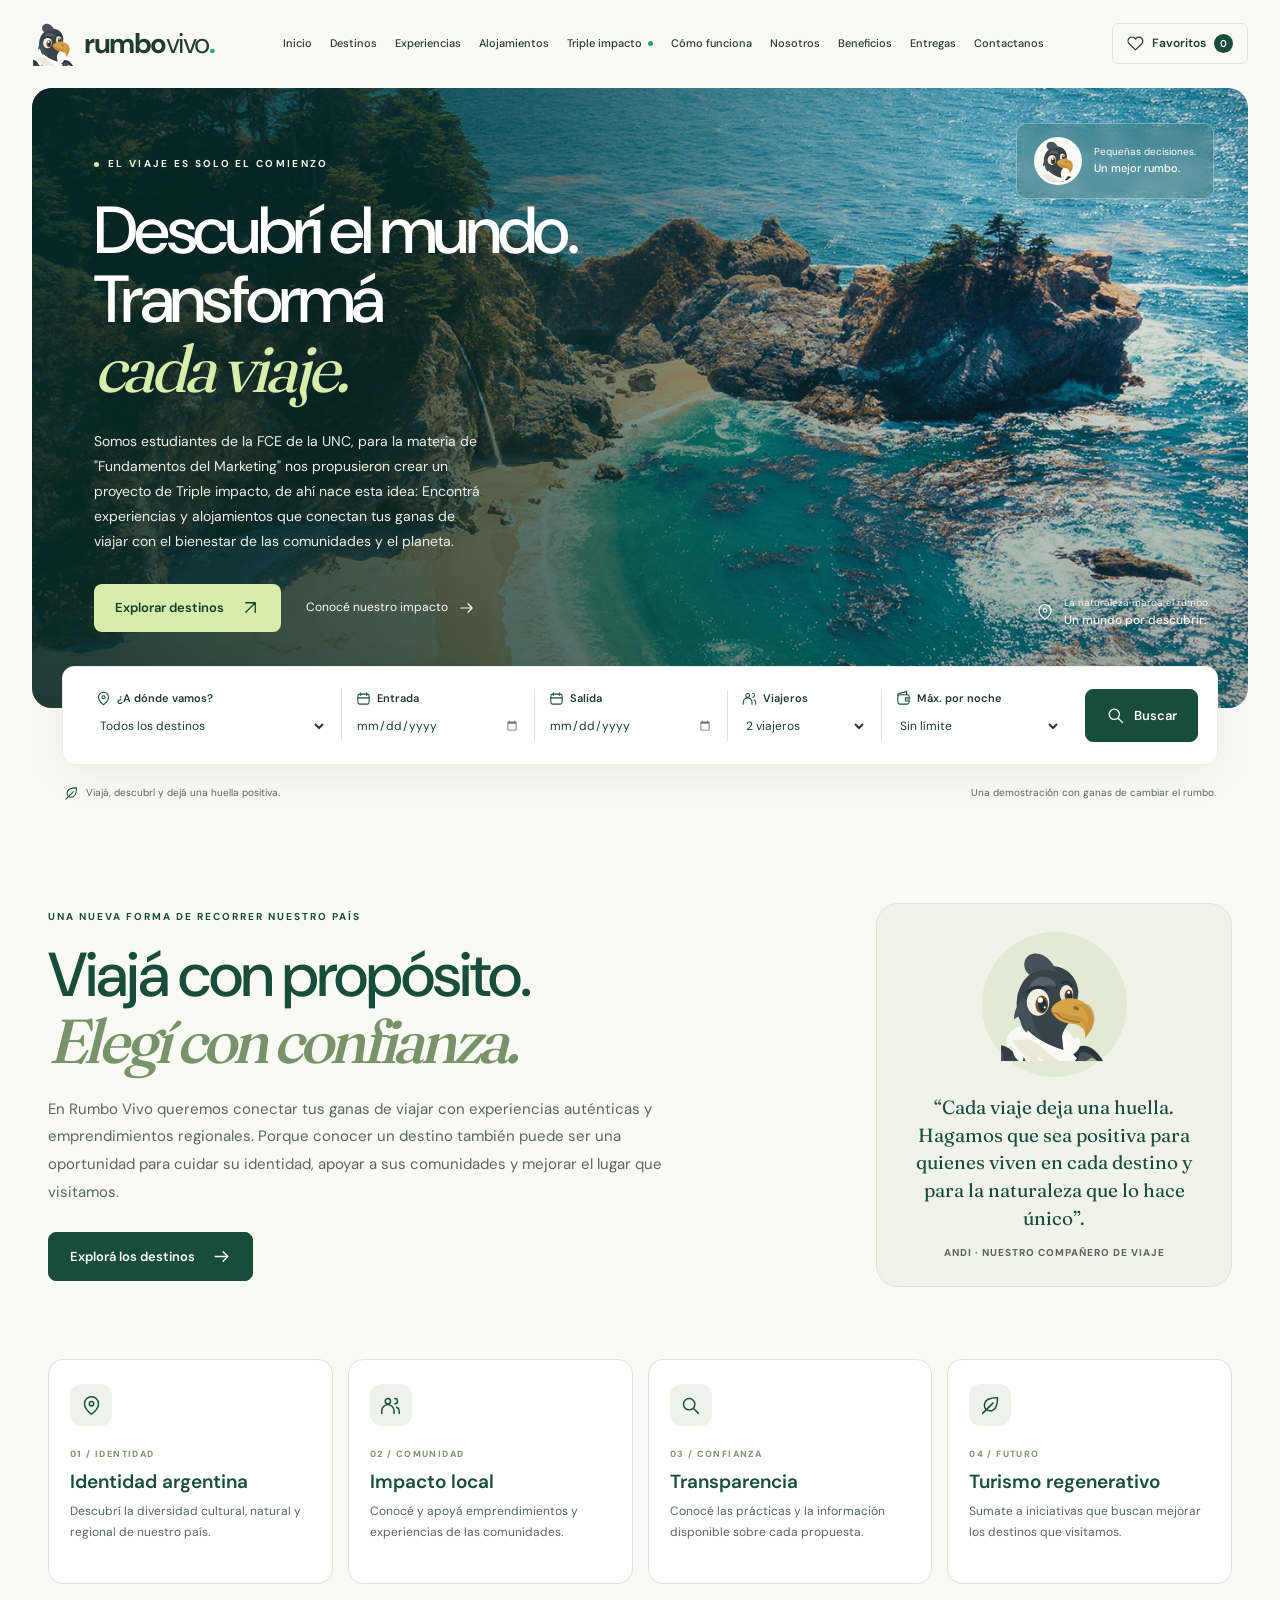
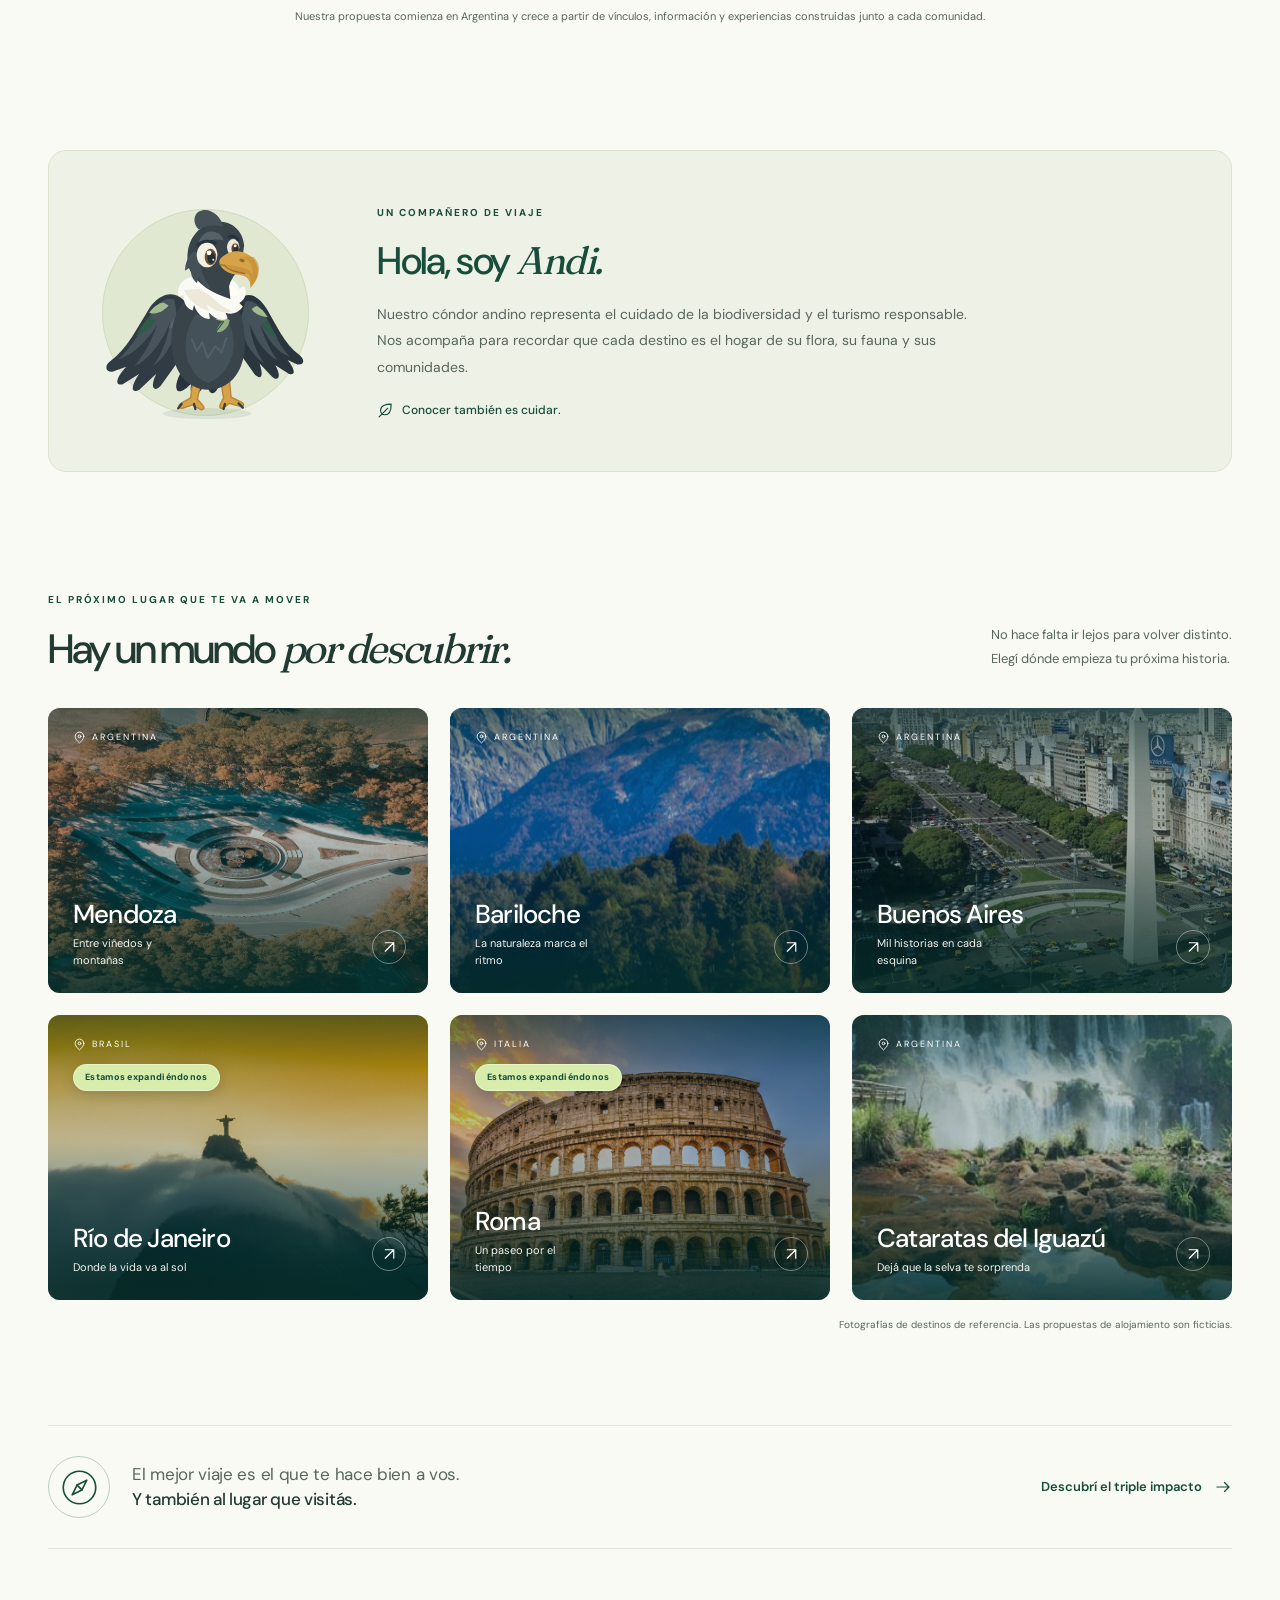
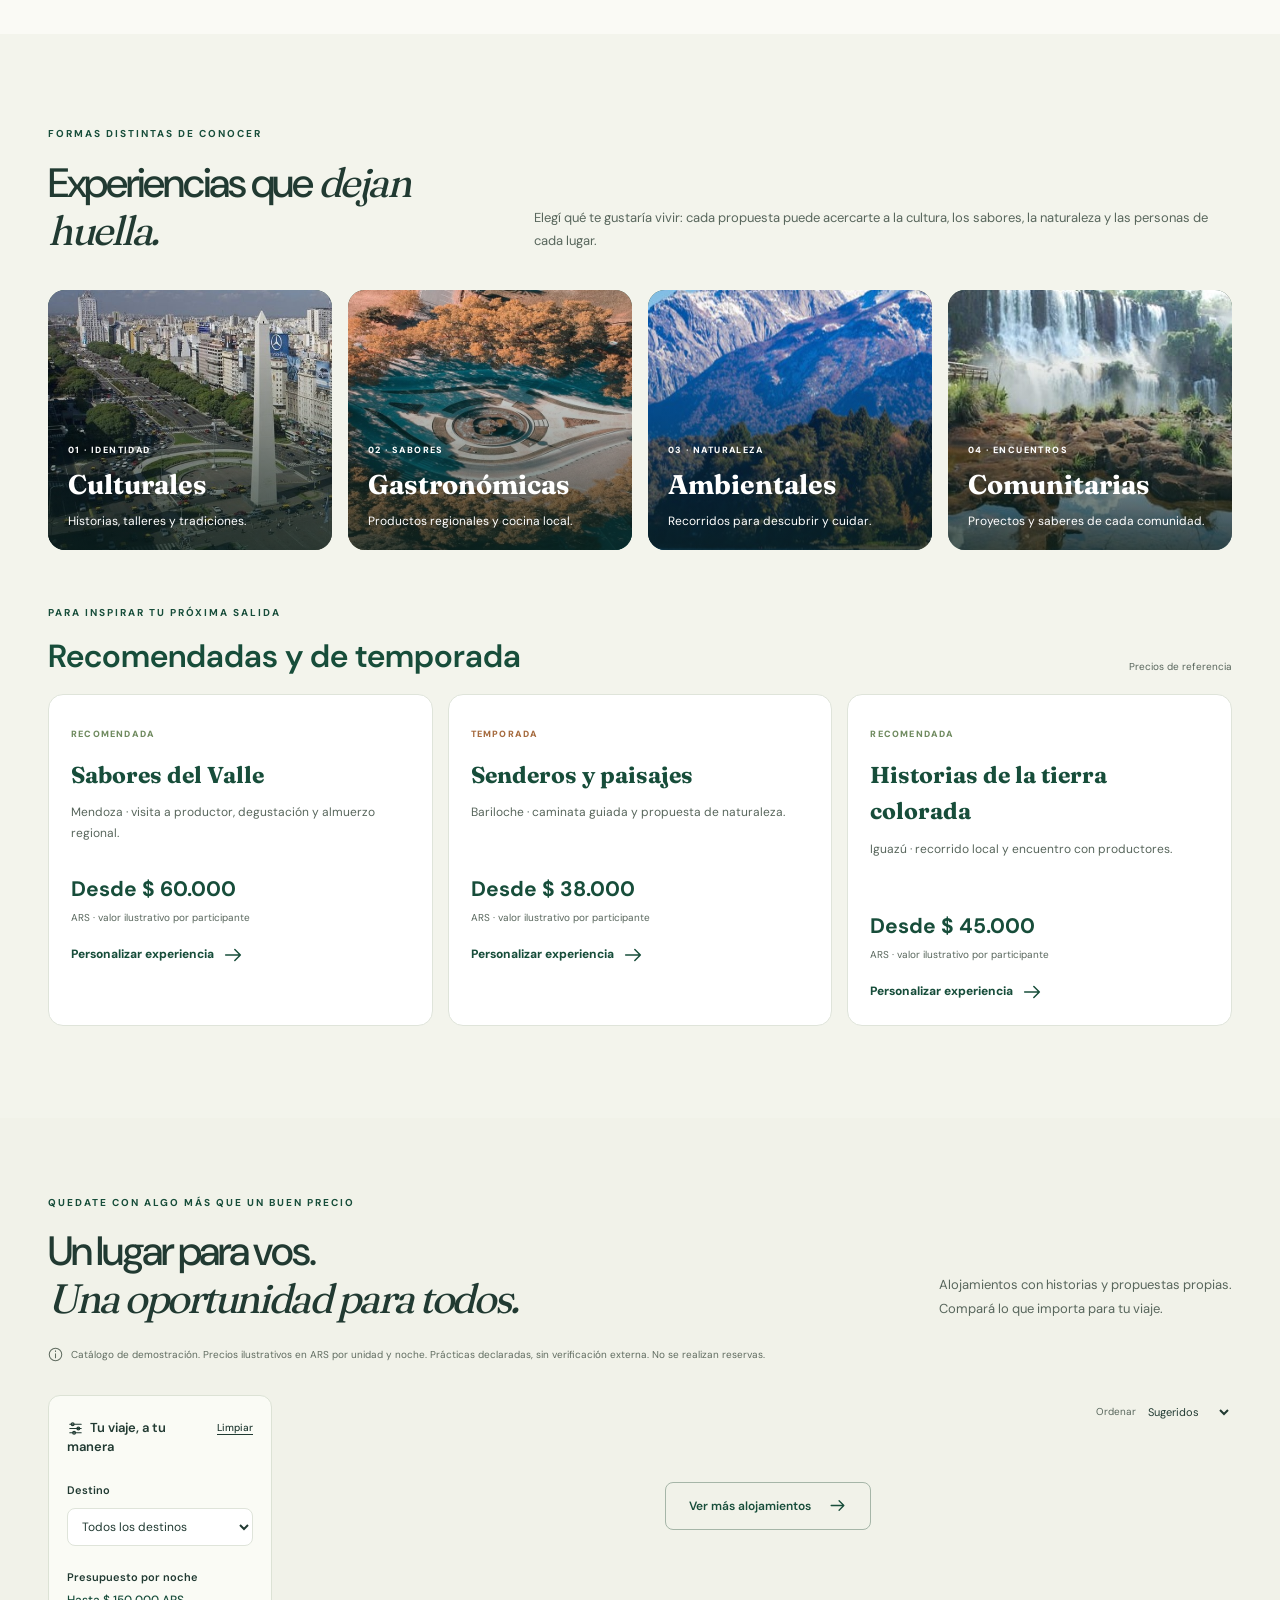
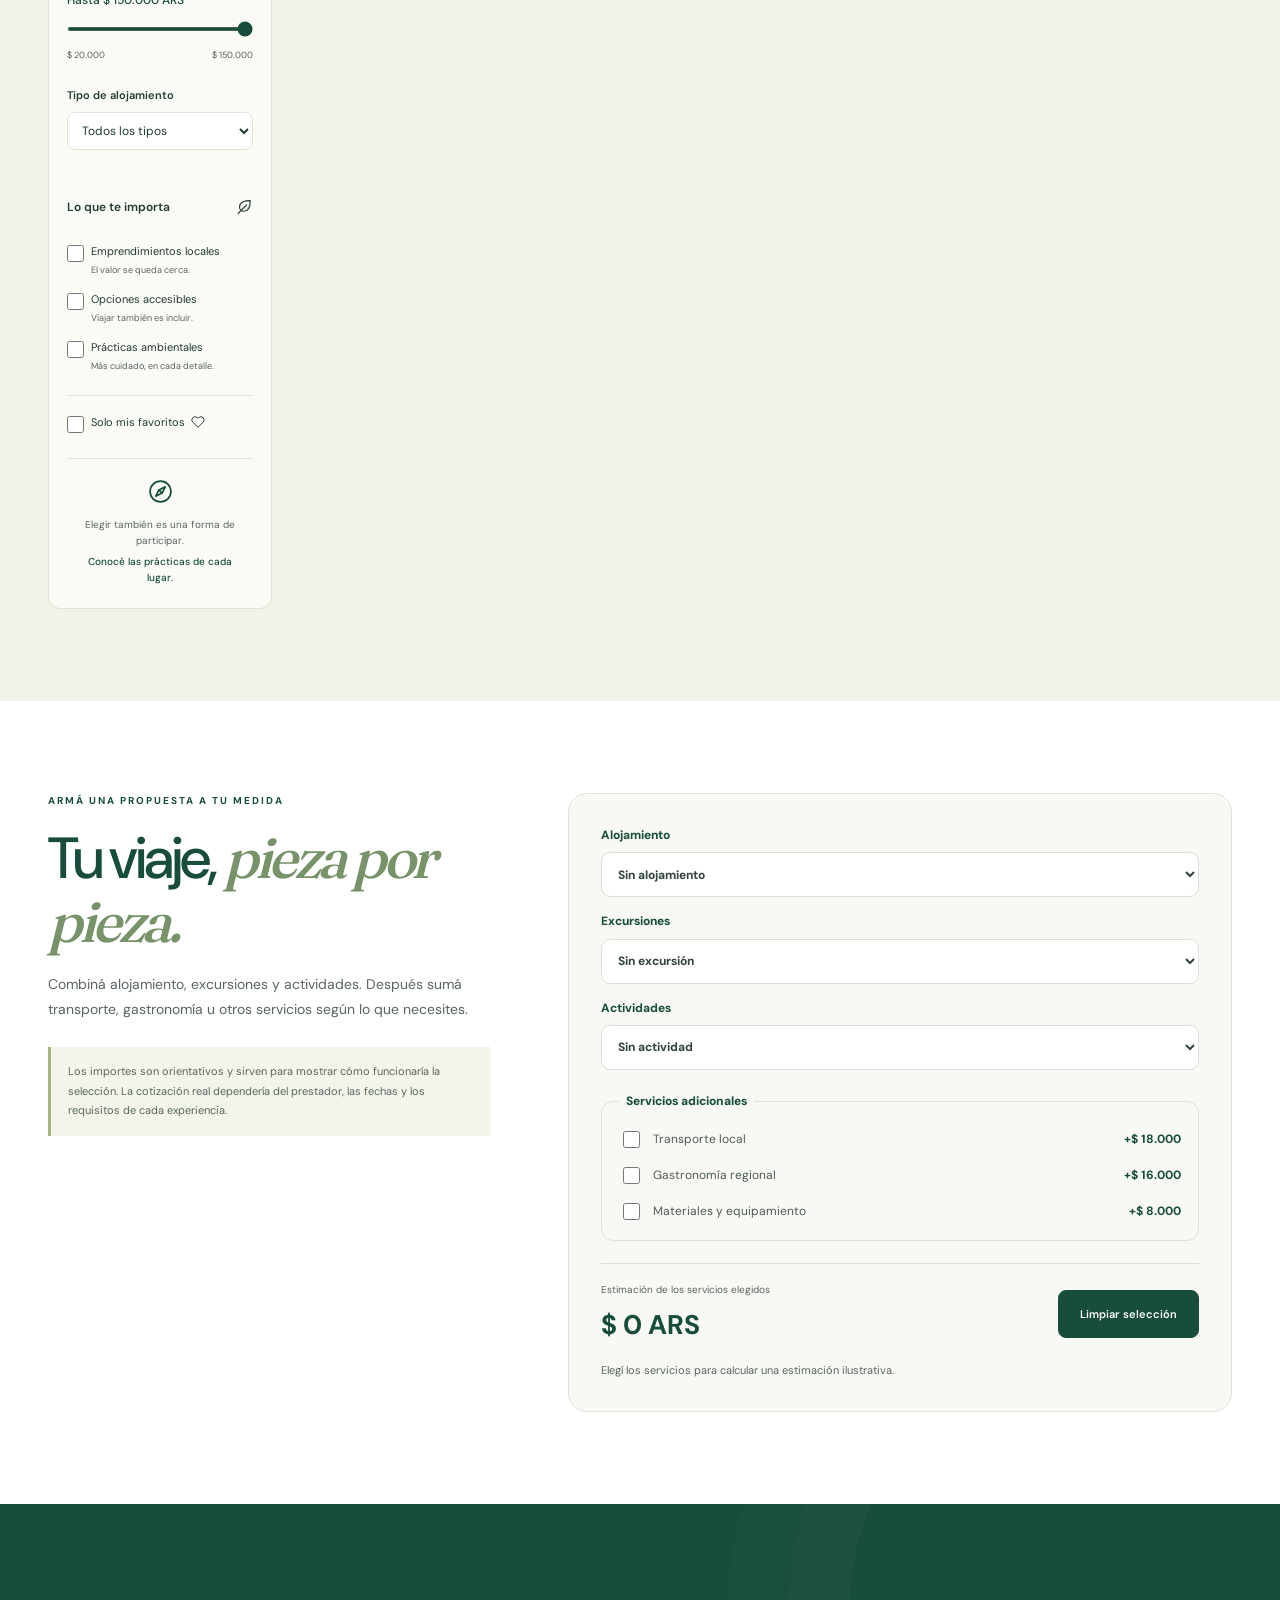
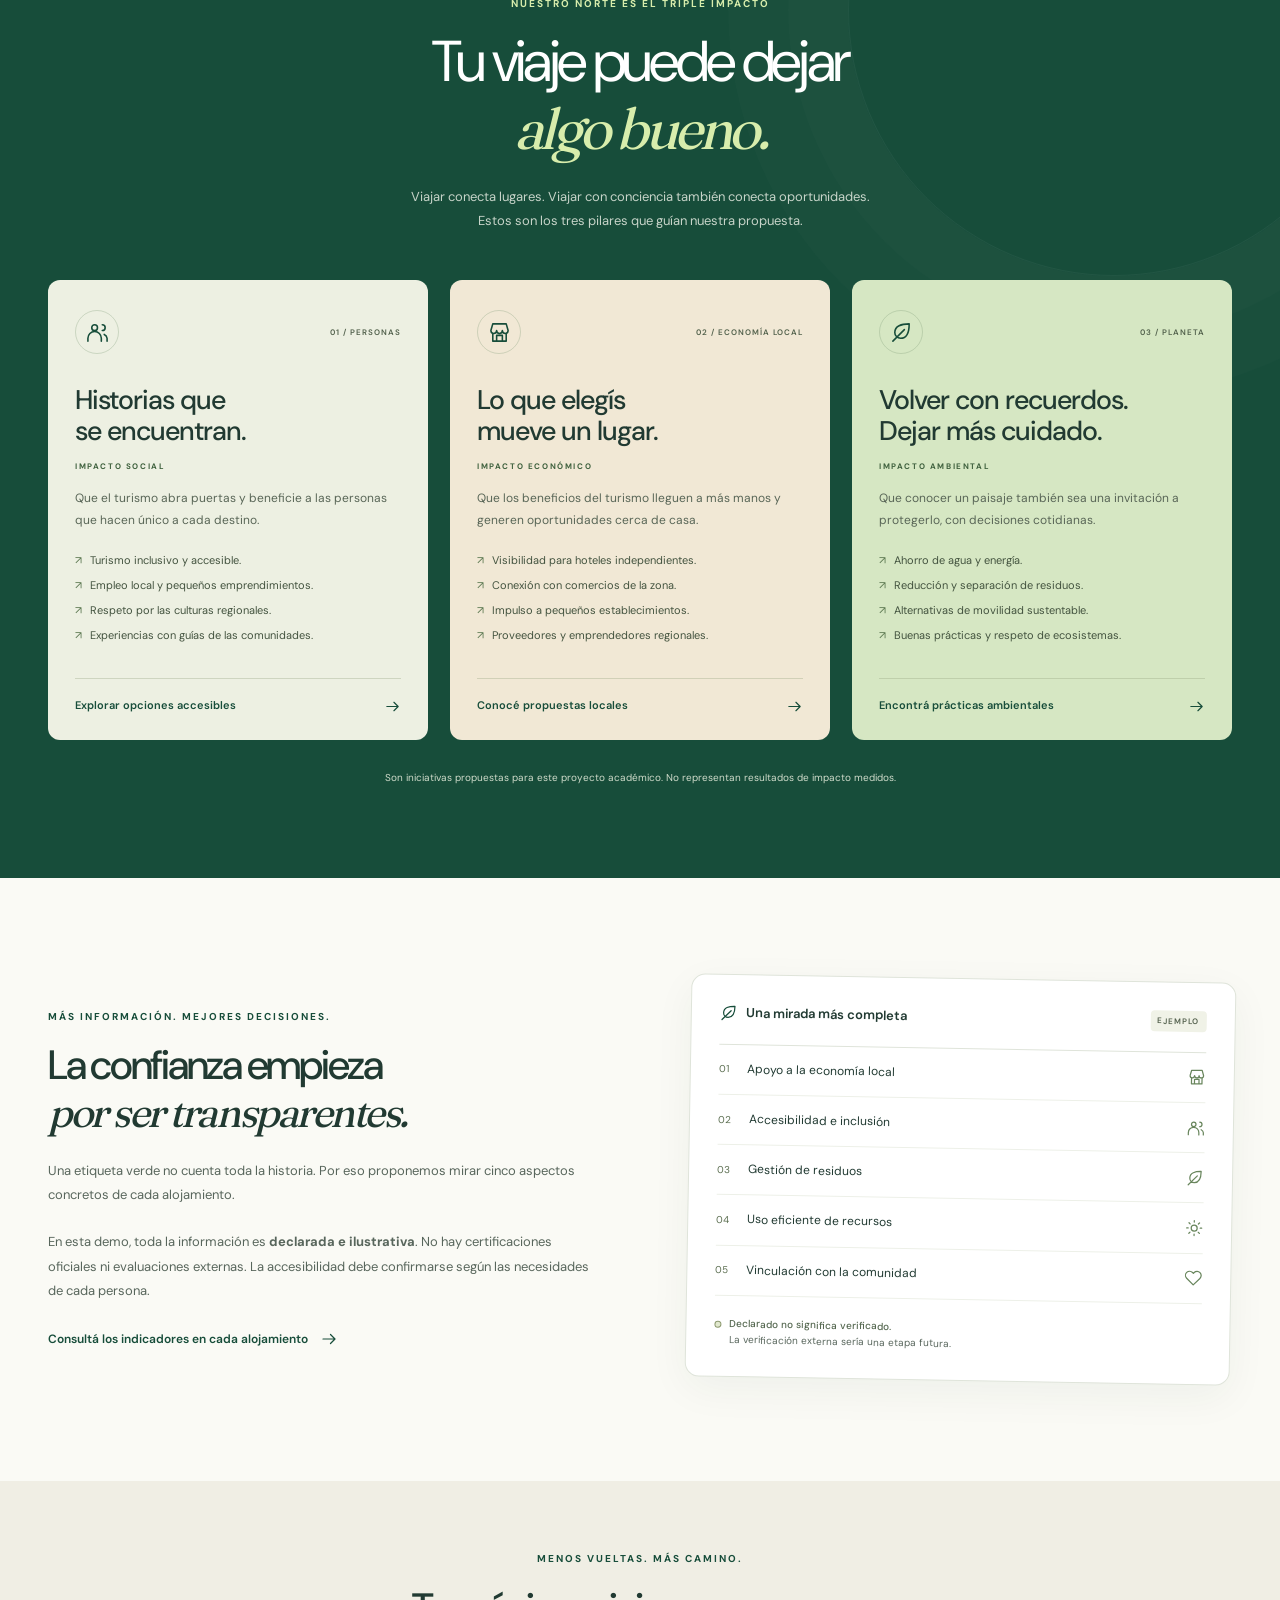
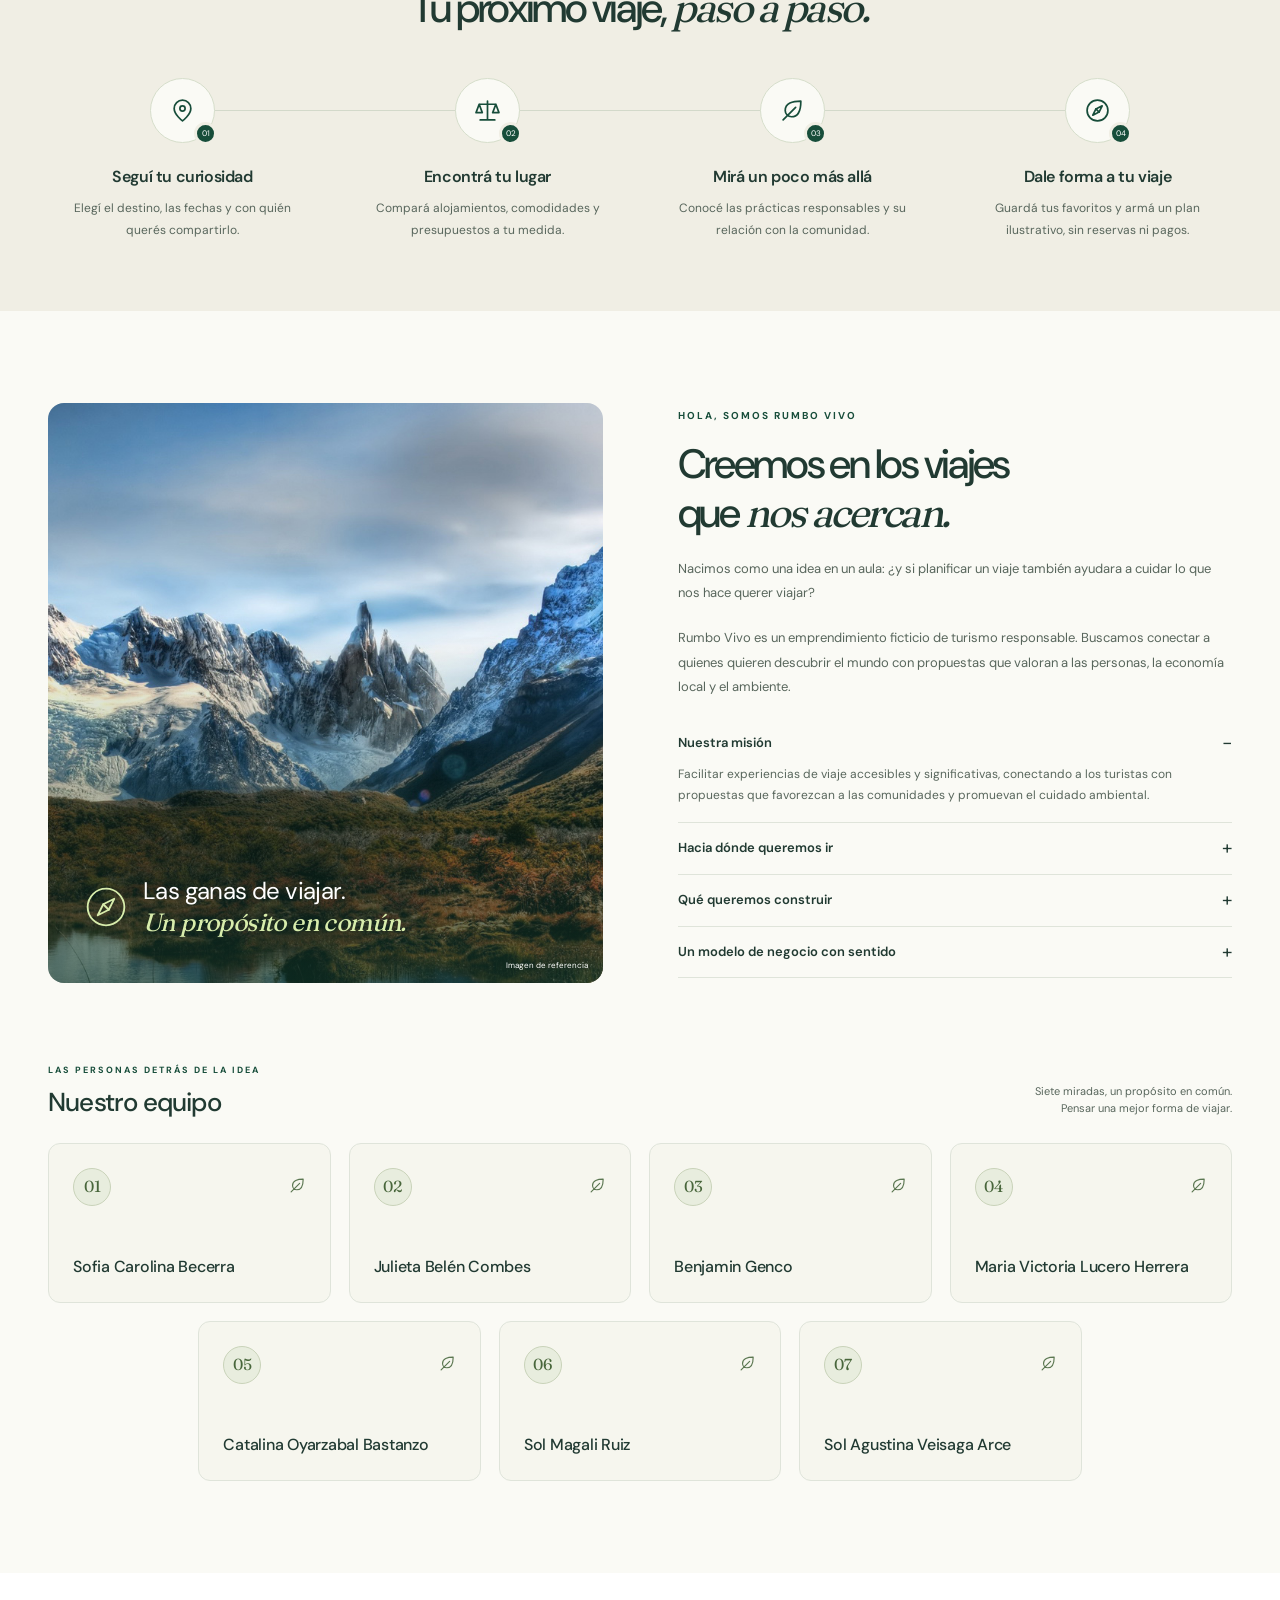
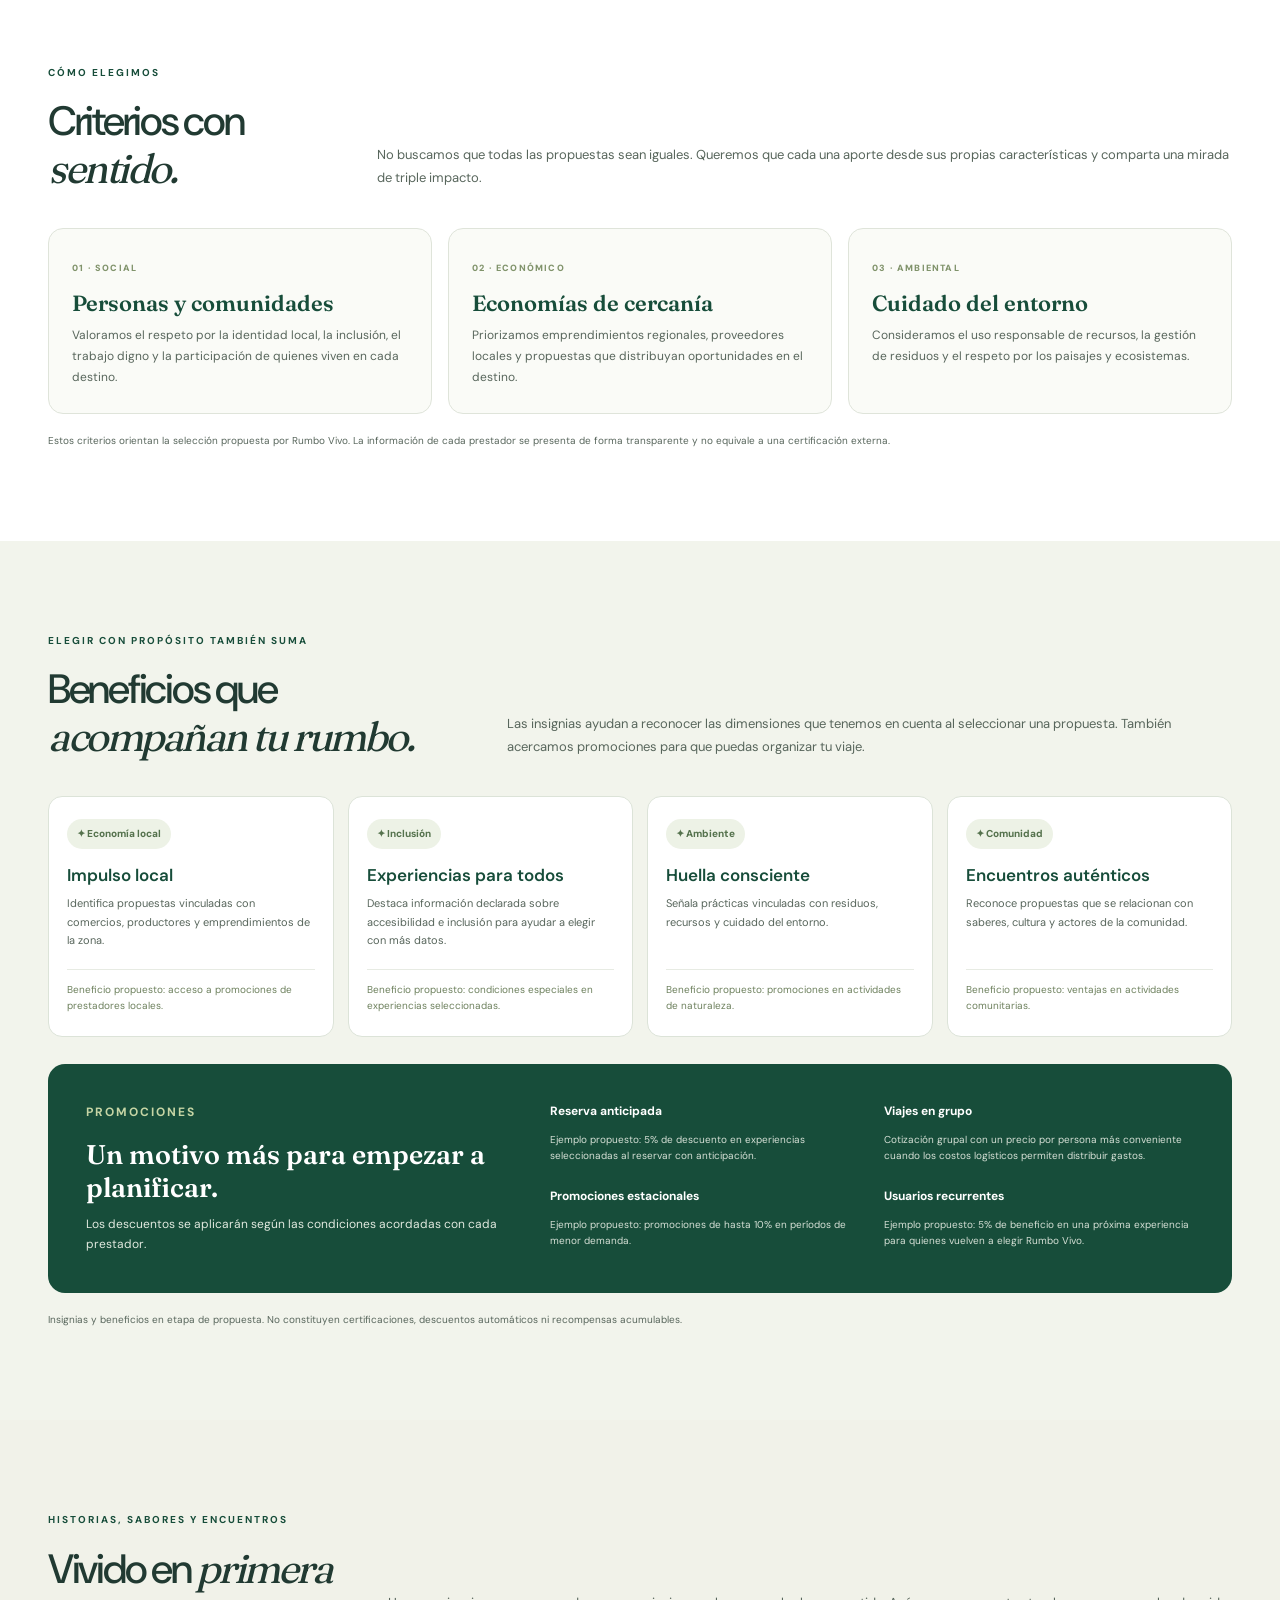
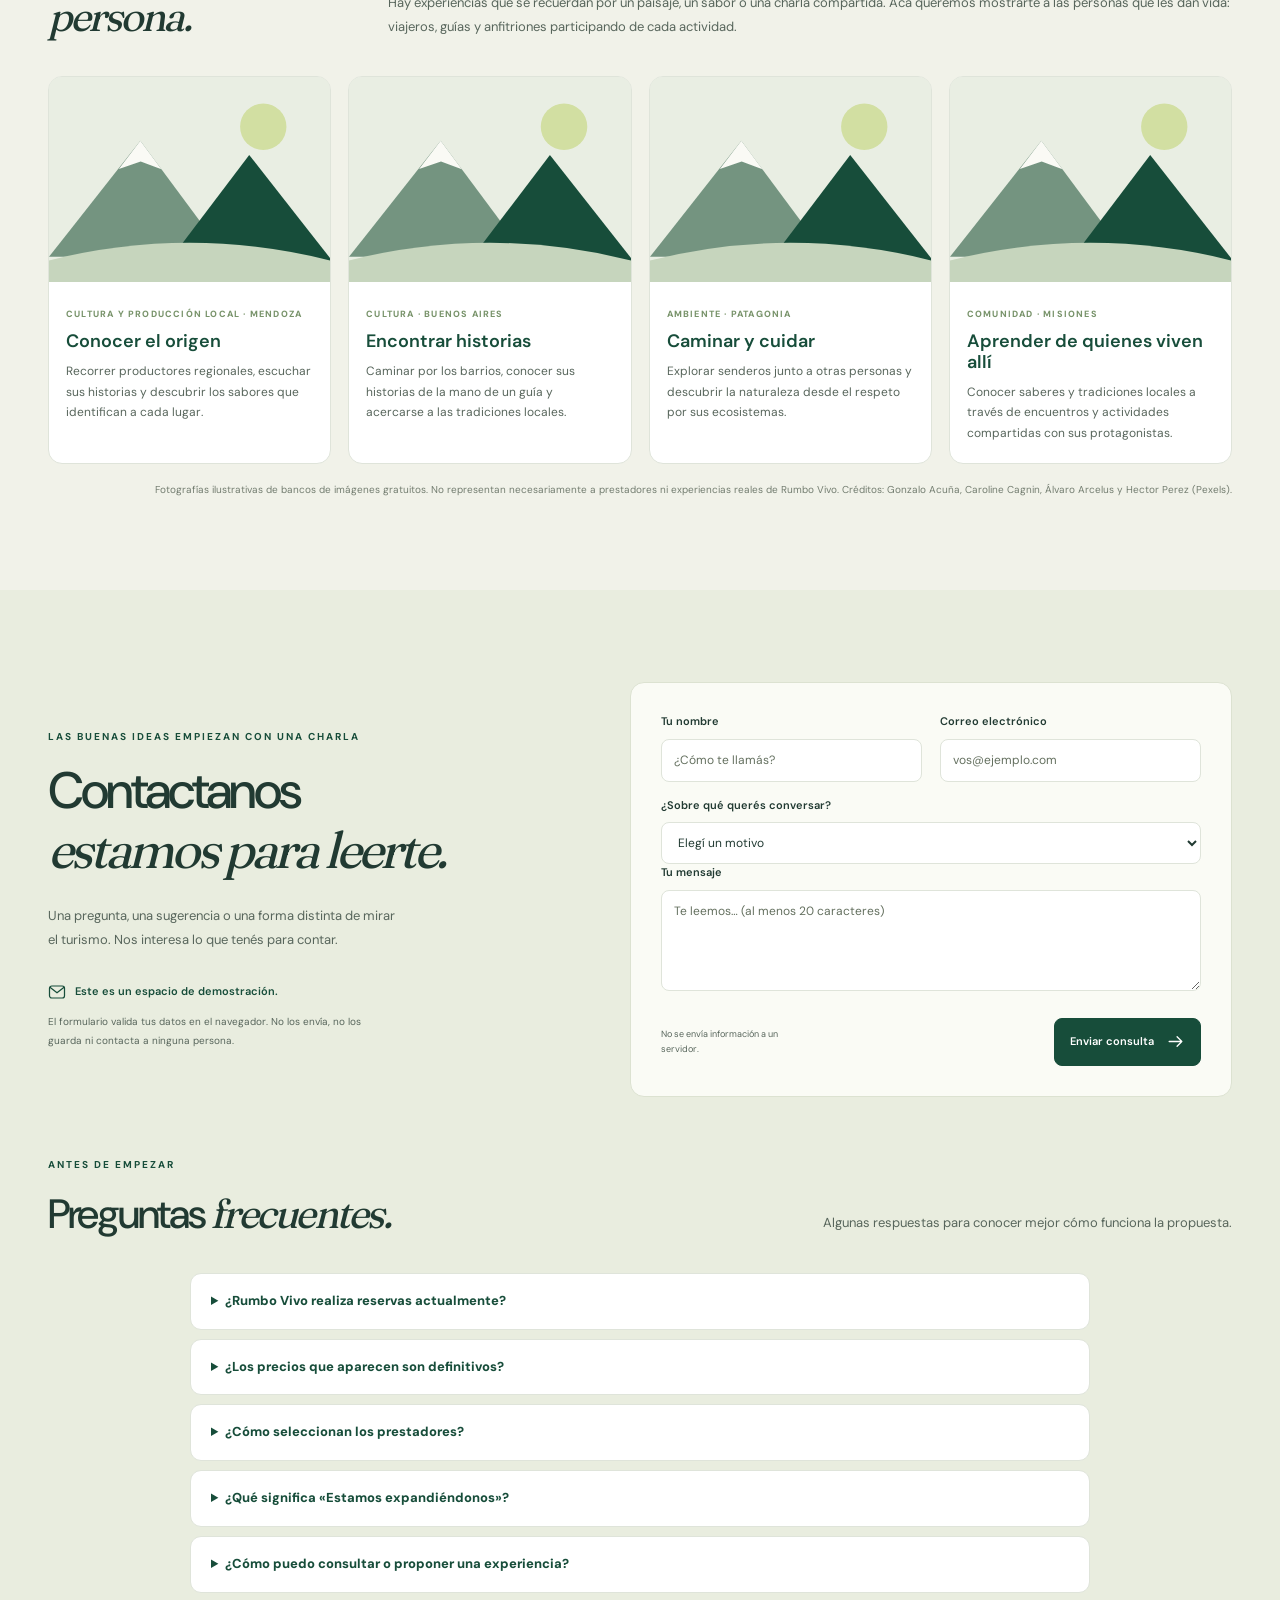
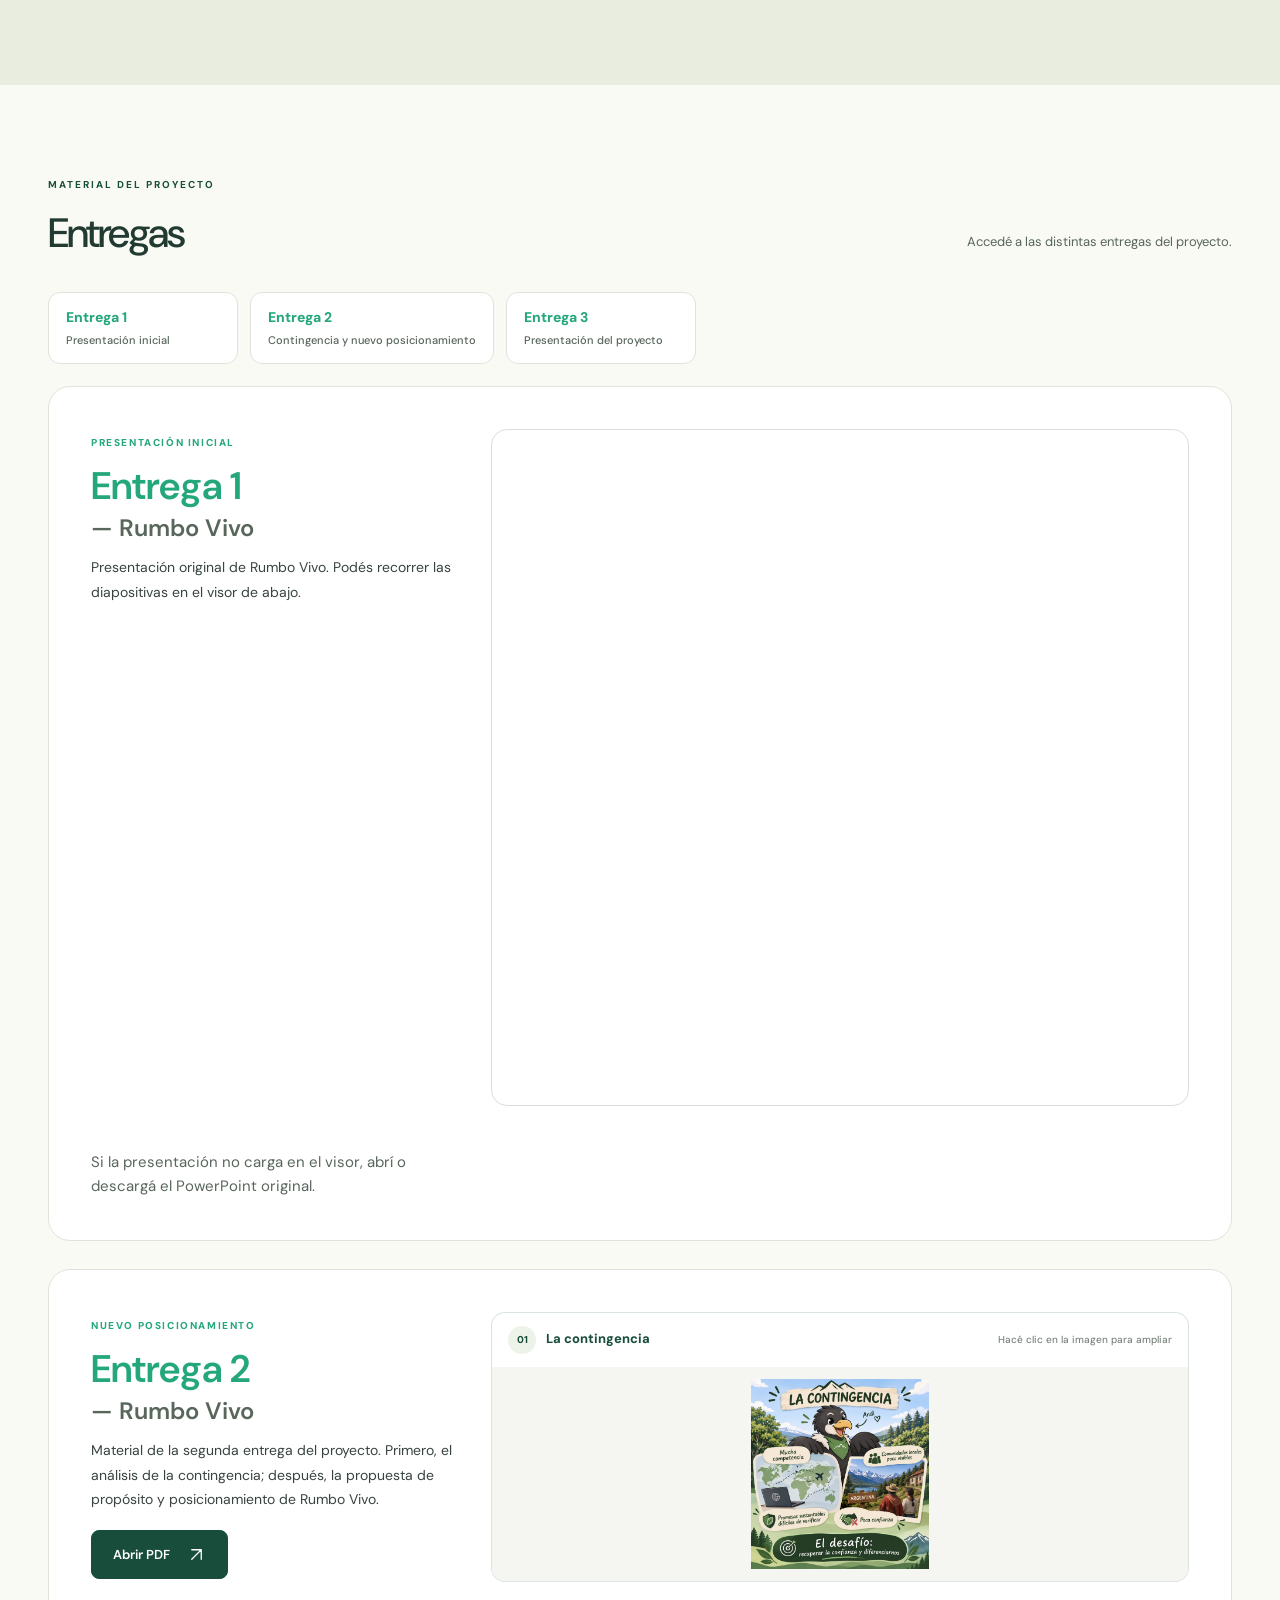
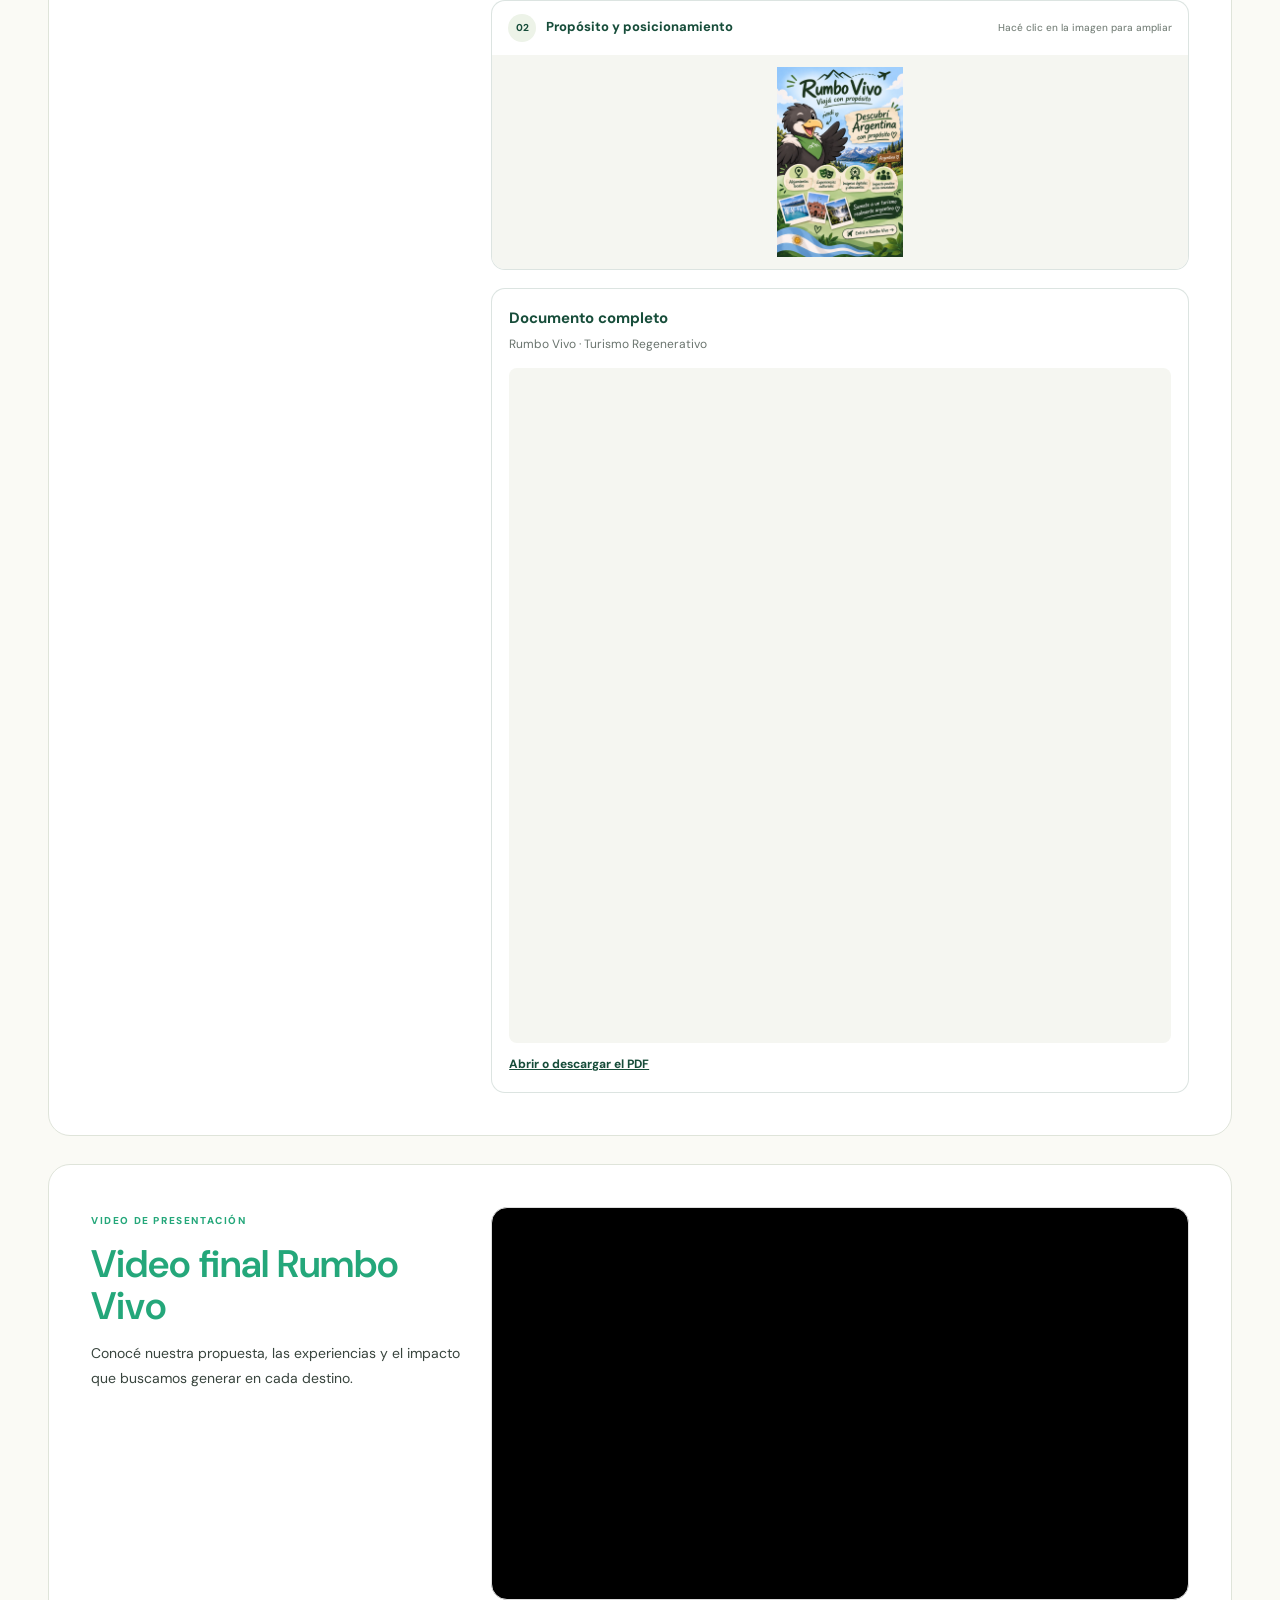
<file: index.html>
<!doctype html>
<html lang="es-AR">
  <head>
    <meta charset="UTF-8" />
    <meta name="viewport" content="width=device-width, initial-scale=1" />
    <meta name="theme-color" content="#174D3A" />
    <meta
      name="description"
      content="Descubrí destinos y compará alojamientos con una mirada social, económica y ambiental. Rumbo Vivo: viajá, descubrí y dejá una huella positiva. Demostración académica."
    />
    <title>Rumbo Vivo — Viajes que dejan algo bueno</title>
    <link
      rel="icon"
      href="assets/images/andi.svg#retrato"
      type="image/svg+xml"
    />
    <link
      rel="preload"
      href="assets/fonts/dm-sans.ttf"
      as="font"
      type="font/ttf"
      crossorigin
    />
    <link
      rel="preload"
      href="assets/fonts/fraunces.ttf"
      as="font"
      type="font/ttf"
      crossorigin
    />
    <link rel="preload" href="assets/images/hero.png" as="image" />
    <link rel="stylesheet" href="css/styles.css" />
    <script src="js/data.js" defer></script>
    <script src="js/app.js" defer></script>
    <script src="js/marketing.js" defer></script>
  </head>
  <body>
    <a class="skip-link" href="#contenido">Saltar al contenido</a>
    <svg class="svg-defs" xmlns="http://www.w3.org/2000/svg" aria-hidden="true">
      <defs>
        <symbol id="i-compass" viewBox="0 0 24 24">
          <circle cx="12" cy="12" r="10" />
          <path d="m16.5 7.5-3 6-6 3 3-6Z" />
          <path d="m10.5 10.5 3 3" />
        </symbol>
        <symbol id="i-arrow" viewBox="0 0 24 24">
          <path d="M4 12h16m-6-6 6 6-6 6" />
        </symbol>
        <symbol id="i-arrow-up" viewBox="0 0 24 24">
          <path d="M12 20V4m-6 6 6-6 6 6" />
        </symbol>
        <symbol id="i-northeast" viewBox="0 0 24 24">
          <path d="M6 18 18 6M6 6h12v12" />
        </symbol>
        <symbol id="i-leaf" viewBox="0 0 24 24">
          <path
            d="M20 3c-8 0-15 2-15 9a6 6 0 0 0 6 6c7 0 9-7 9-15ZM3 21l12-12"
          />
        </symbol>
        <symbol id="i-heart" viewBox="0 0 24 24">
          <path
            d="M20.8 4.6a5.5 5.5 0 0 0-7.8 0L12 5.7l-1.1-1.1a5.5 5.5 0 0 0-7.8 7.8L12 21l8.8-8.6a5.5 5.5 0 0 0 0-7.8Z"
          />
        </symbol>
        <symbol id="i-pin" viewBox="0 0 24 24">
          <path d="M20 10c0 6-8 12-8 12S4 16 4 10a8 8 0 1 1 16 0Z" />
          <circle cx="12" cy="10" r="2.5" />
        </symbol>
        <symbol id="i-calendar" viewBox="0 0 24 24">
          <rect x="3" y="5" width="18" height="16" rx="3" />
          <path d="M7 3v4m10-4v4M3 11h18" />
        </symbol>
        <symbol id="i-people" viewBox="0 0 24 24">
          <circle cx="9" cy="7" r="3" />
          <path
            d="M2 21v-3a7 7 0 0 1 14 0v3M17 4a3 3 0 0 1 0 6m2 4a5 5 0 0 1 3 4v3"
          />
        </symbol>
        <symbol id="i-wallet" viewBox="0 0 24 24">
          <rect x="3" y="6" width="18" height="15" rx="3" />
          <path d="M3 8V6a2 2 0 0 1 1.5-2L17 1v5m4 5h-6v5h6m-3-2.5h.01" />
        </symbol>
        <symbol id="i-search" viewBox="0 0 24 24">
          <circle cx="10.5" cy="10.5" r="6.5" />
          <path d="m16 16 5 5" />
        </symbol>
        <symbol id="i-menu" viewBox="0 0 24 24">
          <path d="M4 6h16M4 12h16M4 18h16" />
        </symbol>
        <symbol id="i-close" viewBox="0 0 24 24">
          <path d="m6 6 12 12M6 18 18 6" />
        </symbol>
        <symbol id="i-check" viewBox="0 0 24 24">
          <path d="m5 12 4 4L19 6" />
        </symbol>
        <symbol id="i-sun" viewBox="0 0 24 24">
          <circle cx="12" cy="12" r="4" />
          <path
            d="M12 2v2m0 16v2M2 12h2m16 0h2M5 5l1.5 1.5m11 11L19 19M5 19l1.5-1.5m11-11L19 5"
          />
        </symbol>
        <symbol id="i-shop" viewBox="0 0 24 24">
          <path
            d="M3 10 5 3h14l2 7M3 10a3 3 0 0 0 6 0 3 3 0 0 0 6 0 3 3 0 0 0 6 0M5 13v8h14v-8M9 21v-6h6v6"
          />
        </symbol>
        <symbol id="i-filter" viewBox="0 0 24 24">
          <path d="M4 6h16M4 12h16M4 18h16" />
          <circle cx="8" cy="6" r="2" />
          <circle cx="16" cy="12" r="2" />
          <circle cx="10" cy="18" r="2" />
        </symbol>
        <symbol id="i-info" viewBox="0 0 24 24">
          <circle cx="12" cy="12" r="10" />
          <path d="M12 11v6m0-11v1" />
        </symbol>
        <symbol id="i-scale" viewBox="0 0 24 24">
          <path d="M12 3v18M5 21h14M4 6h16M4 6l-3 8h6Zm16 0-3 8h6Z" />
        </symbol>
        <symbol id="i-mail" viewBox="0 0 24 24">
          <rect x="2" y="4" width="20" height="16" rx="3" />
          <path d="m3 6 9 7 9-7" />
        </symbol>
      </defs>
    </svg>

    <header class="site-header">
      <div class="nav-shell">
        <a class="brand" href="#inicio" aria-label="Rumbo Vivo, inicio"
          ><span class="brand-mark"
            ><img
              src="assets/images/andi.svg#retrato"
              alt="Andi, el cóndor andino de Rumbo Vivo"
              width="44"
              height="44" /></span
          ><span
            >rumbo<span class="brand-light">vivo</span
            ><span class="brand-dot">.</span></span
          ></a
        >
        <button
          class="menu-toggle icon-button"
          id="menu-toggle"
          type="button"
          aria-label="Abrir menú"
          aria-expanded="false"
          aria-controls="main-nav"
        >
          <svg class="icon"><use href="#i-menu" /></svg>
        </button>
        <nav id="main-nav" class="main-nav" aria-label="Navegación principal">
          <a href="#inicio" class="nav-home">Inicio</a
          ><a href="#destinos">Destinos</a
          ><a href="#experiencias">Experiencias</a
          ><a href="#alojamientos">Alojamientos</a
          ><a href="#impacto">Triple impacto <span class="nav-dot"></span></a
          ><a href="#como-funciona">Cómo funciona</a
          ><a href="#nosotros">Nosotros</a
          ><a href="#beneficios">Beneficios</a
          ><a href="#entregas">Entregas</a
          ><a href="#contacto" class="mobile-contact">Contactanos</a>
        </nav>
        <button class="favorites-button" id="open-favorites" type="button">
          <svg class="icon"><use href="#i-heart" /></svg><span>Favoritos</span
          ><span class="count" id="favorite-count">0</span>
        </button>
      </div>
    </header>

    <main id="contenido">
      <section
        class="hero-wrap container"
        id="inicio"
        aria-labelledby="hero-title"
      >
        <div class="hero">
          <img
            class="hero-image"
            src="assets/images/hero.png"
            alt="Una cala de aguas turquesas entre acantilados y vegetación"
            fetchpriority="high"
            width="1400"
            height="933"
          />
          <div class="hero-shade"></div>
          <div class="hero-content">
            <span class="eyebrow hero-eyebrow"
              ><span class="tiny-dot"></span> EL VIAJE ES SOLO EL COMIENZO</span
            >
            <h1 id="hero-title">
              Descubrí el mundo.<br />Transformá<br /><em>cada viaje.</em>
            </h1>
            <p>
              Somos estudiantes de la FCE de la UNC, para la materia de "Fundamentos del Marketing" nos propusieron crear un proyecto de Triple impacto, de ahí nace esta idea: Encontrá experiencias y alojamientos que conectan tus ganas de
              viajar con el bienestar de las comunidades y el planeta.
            </p>
            <div class="hero-actions">
              <a class="button button-lime" href="#destinos"
                >Explorar destinos
                <svg class="icon"><use href="#i-northeast" /></svg></a
              ><a class="hero-link" href="#impacto"
                >Conocé nuestro impacto
                <svg class="icon"><use href="#i-arrow" /></svg
              ></a>
            </div>
          </div>
          <div class="hero-note">
            <svg class="icon"><use href="#i-pin" /></svg
            ><span
              >La naturaleza marca el rumbo.<strong
                >Un mundo por descubrir.</strong
              ></span
            >
          </div>
          <div
            class="hero-seal"
            aria-label="Personas, planeta y economía local"
          >
            <img
              src="assets/images/andi.svg#retrato"
              alt="Andi nos acompaña"
              width="48"
              height="48"
            /><span
              >Pequeñas decisiones.<br /><strong>Un mejor rumbo.</strong></span
            >
          </div>
        </div>
        <form id="search-form" class="search-form" novalidate>
          <div class="search-field destination-field">
            <label for="search-destination"
              ><svg class="icon"><use href="#i-pin" /></svg> ¿A dónde
              vamos?</label
            ><select id="search-destination" name="destination">
              <option value="">Todos los destinos</option>
            </select>
          </div>
          <div class="search-field">
            <label for="check-in"
              ><svg class="icon"><use href="#i-calendar" /></svg> Entrada</label
            ><input id="check-in" type="date" aria-describedby="search-error" />
          </div>
          <div class="search-field">
            <label for="check-out"
              ><svg class="icon"><use href="#i-calendar" /></svg> Salida</label
            ><input
              id="check-out"
              type="date"
              aria-describedby="search-error"
            />
          </div>
          <div class="search-field travelers-field">
            <label for="travelers"
              ><svg class="icon"><use href="#i-people" /></svg> Viajeros</label
            ><select id="travelers">
              <option value="1">1 viajero</option>
              <option value="2" selected>2 viajeros</option>
              <option value="3">3 viajeros</option>
              <option value="4">4 viajeros</option>
              <option value="5">5 viajeros</option>
              <option value="6">6 viajeros</option>
            </select>
          </div>
          <div class="search-field budget-field">
            <label for="search-budget"
              ><svg class="icon"><use href="#i-wallet" /></svg> Máx. por
              noche</label
            ><select id="search-budget">
              <option value="150000">Sin límite</option>
              <option value="40000">$ 40.000 ARS</option>
              <option value="60000">$ 60.000 ARS</option>
              <option value="90000">$ 90.000 ARS</option>
              <option value="120000">$ 120.000 ARS</option>
            </select>
          </div>
          <button class="button button-green search-button" type="submit">
            <svg class="icon"><use href="#i-search" /></svg><span>Buscar</span>
          </button>
          <p class="form-error search-error" id="search-error" role="alert"></p>
        </form>
        <div class="hero-footnote">
          <span
            ><svg class="icon"><use href="#i-leaf" /></svg> Viajá, descubrí y
            dejá una huella positiva.</span
          ><span>Una demostración con ganas de cambiar el rumbo.</span>
        </div>
      </section>

      <section
        id="nuestro-rumbo"
        class="purpose-section section container"
        aria-labelledby="purpose-title"
      >
        <div class="purpose-heading reveal">
          <div class="purpose-copy">
            <p class="eyebrow">UNA NUEVA FORMA DE RECORRER NUESTRO PAÍS</p>
            <h2 id="purpose-title">
              Viajá con propósito.<br /><em>Elegí con confianza.</em>
            </h2>
            <p class="purpose-lead">
              En Rumbo Vivo queremos conectar tus ganas de viajar con experiencias
              auténticas y emprendimientos regionales. Porque conocer un destino
              también puede ser una oportunidad para cuidar su identidad, apoyar
              a sus comunidades y mejorar el lugar que visitamos.
            </p>
            <a class="button button-green" href="#destinos">
              Explorá los destinos
              <svg class="icon"><use href="#i-arrow" /></svg>
            </a>
          </div>
          <div class="purpose-andi">
            <div class="purpose-andi-image">
              <img
                src="assets/images/andi.svg#retrato"
                alt="Andi, el cóndor andino que acompaña a Rumbo Vivo"
                width="170"
                height="170"
                loading="lazy"
              />
            </div>
            <p class="purpose-quote">
              “Cada viaje deja una huella. Hagamos que sea positiva para quienes
              viven en cada destino y para la naturaleza que lo hace único”.
            </p>
            <span>Andi · Nuestro compañero de viaje</span>
          </div>
        </div>

        <div class="purpose-pillars" aria-label="Los cuatro pilares de Rumbo Vivo">
          <article class="purpose-pillar reveal">
            <span class="purpose-icon"><svg class="icon"><use href="#i-pin" /></svg></span>
            <p class="purpose-index">01 / IDENTIDAD</p>
            <h3>Identidad argentina</h3>
            <p>Descubrí la diversidad cultural, natural y regional de nuestro país.</p>
          </article>
          <article class="purpose-pillar reveal">
            <span class="purpose-icon"><svg class="icon"><use href="#i-people" /></svg></span>
            <p class="purpose-index">02 / COMUNIDAD</p>
            <h3>Impacto local</h3>
            <p>Conocé y apoyá emprendimientos y experiencias de las comunidades.</p>
          </article>
          <article class="purpose-pillar reveal">
            <span class="purpose-icon"><svg class="icon"><use href="#i-search" /></svg></span>
            <p class="purpose-index">03 / CONFIANZA</p>
            <h3>Transparencia</h3>
            <p>Conocé las prácticas y la información disponible sobre cada propuesta.</p>
          </article>
          <article class="purpose-pillar reveal">
            <span class="purpose-icon"><svg class="icon"><use href="#i-leaf" /></svg></span>
            <p class="purpose-index">04 / FUTURO</p>
            <h3>Turismo regenerativo</h3>
            <p>Sumate a iniciativas que buscan mejorar los destinos que visitamos.</p>
          </article>
        </div>
        <p class="purpose-footnote">
          Nuestra propuesta comienza en Argentina y crece a partir de vínculos,
          información y experiencias construidas junto a cada comunidad.
        </p>
      </section>

      <section class="andi-feature container" id="andi" aria-label="Conocé a Andi">
        <aside class="andi-intro reveal" aria-labelledby="andi-title">
          <div class="andi-portrait">
            <img
              src="assets/images/andi.svg"
              alt="Andi, un cóndor andino de plumaje gris oscuro, collar blanco y pico dorado, con las alas abiertas y detalles verdes"
              width="320"
              height="336"
              loading="lazy"
            />
          </div>
          <div class="andi-copy">
            <p class="eyebrow">UN COMPAÑERO DE VIAJE</p>
            <h3 id="andi-title">Hola, soy <em>Andi.</em></h3>
            <p>
              Nuestro cóndor andino representa el cuidado de la biodiversidad y
              el turismo responsable. Nos acompaña para recordar que cada
              destino es el hogar de su flora, su fauna y sus comunidades.
            </p>
            <span class="andi-motto"
              ><svg class="icon" aria-hidden="true"><use href="#i-leaf" /></svg>
              Conocer también es cuidar.</span
            >
          </div>
        </aside>
      </section>

      <section
        id="destinos"
        class="section container"
        aria-labelledby="destinations-title"
      >
        <div class="section-heading reveal">
          <div>
            <p class="eyebrow">EL PRÓXIMO LUGAR QUE TE VA A MOVER</p>
            <h2 id="destinations-title">
              Hay un mundo <em>por descubrir.</em>
            </h2>
          </div>
          <p>
            No hace falta ir lejos para volver distinto.<br />Elegí dónde
            empieza tu próxima historia.
          </p>
        </div>
        <div class="destination-grid" id="destination-grid"></div>
        <p class="section-caption">
          Fotografías de destinos de referencia. Las propuestas de alojamiento
          son ficticias.
        </p>
      </section>

      <section
        class="impact-intro container reveal"
        aria-label="Nuestra forma de viajar"
      >
        <div class="intro-symbol">
          <svg class="icon"><use href="#i-compass" /></svg>
        </div>
        <p>
          El mejor viaje es el que te hace bien a vos.<br /><strong
            >Y también al lugar que visitás.</strong
          >
        </p>
        <a class="text-link" href="#impacto"
          >Descubrí el triple impacto
          <svg class="icon"><use href="#i-arrow" /></svg
        ></a>
      </section>

      <section id="experiencias" class="section experience-showcase" aria-labelledby="experience-title">
        <div class="container">
          <div class="section-heading reveal">
            <div>
              <p class="eyebrow">FORMAS DISTINTAS DE CONOCER</p>
              <h2 id="experience-title">Experiencias que <em>dejan huella.</em></h2>
            </div>
            <p>Elegí qué te gustaría vivir: cada propuesta puede acercarte a la cultura, los sabores, la naturaleza y las personas de cada lugar.</p>
          </div>
          <div class="experience-category-grid">
            <a class="experience-category reveal" href="#armar-viaje">
              <img src="assets/images/buenos-aires.jpg" alt="Calles y arquitectura de Buenos Aires" loading="lazy">
              <span class="experience-category-shade"></span>
              <span class="experience-category-copy"><small>01 · IDENTIDAD</small><strong>Culturales</strong><span>Historias, talleres y tradiciones.</span></span>
            </a>
            <a class="experience-category reveal" href="#armar-viaje">
              <img src="assets/images/mendoza.jpg" alt="Paisaje de viñedos en Mendoza" loading="lazy">
              <span class="experience-category-shade"></span>
              <span class="experience-category-copy"><small>02 · SABORES</small><strong>Gastronómicas</strong><span>Productos regionales y cocina local.</span></span>
            </a>
            <a class="experience-category reveal" href="#armar-viaje">
              <img src="assets/images/bariloche.jpg" alt="Bosques y lagos de la Patagonia" loading="lazy">
              <span class="experience-category-shade"></span>
              <span class="experience-category-copy"><small>03 · NATURALEZA</small><strong>Ambientales</strong><span>Recorridos para descubrir y cuidar.</span></span>
            </a>
            <a class="experience-category reveal" href="#armar-viaje">
              <img src="assets/images/iguazu.jpg" alt="Entorno natural de Cataratas del Iguazú" loading="lazy">
              <span class="experience-category-shade"></span>
              <span class="experience-category-copy"><small>04 · ENCUENTROS</small><strong>Comunitarias</strong><span>Proyectos y saberes de cada comunidad.</span></span>
            </a>
          </div>
          <div class="featured-packages">
            <div class="featured-packages-heading">
              <div><p class="eyebrow">PARA INSPIRAR TU PRÓXIMA SALIDA</p><h3>Recomendadas y de temporada</h3></div>
              <span class="illustrative-label">Precios de referencia</span>
            </div>
            <div class="package-highlight-grid">
              <article class="package-highlight">
                <span class="package-ribbon">RECOMENDADA</span>
                <h4>Sabores del Valle</h4><p>Mendoza · visita a productor, degustación y almuerzo regional.</p>
                <strong>Desde $ 60.000</strong><small>ARS · valor ilustrativo por participante</small>
                <a href="#armar-viaje">Personalizar experiencia <svg class="icon"><use href="#i-arrow" /></svg></a>
              </article>
              <article class="package-highlight">
                <span class="package-ribbon seasonal">TEMPORADA</span>
                <h4>Senderos y paisajes</h4><p>Bariloche · caminata guiada y propuesta de naturaleza.</p>
                <strong>Desde $ 38.000</strong><small>ARS · valor ilustrativo por participante</small>
                <a href="#armar-viaje">Personalizar experiencia <svg class="icon"><use href="#i-arrow" /></svg></a>
              </article>
              <article class="package-highlight">
                <span class="package-ribbon">RECOMENDADA</span>
                <h4>Historias de la tierra colorada</h4><p>Iguazú · recorrido local y encuentro con productores.</p>
                <strong>Desde $ 45.000</strong><small>ARS · valor ilustrativo por participante</small>
                <a href="#armar-viaje">Personalizar experiencia <svg class="icon"><use href="#i-arrow" /></svg></a>
              </article>
            </div>
          </div>
        </div>
      </section>

      <section
        id="alojamientos"
        class="section stays-section"
        aria-labelledby="stays-title"
      >
        <div class="container">
          <div class="section-heading reveal">
            <div>
              <p class="eyebrow">QUEDATE CON ALGO MÁS QUE UN BUEN PRECIO</p>
              <h2 id="stays-title">
                Un lugar para vos.<br /><em>Una oportunidad para todos.</em>
              </h2>
            </div>
            <p>
              Alojamientos con historias y propuestas propias.<br />Compará lo
              que importa para tu viaje.
            </p>
          </div>
          <div class="demo-note">
            <svg class="icon"><use href="#i-info" /></svg
            ><span
              >Catálogo de demostración. Precios ilustrativos en ARS por unidad
              y noche. Prácticas declaradas, sin verificación externa. No se
              realizan reservas.</span
            >
          </div>
          <div class="stays-layout">
            <aside class="filter-panel" aria-label="Filtros de alojamientos">
              <div class="filter-title">
                <h3>
                  <svg class="icon"><use href="#i-filter" /></svg> Tu viaje, a
                  tu manera
                </h3>
                <button class="text-button" id="clear-filters" type="button">
                  Limpiar
                </button>
              </div>
              <form id="filters-form">
                <label class="field-label" for="filter-destination"
                  >Destino</label
                ><select id="filter-destination">
                  <option value="">Todos los destinos</option>
                </select>
                <label class="field-label range-label" for="filter-budget"
                  >Presupuesto por noche
                  <strong id="budget-value">Hasta $ 150.000 ARS</strong></label
                ><input
                  type="range"
                  min="20000"
                  max="150000"
                  step="1000"
                  value="150000"
                  id="filter-budget"
                />
                <div class="range-limits">
                  <span>$ 20.000</span><span>$ 150.000</span>
                </div>
                <label class="field-label" for="filter-type"
                  >Tipo de alojamiento</label
                ><select id="filter-type">
                  <option value="">Todos los tipos</option>
                  <option>Cabaña</option>
                  <option>Posada</option>
                  <option>Hotel</option>
                  <option>Hostel</option>
                  <option>Departamento</option>
                </select>
                <fieldset class="impact-filters">
                  <legend>
                    Lo que te importa
                    <svg class="icon"><use href="#i-leaf" /></svg>
                  </legend>
                  <label class="check-label"
                    ><input type="checkbox" id="filter-local" /><span
                      >Emprendimientos locales<small
                        >El valor se queda cerca.</small
                      ></span
                    ></label
                  ><label class="check-label"
                    ><input type="checkbox" id="filter-accessible" /><span
                      >Opciones accesibles<small
                        >Viajar también es incluir.</small
                      ></span
                    ></label
                  ><label class="check-label"
                    ><input type="checkbox" id="filter-environmental" /><span
                      >Prácticas ambientales<small
                        >Más cuidado, en cada detalle.</small
                      ></span
                    ></label
                  >
                </fieldset>
                <label class="check-label favorite-filter"
                  ><input type="checkbox" id="filter-favorites" /><span
                    >Solo mis favoritos
                    <svg class="icon"><use href="#i-heart" /></svg></span
                ></label>
              </form>
              <div class="filter-tip">
                <svg class="icon"><use href="#i-compass" /></svg>
                <p>
                  Elegir también es una forma de participar.<strong
                    >Conocé las prácticas de cada lugar.</strong
                  >
                </p>
              </div>
            </aside>
            <div class="results-area">
              <div class="results-toolbar">
                <p id="results-count" role="status" aria-live="polite"></p>
                <label for="sort"
                  >Ordenar
                  <select id="sort">
                    <option value="recommended">Sugeridos</option>
                    <option value="price-asc">Menor precio</option>
                    <option value="price-desc">Mayor precio</option>
                  </select></label
                >
              </div>
              <p id="search-summary" class="search-summary"></p>
              <div class="stays-grid" id="stays-grid"></div>
              <div id="empty-state" class="empty-state" hidden>
                <span class="empty-icon"
                  ><svg class="icon"><use href="#i-search" /></svg
                ></span>
                <h3>Probemos con otro rumbo</h3>
                <p>
                  No encontramos alojamientos con esta combinación.<br />Ampliá
                  el presupuesto, cambiá las fechas o quitá algún filtro.
                </p>
                <button
                  class="button button-green"
                  id="empty-reset"
                  type="button"
                >
                  Restablecer búsqueda
                  <svg class="icon"><use href="#i-arrow" /></svg>
                </button>
              </div>
              <button
                class="button button-outline load-more"
                id="load-more"
                type="button"
              >
                Ver más alojamientos
                <svg class="icon"><use href="#i-arrow" /></svg>
              </button>
            </div>
          </div>
        </div>
      </section>

      <section id="armar-viaje" class="section builder-section" aria-labelledby="builder-title">
        <div class="container builder-layout">
          <div class="builder-intro reveal">
            <p class="eyebrow">ARMÁ UNA PROPUESTA A TU MEDIDA</p>
            <h2 id="builder-title">Tu viaje, <em>pieza por pieza.</em></h2>
            <p>Combiná alojamiento, excursiones y actividades. Después sumá transporte, gastronomía u otros servicios según lo que necesites.</p>
            <p class="builder-note">Los importes son orientativos y sirven para mostrar cómo funcionaría la selección. La cotización real dependería del prestador, las fechas y los requisitos de cada experiencia.</p>
          </div>
          <div class="builder-panel reveal">
            <div class="builder-selects">
              <label>Alojamiento
                <select id="builder-stay">
                  <option value="0">Sin alojamiento</option>
                  <option value="68000">Posada regional · $ 68.000</option>
                  <option value="82000">Cabaña de montaña · $ 82.000</option>
                  <option value="59000">Hotel independiente · $ 59.000</option>
                </select>
              </label>
              <label>Excursiones
                <select id="builder-excursion">
                  <option value="0">Sin excursión</option>
                  <option value="25000">Visita guiada a productor · $ 25.000</option>
                  <option value="18000">Caminata interpretativa · $ 18.000</option>
                  <option value="22000">Recorrido cultural · $ 22.000</option>
                </select>
              </label>
              <label>Actividades
                <select id="builder-activity">
                  <option value="0">Sin actividad</option>
                  <option value="22000">Taller de cocina regional · $ 22.000</option>
                  <option value="19000">Taller de artesanías · $ 19.000</option>
                  <option value="16000">Experiencia comunitaria · $ 16.000</option>
                </select>
              </label>
            </div>
            <fieldset class="builder-extras">
              <legend>Servicios adicionales</legend>
              <label><input type="checkbox" data-builder-extra value="18000"><span>Transporte local <strong>+$ 18.000</strong></span></label>
              <label><input type="checkbox" data-builder-extra value="16000"><span>Gastronomía regional <strong>+$ 16.000</strong></span></label>
              <label><input type="checkbox" data-builder-extra value="8000"><span>Materiales y equipamiento <strong>+$ 8.000</strong></span></label>
            </fieldset>
            <div class="builder-total">
              <div><small>Estimación de los servicios elegidos</small><strong id="builder-total">$ 0 ARS</strong></div>
              <button class="button button-green" id="builder-reset" type="button">Limpiar selección</button>
            </div>
            <p class="builder-disclaimer" id="builder-summary" aria-live="polite">Elegí los servicios para calcular una estimación ilustrativa.</p>
          </div>
        </div>
      </section>

      <section
        id="impacto"
        class="section impact-section"
        aria-labelledby="impact-title"
      >
        <div class="container">
          <div class="impact-heading reveal">
            <p class="eyebrow">NUESTRO NORTE ES EL TRIPLE IMPACTO</p>
            <h2 id="impact-title">
              Tu viaje puede dejar<br /><em>algo bueno.</em>
            </h2>
            <p>
              Viajar conecta lugares. Viajar con conciencia también conecta
              oportunidades.<br />Estos son los tres pilares que guían nuestra
              propuesta.
            </p>
          </div>
          <div class="impact-grid">
            <article class="impact-card social reveal">
              <div class="impact-card-top">
                <span class="impact-icon"
                  ><svg class="icon"><use href="#i-people" /></svg></span
                ><span class="pillar-number">01 / PERSONAS</span>
              </div>
              <h3>Historias que<br />se encuentran.</h3>
              <span class="pillar-label">IMPACTO SOCIAL</span>
              <p>
                Que el turismo abra puertas y beneficie a las personas que hacen
                único a cada destino.
              </p>
              <ul>
                <li>Turismo inclusivo y accesible.</li>
                <li>Empleo local y pequeños emprendimientos.</li>
                <li>Respeto por las culturas regionales.</li>
                <li>Experiencias con guías de las comunidades.</li>
              </ul>
              <a
                href="#alojamientos"
                class="impact-filter-link"
                data-impact-filter="accessible"
                >Explorar opciones accesibles
                <svg class="icon"><use href="#i-arrow" /></svg
              ></a>
            </article>
            <article class="impact-card economy reveal">
              <div class="impact-card-top">
                <span class="impact-icon"
                  ><svg class="icon"><use href="#i-shop" /></svg></span
                ><span class="pillar-number">02 / ECONOMÍA LOCAL</span>
              </div>
              <h3>Lo que elegís<br />mueve un lugar.</h3>
              <span class="pillar-label">IMPACTO ECONÓMICO</span>
              <p>
                Que los beneficios del turismo lleguen a más manos y generen
                oportunidades cerca de casa.
              </p>
              <ul>
                <li>Visibilidad para hoteles independientes.</li>
                <li>Conexión con comercios de la zona.</li>
                <li>Impulso a pequeños establecimientos.</li>
                <li>Proveedores y emprendedores regionales.</li>
              </ul>
              <a
                href="#alojamientos"
                class="impact-filter-link"
                data-impact-filter="local"
                >Conocé propuestas locales
                <svg class="icon"><use href="#i-arrow" /></svg
              ></a>
            </article>
            <article class="impact-card planet reveal">
              <div class="impact-card-top">
                <span class="impact-icon"
                  ><svg class="icon"><use href="#i-leaf" /></svg></span
                ><span class="pillar-number">03 / PLANETA</span>
              </div>
              <h3>Volver con recuerdos.<br />Dejar más cuidado.</h3>
              <span class="pillar-label">IMPACTO AMBIENTAL</span>
              <p>
                Que conocer un paisaje también sea una invitación a protegerlo,
                con decisiones cotidianas.
              </p>
              <ul>
                <li>Ahorro de agua y energía.</li>
                <li>Reducción y separación de residuos.</li>
                <li>Alternativas de movilidad sustentable.</li>
                <li>Buenas prácticas y respeto de ecosistemas.</li>
              </ul>
              <a
                href="#alojamientos"
                class="impact-filter-link"
                data-impact-filter="environmental"
                >Encontrá prácticas ambientales
                <svg class="icon"><use href="#i-arrow" /></svg
              ></a>
            </article>
          </div>
          <p class="impact-disclaimer">
            Son iniciativas propuestas para este proyecto académico. No
            representan resultados de impacto medidos.
          </p>
        </div>
      </section>

      <section
        class="section indicators-section container"
        aria-labelledby="indicators-title"
      >
        <div class="indicator-copy reveal">
          <p class="eyebrow">MÁS INFORMACIÓN. MEJORES DECISIONES.</p>
          <h2 id="indicators-title">
            La confianza empieza<br /><em>por ser transparentes.</em>
          </h2>
          <p>
            Una etiqueta verde no cuenta toda la historia. Por eso proponemos
            mirar cinco aspectos concretos de cada alojamiento.
          </p>
          <p>
            En esta demo, toda la información es
            <strong>declarada e ilustrativa</strong>. No hay certificaciones
            oficiales ni evaluaciones externas. La accesibilidad debe
            confirmarse según las necesidades de cada persona.
          </p>
          <a class="text-link" href="#alojamientos"
            >Consultá los indicadores en cada alojamiento
            <svg class="icon"><use href="#i-arrow" /></svg
          ></a>
        </div>
        <div class="indicator-board reveal">
          <div class="board-top">
            <span
              ><svg class="icon"><use href="#i-leaf" /></svg> Una mirada más
              completa</span
            ><span class="badge">EJEMPLO</span>
          </div>
          <ul>
            <li>
              <span>01</span> Apoyo a la economía local
              <svg class="icon"><use href="#i-shop" /></svg>
            </li>
            <li>
              <span>02</span> Accesibilidad e inclusión
              <svg class="icon"><use href="#i-people" /></svg>
            </li>
            <li>
              <span>03</span> Gestión de residuos
              <svg class="icon"><use href="#i-leaf" /></svg>
            </li>
            <li>
              <span>04</span> Uso eficiente de recursos
              <svg class="icon"><use href="#i-sun" /></svg>
            </li>
            <li>
              <span>05</span> Vinculación con la comunidad
              <svg class="icon"><use href="#i-heart" /></svg>
            </li>
          </ul>
          <div class="board-note">
            <span class="declaration-dot"></span
            ><span
              ><strong>Declarado no significa verificado.</strong><br />La
              verificación externa sería una etapa futura.</span
            >
          </div>
        </div>
      </section>

      <section
        id="como-funciona"
        class="section how-section"
        aria-labelledby="how-title"
      >
        <div class="container">
          <div class="center-heading reveal">
            <p class="eyebrow">MENOS VUELTAS. MÁS CAMINO.</p>
            <h2 id="how-title">Tu próximo viaje, <em>paso a paso.</em></h2>
          </div>
          <div class="steps-grid">
            <article class="step reveal">
              <span class="step-icon"
                ><svg class="icon"><use href="#i-pin" /></svg
                ><small>01</small></span
              >
              <h3>Seguí tu curiosidad</h3>
              <p>
                Elegí el destino, las fechas y con quién querés compartirlo.
              </p>
            </article>
            <article class="step reveal">
              <span class="step-icon"
                ><svg class="icon"><use href="#i-scale" /></svg
                ><small>02</small></span
              >
              <h3>Encontrá tu lugar</h3>
              <p>
                Compará alojamientos, comodidades y presupuestos a tu medida.
              </p>
            </article>
            <article class="step reveal">
              <span class="step-icon"
                ><svg class="icon"><use href="#i-leaf" /></svg
                ><small>03</small></span
              >
              <h3>Mirá un poco más allá</h3>
              <p>
                Conocé las prácticas responsables y su relación con la
                comunidad.
              </p>
            </article>
            <article class="step reveal">
              <span class="step-icon"
                ><svg class="icon"><use href="#i-compass" /></svg
                ><small>04</small></span
              >
              <h3>Dale forma a tu viaje</h3>
              <p>
                Guardá tus favoritos y armá un plan ilustrativo, sin reservas ni
                pagos.
              </p>
            </article>
          </div>
        </div>
      </section>

      <section
        id="nosotros"
        class="section container"
        aria-labelledby="about-title"
      >
        <div class="about-layout">
          <div class="about-visual reveal">
            <img
              src="assets/images/about.jpg"
              alt="Montañas, glaciares y vegetación de la Patagonia"
              loading="lazy"
              width="1920"
              height="762"
            />
            <div class="about-photo-note">
              <svg class="icon"><use href="#i-compass" /></svg
              ><span
                >Las ganas de viajar.<br /><em>Un propósito en común.</em></span
              >
            </div>
            <span class="photo-credit">Imagen de referencia</span>
          </div>
          <div class="about-copy reveal">
            <p class="eyebrow">HOLA, SOMOS RUMBO VIVO</p>
            <h2 id="about-title">
              Creemos en los viajes<br />que <em>nos acercan.</em>
            </h2>
            <p>
              Nacimos como una idea en un aula: ¿y si planificar un viaje
              también ayudara a cuidar lo que nos hace querer viajar?
            </p>
            <p>
              Rumbo Vivo es un emprendimiento ficticio de turismo responsable.
              Buscamos conectar a quienes quieren descubrir el mundo con
              propuestas que valoran a las personas, la economía local y el
              ambiente.
            </p>
            <details open>
              <summary>Nuestra misión</summary>
              <p>
                Facilitar experiencias de viaje accesibles y significativas,
                conectando a los turistas con propuestas que favorezcan a las
                comunidades y promuevan el cuidado ambiental.
              </p>
            </details>
            <details>
              <summary>Hacia dónde queremos ir</summary>
              <p>
                Convertirnos en una plataforma de referencia para el turismo
                responsable, demostrando que las experiencias turísticas pueden
                contribuir al desarrollo económico, social y ambiental.
              </p>
            </details>
            <details>
              <summary>Qué queremos construir</summary>
              <p>
                Una plataforma digital de búsqueda y comparación de alojamientos
                que integre criterios de triple impacto, facilite la
                planificación turística y promueva decisiones responsables.
              </p>
            </details>
            <details>
              <summary>Un modelo de negocio con sentido</summary>
              <p>
                Proponemos obtener ingresos mediante comisiones transparentes
                por reservas gestionadas a través de futuras alianzas con
                establecimientos, sin perjudicar la visibilidad de
                emprendimientos pequeños. Esta demo no gestiona reservas ni
                cobra comisiones.
              </p>
            </details>
          </div>
        </div>

        <div class="team-section" aria-labelledby="team-title">
          <div class="team-heading">
            <div>
              <p class="eyebrow">LAS PERSONAS DETRÁS DE LA IDEA</p>
              <h3 id="team-title">Nuestro equipo</h3>
            </div>
            <p>
              Siete miradas, un propósito en común.<br />Pensar una mejor forma
              de viajar.
            </p>
          </div>
          <ol class="team-grid" role="list" aria-label="Integrantes de Rumbo Vivo">
            <li class="team-card">
              <span class="team-number" aria-hidden="true">01</span>
              <h4 class="team-name">Sofia Carolina Becerra</h4>
              <svg class="icon team-leaf" aria-hidden="true">
                <use href="#i-leaf" />
              </svg>
            </li>
            <li class="team-card">
              <span class="team-number" aria-hidden="true">02</span>
              <h4 class="team-name">Julieta Belén Combes</h4>
              <svg class="icon team-leaf" aria-hidden="true">
                <use href="#i-leaf" />
              </svg>
            </li>
            <li class="team-card">
              <span class="team-number" aria-hidden="true">03</span>
              <h4 class="team-name">Benjamin Genco</h4>
              <svg class="icon team-leaf" aria-hidden="true">
                <use href="#i-leaf" />
              </svg>
            </li>
            <li class="team-card">
              <span class="team-number" aria-hidden="true">04</span>
              <h4 class="team-name">Maria Victoria Lucero Herrera</h4>
              <svg class="icon team-leaf" aria-hidden="true">
                <use href="#i-leaf" />
              </svg>
            </li>
            <li class="team-card">
              <span class="team-number" aria-hidden="true">05</span>
              <h4 class="team-name">Catalina Oyarzabal Bastanzo</h4>
              <svg class="icon team-leaf" aria-hidden="true">
                <use href="#i-leaf" />
              </svg>
            </li>
            <li class="team-card">
              <span class="team-number" aria-hidden="true">06</span>
              <h4 class="team-name">Sol Magali Ruiz</h4>
              <svg class="icon team-leaf" aria-hidden="true">
                <use href="#i-leaf" />
              </svg>
            </li>
            <li class="team-card">
              <span class="team-number" aria-hidden="true">07</span>
              <h4 class="team-name">Sol Agustina Veisaga Arce</h4>
              <svg class="icon team-leaf" aria-hidden="true">
                <use href="#i-leaf" />
              </svg>
            </li>
          </ol>
        </div>
      </section>

      <section id="criterios" class="section criteria-section" aria-labelledby="criteria-title">
        <div class="container">
          <div class="section-heading reveal">
            <div><p class="eyebrow">CÓMO ELEGIMOS</p><h2 id="criteria-title">Criterios con <em>sentido.</em></h2></div>
            <p>No buscamos que todas las propuestas sean iguales. Queremos que cada una aporte desde sus propias características y comparta una mirada de triple impacto.</p>
          </div>
          <div class="criteria-grid">
            <article><span>01 · SOCIAL</span><h3>Personas y comunidades</h3><p>Valoramos el respeto por la identidad local, la inclusión, el trabajo digno y la participación de quienes viven en cada destino.</p></article>
            <article><span>02 · ECONÓMICO</span><h3>Economías de cercanía</h3><p>Priorizamos emprendimientos regionales, proveedores locales y propuestas que distribuyan oportunidades en el destino.</p></article>
            <article><span>03 · AMBIENTAL</span><h3>Cuidado del entorno</h3><p>Consideramos el uso responsable de recursos, la gestión de residuos y el respeto por los paisajes y ecosistemas.</p></article>
          </div>
          <p class="criteria-note">Estos criterios orientan la selección propuesta por Rumbo Vivo. La información de cada prestador se presenta de forma transparente y no equivale a una certificación externa.</p>
        </div>
      </section>

      <section id="beneficios" class="section benefits-section" aria-labelledby="benefits-title">
        <div class="container">
          <div class="section-heading reveal">
            <div><p class="eyebrow">ELEGIR CON PROPÓSITO TAMBIÉN SUMA</p><h2 id="benefits-title">Beneficios que <em>acompañan tu rumbo.</em></h2></div>
            <p>Las insignias ayudan a reconocer las dimensiones que tenemos en cuenta al seleccionar una propuesta. También acercamos promociones para que puedas organizar tu viaje.</p>
          </div>
          <div class="badge-benefit-grid">
            <article class="badge-benefit"><span class="impact-badge">✦ Economía local</span><h3>Impulso local</h3><p>Identifica propuestas vinculadas con comercios, productores y emprendimientos de la zona.</p><small>Beneficio propuesto: acceso a promociones de prestadores locales.</small></article>
            <article class="badge-benefit"><span class="impact-badge">✦ Inclusión</span><h3>Experiencias para todos</h3><p>Destaca información declarada sobre accesibilidad e inclusión para ayudar a elegir con más datos.</p><small>Beneficio propuesto: condiciones especiales en experiencias seleccionadas.</small></article>
            <article class="badge-benefit"><span class="impact-badge">✦ Ambiente</span><h3>Huella consciente</h3><p>Señala prácticas vinculadas con residuos, recursos y cuidado del entorno.</p><small>Beneficio propuesto: promociones en actividades de naturaleza.</small></article>
            <article class="badge-benefit"><span class="impact-badge">✦ Comunidad</span><h3>Encuentros auténticos</h3><p>Reconoce propuestas que se relacionan con saberes, cultura y actores de la comunidad.</p><small>Beneficio propuesto: ventajas en actividades comunitarias.</small></article>
          </div>
          <div class="promotion-panel">
            <div><p class="eyebrow">PROMOCIONES</p><h3>Un motivo más para empezar a planificar.</h3><p>Los descuentos se aplicarán según las condiciones acordadas con cada prestador.</p></div>
            <ul>
              <li><strong>Reserva anticipada</strong><span>Ejemplo propuesto: 5% de descuento en experiencias seleccionadas al reservar con anticipación.</span></li>
              <li><strong>Viajes en grupo</strong><span>Cotización grupal con un precio por persona más conveniente cuando los costos logísticos permiten distribuir gastos.</span></li>
              <li><strong>Promociones estacionales</strong><span>Ejemplo propuesto: promociones de hasta 10% en períodos de menor demanda.</span></li>
              <li><strong>Usuarios recurrentes</strong><span>Ejemplo propuesto: 5% de beneficio en una próxima experiencia para quienes vuelven a elegir Rumbo Vivo.</span></li>
            </ul>
          </div>
          <p class="criteria-note">Insignias y beneficios en etapa de propuesta. No constituyen certificaciones, descuentos automáticos ni recompensas acumulables.</p>
        </div>
      </section>

      <section
        id="vivido"
        class="lived-section section"
        aria-labelledby="lived-title"
      >
        <div class="container">
          <div class="section-heading reveal">
            <div>
              <p class="eyebrow">HISTORIAS, SABORES Y ENCUENTROS</p>
              <h2 id="lived-title">Vivido en <em>primera persona.</em></h2>
            </div>
            <p>
              Hay experiencias que se recuerdan por un paisaje, un sabor o una
              charla compartida. Acá queremos mostrarte a las personas que les
              dan vida: viajeros, guías y anfitriones participando de cada actividad.
            </p>
          </div>
          <div class="lived-grid">
            <article class="lived-card reveal">
              <a class="lived-photo" href="https://images.pexels.com/photos/10922964/pexels-photo-10922964.jpeg?auto=compress&cs=tinysrgb&w=1200" target="_blank" rel="noopener" aria-label="Ampliar fotografía: Trabajador cosechando uvas en un viñedo argentino, con la cordillera de fondo"><img src="https://images.pexels.com/photos/10922964/pexels-photo-10922964.jpeg?auto=compress&cs=tinysrgb&w=1200" alt="Trabajador cosechando uvas en un viñedo argentino, con la cordillera de fondo" loading="lazy" /></a>
              <div class="lived-card-copy">
                <span class="lived-tag">CULTURA Y PRODUCCIÓN LOCAL · MENDOZA</span>
                <h3>Conocer el origen</h3>
                <p>Recorrer productores regionales, escuchar sus historias y descubrir los sabores que identifican a cada lugar.</p>
              </div>
            </article>
            <article class="lived-card reveal">
              <a class="lived-photo" href="https://images.pexels.com/photos/16150785/pexels-photo-16150785.jpeg?auto=compress&cs=tinysrgb&w=1200" target="_blank" rel="noopener" aria-label="Ampliar fotografía: Peatones recorren una calle de Buenos Aires con arquitectura histórica"><img src="https://images.pexels.com/photos/16150785/pexels-photo-16150785.jpeg?auto=compress&cs=tinysrgb&w=1200" alt="Peatones recorren una calle de Buenos Aires con arquitectura histórica" loading="lazy" /></a>
              <div class="lived-card-copy">
                <span class="lived-tag">CULTURA · BUENOS AIRES</span>
                <h3>Encontrar historias</h3>
                <p>Caminar por los barrios, conocer sus historias de la mano de un guía y acercarse a las tradiciones locales.</p>
              </div>
            </article>
            <article class="lived-card reveal">
              <a class="lived-photo" href="https://images.pexels.com/photos/3986650/pexels-photo-3986650.jpeg?auto=compress&cs=tinysrgb&w=1200" target="_blank" rel="noopener" aria-label="Ampliar fotografía: Grupo de excursionistas caminando sobre un glaciar en la Patagonia argentina"><img src="https://images.pexels.com/photos/3986650/pexels-photo-3986650.jpeg?auto=compress&cs=tinysrgb&w=1200" alt="Grupo de excursionistas caminando sobre un glaciar en la Patagonia argentina" loading="lazy" /></a>
              <div class="lived-card-copy">
                <span class="lived-tag">AMBIENTE · PATAGONIA</span>
                <h3>Caminar y cuidar</h3>
                <p>Explorar senderos junto a otras personas y descubrir la naturaleza desde el respeto por sus ecosistemas.</p>
              </div>
            </article>
            <article class="lived-card reveal">
              <a class="lived-photo" href="https://images.pexels.com/photos/5606493/pexels-photo-5606493.jpeg?auto=compress&cs=tinysrgb&w=1200" target="_blank" rel="noopener" aria-label="Ampliar fotografía: Mercado artesanal argentino con productos y textiles tradicionales"><img src="https://images.pexels.com/photos/5606493/pexels-photo-5606493.jpeg?auto=compress&cs=tinysrgb&w=1200" alt="Mercado artesanal argentino con productos y textiles tradicionales" loading="lazy" /></a>
              <div class="lived-card-copy">
                <span class="lived-tag">COMUNIDAD · MISIONES</span>
                <h3>Aprender de quienes viven allí</h3>
                <p>Conocer saberes y tradiciones locales a través de encuentros y actividades compartidas con sus protagonistas.</p>
              </div>
            </article>
          </div>
          <p class="lived-disclaimer">Fotografías ilustrativas de bancos de imágenes gratuitos. No representan necesariamente a prestadores ni experiencias reales de Rumbo Vivo. Créditos: <a href="https://www.pexels.com/photo/person-harvesting-grapes-in-a-vineyard-10922964/" target="_blank" rel="noopener">Gonzalo Acuña</a>, <a href="https://www.pexels.com/es-es/foto/ciudad-gente-calle-paso-de-cebra-16150785/" target="_blank" rel="noopener">Caroline Cagnin</a>, <a href="https://www.pexels.com/photo/people-hiking-3986650/" target="_blank" rel="noopener">Álvaro Arcelus</a> y <a href="https://www.pexels.com/photo/traditional-craft-and-clothing-market-in-mountain-village-5606493/" target="_blank" rel="noopener">Hector Perez</a> (Pexels).</p>
        </div>
      </section>

      <section
        id="contacto"
        class="contact-section section"
        aria-labelledby="contact-title"
      >
        <div class="container contact-layout">
          <div class="contact-copy reveal">
            <p class="eyebrow">LAS BUENAS IDEAS EMPIEZAN CON UNA CHARLA</p>
            <h2 id="contact-title">
              Contactanos<br /><em>estamos para leerte.</em>
            </h2>
            <p>
              Una pregunta, una sugerencia o una forma distinta de mirar el
              turismo. Nos interesa lo que tenés para contar.
            </p>
            <span class="contact-stamp"
              ><svg class="icon"><use href="#i-mail" /></svg> Este es un espacio
              de demostración.</span
            >
            <p class="contact-explanation">
              El formulario valida tus datos en el navegador. No los envía, no
              los guarda ni contacta a ninguna persona.
            </p>
          </div>
          <form id="contact-form" class="contact-form" novalidate>
            <div class="form-row">
              <div>
                <label for="contact-name">Tu nombre</label
                ><input
                  id="contact-name"
                  name="name"
                  autocomplete="name"
                  placeholder="¿Cómo te llamás?"
                  required
                  minlength="2"
                  maxlength="80"
                  aria-describedby="name-error"
                /><span class="form-error" id="name-error"></span>
              </div>
              <div>
                <label for="contact-email">Correo electrónico</label
                ><input
                  id="contact-email"
                  name="email"
                  type="email"
                  autocomplete="email"
                  placeholder="vos@ejemplo.com"
                  required
                  maxlength="150"
                  aria-describedby="email-error"
                /><span class="form-error" id="email-error"></span>
              </div>
            </div>
            <label for="contact-reason">¿Sobre qué querés conversar?</label
            ><select
              id="contact-reason"
              name="reason"
              required
              aria-describedby="reason-error"
            >
              <option value="">Elegí un motivo</option>
              <option>Planificación de un viaje</option>
              <option>Propuesta de alojamiento</option>
              <option>Triple impacto</option>
              <option>Consulta sobre el proyecto</option></select
            ><span class="form-error" id="reason-error"></span
            ><label for="contact-message">Tu mensaje</label
            ><textarea
              id="contact-message"
              name="message"
              rows="4"
              placeholder="Te leemos… (al menos 20 caracteres)"
              minlength="20"
              maxlength="2000"
              required
              aria-describedby="message-error"
            ></textarea
            ><span class="form-error" id="message-error"></span>
            <div class="contact-submit">
              <small>No se envía información a un servidor.</small
              ><button class="button button-green" type="submit">
                Enviar consulta
                <svg class="icon"><use href="#i-arrow" /></svg>
              </button>
            </div>
            <p
              class="contact-result"
              id="contact-result"
              role="status"
              hidden
            ></p>
          </form>
        </div>
        <div class="container faq-section" aria-labelledby="faq-title">
          <div class="section-heading"><div><p class="eyebrow">ANTES DE EMPEZAR</p><h2 id="faq-title">Preguntas <em>frecuentes.</em></h2></div><p>Algunas respuestas para conocer mejor cómo funciona la propuesta.</p></div>
          <div class="faq-list">
            <details><summary>¿Rumbo Vivo realiza reservas actualmente?</summary><p>No. La página es una demostración académica. Permite explorar propuestas y armar estimaciones ilustrativas, pero no confirma reservas ni procesa pagos.</p></details>
            <details><summary>¿Los precios que aparecen son definitivos?</summary><p>No. Son valores de referencia para mostrar cómo se podrían presentar las experiencias. Una cotización real dependería de fechas, disponibilidad, prestadores y servicios elegidos.</p></details>
            <details><summary>¿Cómo seleccionan los prestadores?</summary><p>La propuesta contempla criterios sociales, económicos y ambientales, con información clara sobre las prácticas declaradas por cada prestador.</p></details>
            <details><summary>¿Qué significa «Estamos expandiéndonos»?</summary><p>Los destinos internacionales se mantienen visibles como parte de la visión de crecimiento, pero la prioridad inicial de Rumbo Vivo está puesta en destinos argentinos.</p></details>
            <details><summary>¿Cómo puedo consultar o proponer una experiencia?</summary><p>Podés completar el formulario de contacto. En esta versión de demostración los datos se validan en el navegador, pero no se envían a un servidor.</p></details>
          </div>
        </div>
      </section>
      <section
        id="entregas"
        class="section container"
        aria-labelledby="entregas-title"
      >
        <div class="section-heading reveal">
          <div>
            <p class="eyebrow">MATERIAL DEL PROYECTO</p>
            <h2 id="entregas-title">Entregas</h2>
          </div>
          <p>Accedé a las distintas entregas del proyecto.</p>
        </div>
        <nav class="delivery-nav" aria-label="Navegar entre entregas">
          <a href="#entrega-1">Entrega 1 <span>Presentación inicial</span></a>
          <a href="#entrega-2">Entrega 2 <span>Contingencia y nuevo posicionamiento</span></a>
          <a href="#entrega-3">Entrega 3 <span>Presentación del proyecto</span></a>
        </nav>
        <article id="entrega-1" class="delivery-presentation">
          <div class="delivery-intro">
            <span class="delivery-kicker">PRESENTACIÓN INICIAL</span>
            <h3>Entrega 1 <span>— Rumbo Vivo</span></h3>
            <p>Presentación original de Rumbo Vivo. Podés recorrer las diapositivas en el visor de abajo.</p>
          </div>
          <div style="width:100%; overflow:hidden; border-radius:16px; border:1px solid var(--border, #ddd); background:#fff;">
            <iframe
              title="Rumbo Vivo — Entrega 1"
              src="https://view.officeapps.live.com/op/embed.aspx?src=https%3A%2F%2Fraw.githubusercontent.com%2Fvickylu0014%2FRumboVivo%2Fmain%2FRUMBO%2520VIVO-%2520entrega%25201.pptx"
              style="display:block; width:100%; height: min(75vh, 760px); min-height:520px; border:0;"
              loading="lazy"
              allowfullscreen
            ></iframe>
          </div>
          <p style="margin-top:1rem;">Si la presentación no carga en el visor, <a href="./RUMBO%20VIVO-%20entrega%201.pptx" target="_blank" rel="noopener">abrí o descargá el PowerPoint original</a>.</p>
        </article>

        <article id="entrega-2" class="delivery-presentation" style="margin-top:28px;">
          <div class="delivery-intro">
            <span class="delivery-kicker">NUEVO POSICIONAMIENTO</span>
            <h3>Entrega 2 <span>— Rumbo Vivo</span></h3>
            <p>Material de la segunda entrega del proyecto. Primero, el análisis de la contingencia; después, la propuesta de propósito y posicionamiento de Rumbo Vivo.</p>
            <p style="margin-top:18px;">
              <a class="button button-green" href="entrega-2/Rumbo%20Vivo%20Turismo%20Regenerativo.pdf" target="_blank" rel="noopener">
                Abrir PDF <svg class="icon"><use href="#i-northeast" /></svg>
              </a>
            </p>
          </div>
          <div class="delivery2-content">
            <figure class="delivery2-item">
              <figcaption><span>01</span> La contingencia</figcaption>
              <a href="entrega-2/LA%20CONTINGENCIA%20MKT.jpeg" target="_blank" rel="noopener">
                <img src="entrega-2/LA%20CONTINGENCIA%20MKT.jpeg" alt="Imagen de la contingencia de Marketing" loading="lazy" />
              </a>
            </figure>
            <figure class="delivery2-item">
              <figcaption><span>02</span> Propósito y posicionamiento</figcaption>
              <a href="entrega-2/PROPÓSITO%20MKT.jpeg" target="_blank" rel="noopener">
                <img src="entrega-2/PROPÓSITO%20MKT.jpeg" alt="Imagen del propósito de Rumbo Vivo" loading="lazy" />
              </a>
            </figure>
            <div class="delivery2-pdf">
              <h4>Documento completo</h4>
              <p>Rumbo Vivo · Turismo Regenerativo</p>
              <iframe
                title="Rumbo Vivo — Entrega 2, documento PDF"
                src="entrega-2/Rumbo%20Vivo%20Turismo%20Regenerativo.pdf"
                loading="lazy"
              ></iframe>
              <a href="entrega-2/Rumbo%20Vivo%20Turismo%20Regenerativo.pdf" target="_blank" rel="noopener">Abrir o descargar el PDF</a>
            </div>
          </div>
        </article>
        <article id="entrega-3" class="delivery-presentation" style="margin-top:28px;">
          <div class="delivery-intro" style="margin-bottom:24px;">
            <span class="delivery-kicker">VIDEO DE PRESENTACIÓN</span>
            <h3>Video final Rumbo Vivo</h3>
            <p>Conocé nuestra propuesta, las experiencias y el impacto que buscamos generar en cada destino.</p>
          </div>
          <div style="width:100%; overflow:hidden; border-radius:16px; border:1px solid var(--border, #ddd); background:#000; aspect-ratio:16/9; margin-bottom:32px;">
            <iframe
              title="Video final Rumbo Vivo"
              src="https://www.youtube-nocookie.com/embed/1vrwppluQW0"
              style="display:block; width:100%; height:100%; border:0;"
              loading="lazy"
              allow="accelerometer; autoplay; clipboard-write; encrypted-media; gyroscope; picture-in-picture; web-share"
              referrerpolicy="strict-origin-when-cross-origin"
              allowfullscreen
            ></iframe>
          </div>
          <div class="delivery-intro">
            <span class="delivery-kicker">PRESENTACIÓN DEL PROYECTO</span>
            <h3>Entrega 3 <span>— Rumbo Vivo</span></h3>
            <p>Presentación del proyecto y sus principales propuestas.</p>
            <p style="margin-top:18px;">
              <a class="button button-green" href="entrega-3/PRESENTACI%C3%93N%20RUMBO%20VIVO.pdf" target="_blank" rel="noopener">
                Abrir PDF <svg class="icon"><use href="#i-northeast" /></svg>
              </a>
            </p>
          </div>
          <div style="width:100%; overflow:hidden; border-radius:16px; border:1px solid var(--border, #ddd); background:#fff;">
            <iframe
              title="Rumbo Vivo — Entrega 3, documento PDF"
              src="entrega-3/PRESENTACI%C3%93N%20RUMBO%20VIVO.pdf"
              style="display:block; width:100%; height:min(80vh, 850px); min-height:560px; border:0;"
              loading="lazy"
              allowfullscreen
            ></iframe>
          </div>
          <p style="margin-top:1rem;">Si el documento no carga en el visor, <a href="entrega-3/PRESENTACI%C3%93N%20RUMBO%20VIVO.pdf" target="_blank" rel="noopener">abrí o descargá el PDF</a>.</p>
        </article>
      </section>
    </main>

    <footer class="site-footer">
      <div class="container">
        <div class="footer-top">
          <div>
            <a class="brand" href="#inicio"
              ><span class="brand-mark"
                ><img
                  src="assets/images/andi.svg#retrato"
                  alt="Andi, el cóndor andino de Rumbo Vivo"
                  width="44"
                  height="44" /></span
              ><span>rumbo<span class="brand-light">vivo</span>.</span></a
            >
            <p>Viajá, descubrí y dejá una huella positiva.</p>
          </div>
          <div class="footer-links">
            <a href="#destinos">Explorar destinos</a
            ><a href="#alojamientos">Alojamientos</a
            ><a href="#experiencias">Experiencias</a
            ><a href="#beneficios">Beneficios</a
            ><a href="#impacto">Triple impacto</a
            ><a href="#como-funciona">Cómo funciona</a
            ><a href="#nosotros">Nosotros</a><a href="#contacto">Contacto</a>
          </div>
          <a class="footer-top-link" href="#inicio"
            >Nos vemos en el camino
            <svg class="icon"><use href="#i-northeast" /></svg
          ></a>
        </div>
        <div class="footer-payments" aria-label="Medios de pago previstos"><span>Medios de pago previstos</span><strong>Débito</strong><strong>Crédito</strong><strong>Efectivo</strong><small>Opciones ilustrativas · pagos no habilitados en esta demo</small></div>
        <div class="footer-bottom">
          <p>
            Rumbo Vivo · Proyecto académico de Marketing
          </p>
          <p>
            Destinos reales. Alojamientos ficticios. Un propósito compartido.
          </p>
        </div>
      </div>
    </footer>

    <div class="compare-bar" id="compare-bar" hidden>
      <span
        ><svg class="icon"><use href="#i-scale" /></svg
        ><strong id="compare-count">0</strong> seleccionados</span
      >
      <div>
        <button class="text-button" id="clear-compare" type="button">
          Limpiar</button
        ><button class="button button-green" id="open-compare" type="button">
          Comparar <svg class="icon"><use href="#i-arrow" /></svg>
        </button>
      </div>
    </div>
    <button
      class="back-top icon-button"
      id="back-top"
      type="button"
      aria-label="Volver arriba"
      hidden
    >
      <svg class="icon"><use href="#i-arrow-up" /></svg>
    </button>
    <div class="toast" id="toast" role="status" aria-live="polite" hidden></div>
    <dialog
      id="detail-dialog"
      class="detail-dialog"
      aria-labelledby="detail-title"
    >
      <button
        class="dialog-close icon-button"
        type="button"
        data-close="detail-dialog"
        aria-label="Cerrar detalles"
      >
        <svg class="icon"><use href="#i-close" /></svg>
      </button>
      <div id="detail-content"></div>
    </dialog>
    <dialog
      id="compare-dialog"
      class="compare-dialog"
      aria-labelledby="compare-title"
    >
      <button
        class="dialog-close icon-button"
        type="button"
        data-close="compare-dialog"
        aria-label="Cerrar comparación"
      >
        <svg class="icon"><use href="#i-close" /></svg>
      </button>
      <p class="eyebrow">TUS OPCIONES, UNA AL LADO DE LA OTRA</p>
      <h2 id="compare-title">Elegí con <em>más información.</em></h2>
      <p class="muted">
        Datos ilustrativos y prácticas declaradas, sin verificación externa.
      </p>
      <div id="compare-content" class="comparison-scroll"></div>
    </dialog>
    <noscript
      ><div class="noscript">
        Activá JavaScript para buscar alojamientos y usar los favoritos y el
        comparador.
      </div></noscript
    >
  </body>
</html>
</file>
<file: css/styles.css>
@font-face {
  font-family: DM Sans;
  src: url("../assets/fonts/dm-sans.ttf") format("truetype");
  font-style: normal;
  font-weight: 100 1000;
  font-display: swap;
}
@font-face {
  font-family: Fraunces;
  src: url("../assets/fonts/fraunces.ttf") format("truetype");
  font-style: normal;
  font-weight: 100 900;
  font-display: swap;
}
:root {
  --forest: #174d3a;
  --dark: #123b2e;
  --green: #24a77a;
  --cream: #fafaf5;
  --sand: #f0e9dc;
  --lime: #d8edac;
  --ink: #213a32;
  --muted: #58665c;
  --line: #dfe4da;
  --white: #fff;
  --radius: 16px;
  --shadow: 0 12px 40px #143b2c0d;
}
* {
  box-sizing: border-box;
}
html {
  scroll-behavior: smooth;
  scroll-padding-top: 100px;
}
body {
  margin: 0;
  background: var(--cream);
  color: var(--ink);
  font-family: "DM Sans", sans-serif;
  font-size: 15px;
  line-height: 1.6;
  -webkit-font-smoothing: antialiased;
}
body.modal-open {
  overflow: hidden;
}
button,
input,
select,
textarea {
  font: inherit;
}
button,
a,
input,
select,
textarea {
  -webkit-tap-highlight-color: transparent;
}
button,
a {
  touch-action: manipulation;
}
button {
  cursor: pointer;
}
button:disabled {
  cursor: not-allowed;
  opacity: 0.5;
}
a {
  color: inherit;
  text-decoration: none;
}
button {
  color: inherit;
}
img {
  display: block;
  max-width: 100%;
  object-fit: cover;
}
svg {
  flex-shrink: 0;
}
p,
h1,
h2,
h3,
h4 {
  margin: 0;
}
h1,
h2,
h3 {
  line-height: 1.15;
}
h1,
h2 {
  letter-spacing: -0.055em;
}
h2 {
  font-size: clamp(32px, 3.2vw, 48px);
  font-weight: 500;
}
h2 em,
h1 em {
  font-family: Fraunces, Georgia, serif;
  font-style: italic;
  font-weight: 400;
  letter-spacing: -0.06em;
}
h3 {
  font-weight: 600;
}
p {
  color: var(--muted);
}
ul {
  margin: 0;
  padding: 0;
  list-style: none;
}
button {
  border: 0;
  background: none;
}
input,
select,
textarea {
  color: var(--ink);
  min-width: 0;
}
select {
  cursor: pointer;
}
input[type="checkbox"],
input[type="range"] {
  accent-color: var(--forest);
}
input[type="checkbox"] {
  width: 17px;
  height: 17px;
  flex-shrink: 0;
  cursor: pointer;
}
input[type="date"] {
  font-size: 13px;
}
input[type="date"]::-webkit-calendar-picker-indicator {
  opacity: 0.55;
  cursor: pointer;
}
input:not([type="checkbox"]):not([type="range"]),
select,
textarea {
  width: 100%;
  border: 1px solid var(--line);
  border-radius: 8px;
  background: white;
  padding: 11px 12px;
  outline-offset: 3px;
}
textarea {
  resize: vertical;
}
input::placeholder,
textarea::placeholder {
  color: #64705f;
}
input[aria-invalid="true"],
select[aria-invalid="true"],
textarea[aria-invalid="true"] {
  border-color: #b24b33 !important;
}
fieldset {
  border: 0;
  margin: 0;
  padding: 0;
}
legend {
  padding: 0;
}
label {
  cursor: pointer;
}
:focus-visible {
  outline: 3px solid #25845e;
  outline-offset: 5px;
}
::selection {
  background: var(--lime);
  color: var(--forest);
}
[hidden] {
  display: none !important;
}
.container {
  width: min(1280px, calc(100% - 96px));
  margin-inline: auto;
}
.section {
  padding-block: 92px;
}
.icon {
  width: 22px;
  height: 22px;
  fill: none;
  stroke: currentColor;
  stroke-width: 1.65;
  stroke-linecap: round;
  stroke-linejoin: round;
}
.svg-defs {
  position: absolute;
  width: 0;
  height: 0;
  overflow: hidden;
}
.eyebrow {
  font-size: 10px;
  letter-spacing: 2px;
  font-weight: 700;
  line-height: 1.6;
  color: var(--forest);
  margin-bottom: 17px;
}
.button {
  display: inline-flex;
  align-items: center;
  justify-content: center;
  gap: 17px;
  padding: 14px 21px;
  border-radius: 8px;
  font-size: 13px;
  font-weight: 600;
  line-height: 1.5;
  min-height: 48px;
  transition:
    background 0.2s,
    transform 0.2s,
    box-shadow 0.2s;
}
.button:hover {
  transform: translateY(-2px);
}
.button .icon {
  width: 19px;
  height: 19px;
}
.button-green {
  background: var(--forest);
  color: white;
  border: 1px solid var(--forest);
}
.button-green:hover {
  background: var(--dark);
  box-shadow: 0 5px 16px #174d3a22;
}
.button-lime {
  background: var(--lime);
  color: var(--dark);
}
.button-lime:hover {
  background: #e6f5c5;
}
.button-outline {
  border: 1px solid #a6b6a8;
  background: transparent;
  color: var(--forest);
}
.button-outline:hover {
  background: #edf2e7;
}
.text-link {
  display: inline-flex;
  align-items: center;
  gap: 12px;
  font-size: 13px;
  font-weight: 600;
  color: var(--forest);
}
.text-link:hover {
  color: #287b56;
}
.text-link .icon {
  width: 18px;
}
.text-button {
  padding: 6px 0;
  font-size: 12px;
  font-weight: 500;
  text-decoration: underline;
  text-underline-offset: 3px;
}
.icon-button {
  display: inline-flex;
  align-items: center;
  justify-content: center;
  min-width: 42px;
  min-height: 42px;
  border-radius: 50%;
}
.muted {
  color: var(--muted);
}
.skip-link {
  position: fixed;
  top: -100px;
  left: 12px;
  background: var(--forest);
  color: white;
  padding: 12px;
  z-index: 200;
}
.skip-link:focus {
  top: 12px;
}
/* La navegación queda liviana para que el paisaje lleve la primera mirada. */
.site-header {
  height: 88px;
  position: sticky;
  top: 0;
  z-index: 30;
  background: #fafaf5f5;
  backdrop-filter: blur(12px);
  border-bottom: 1px solid transparent;
}
.site-header.scrolled {
  border-color: var(--line);
}
.nav-shell {
  width: min(1360px, calc(100% - 64px));
  height: 100%;
  margin: auto;
  display: flex;
  align-items: center;
  justify-content: space-between;
  gap: 25px;
}
.brand {
  display: inline-flex;
  align-items: center;
  gap: 8px;
  font-size: 28px;
  font-weight: 700;
  letter-spacing: -1.5px;
  line-height: 1;
}
.brand-light {
  font-weight: 400;
}
.brand-dot {
  color: var(--green);
}
.brand-mark {
  display: inline-flex;
  flex-shrink: 0;
  align-items: center;
  justify-content: center;
  width: 44px;
  height: 44px;
}
.brand-mark img {
  width: 100%;
  height: 100%;
  object-fit: contain;
}
.main-nav {
  display: flex;
  gap: 23px;
  align-items: center;
  font-size: 12px;
  font-weight: 500;
}
.main-nav a {
  padding: 15px 0;
  position: relative;
  white-space: nowrap;
}
.main-nav a:after {
  content: "";
  position: absolute;
  left: 0;
  bottom: 8px;
  width: 0;
  height: 1px;
  background: var(--forest);
  transition: width 0.2s;
}
.main-nav a:hover:after {
  width: 100%;
}
.nav-dot,
.tiny-dot {
  width: 5px;
  height: 5px;
  display: inline-block;
  background: var(--green);
  border-radius: 50%;
  margin-left: 3px;
  vertical-align: middle;
}
.favorites-button {
  display: flex;
  align-items: center;
  gap: 8px;
  font-size: 12px;
  font-weight: 600;
  border: 1px solid var(--line);
  padding: 10px 14px;
  border-radius: 7px;
  white-space: nowrap;
}
.favorites-button:hover {
  background: #edf2e7;
}
.favorites-button .icon {
  width: 17px;
  height: 17px;
}
.count {
  font-size: 10px;
  background: var(--forest);
  color: #fff;
  min-width: 19px;
  height: 19px;
  display: grid;
  place-items: center;
  border-radius: 50%;
}
.menu-toggle,
.mobile-contact,
.nav-home {
  display: none !important;
}
.hero-wrap {
  width: min(1360px, calc(100% - 64px));
}
.hero {
  height: 620px;
  position: relative;
  isolation: isolate;
  border-radius: 20px;
  overflow: hidden;
  color: white;
}
.hero-image {
  width: 100%;
  height: 100%;
  position: absolute;
  inset: 0;
  z-index: -3;
  object-position: 55% 52%;
}
.hero-shade {
  position: absolute;
  inset: 0;
  background:
    linear-gradient(90deg, #082b29d6 0%, #092f288c 43%, #052c2510 78%),
    linear-gradient(0deg, #062b2755, transparent 65%);
  z-index: -2;
}
.hero-content {
  padding: 68px 62px;
  max-width: 700px;
}
.hero-eyebrow {
  color: #f1f6e7;
  font-size: 10px;
  letter-spacing: 2.3px;
  display: flex;
  align-items: center;
  gap: 9px;
}
.hero-eyebrow .tiny-dot {
  background: var(--lime);
  margin: 0;
}
.hero h1 {
  font-size: clamp(50px, 5.2vw, 78px);
  font-weight: 500;
  line-height: 1.04;
  margin: 24px 0;
}
.hero h1 em {
  color: var(--lime);
}
.hero-content > p {
  color: #eef0e9;
  max-width: 395px;
  font-size: 14px;
  line-height: 1.8;
}
.hero-actions {
  display: flex;
  align-items: center;
  gap: 25px;
  margin-top: 29px;
}
.hero-link {
  display: flex;
  align-items: center;
  gap: 10px;
  font-size: 12px;
  color: #fff;
}
.hero-link .icon {
  width: 17px;
}
.hero-link:hover {
  text-decoration: underline;
  text-underline-offset: 5px;
}
.hero-note {
  position: absolute;
  bottom: 78px;
  right: 38px;
  display: flex;
  align-items: center;
  gap: 10px;
  font-size: 10px;
  color: #f5f7ed;
}
.hero-note strong {
  display: block;
  font-weight: 500;
  font-size: 12px;
}
.hero-note .icon {
  width: 18px;
}
.hero-seal {
  position: absolute;
  top: 35px;
  right: 34px;
  display: flex;
  gap: 12px;
  align-items: center;
  padding: 13px 17px;
  border: 1px solid #ffffff55;
  border-radius: 10px;
  background: #254d3930;
  backdrop-filter: blur(8px);
  font-size: 10px;
  color: white;
}
.hero-seal .icon {
  color: var(--lime);
  width: 29px;
  height: 29px;
}
.hero-seal strong {
  font-size: 11px;
  font-weight: 500;
}
.search-form {
  background: white;
  box-shadow: 0 10px 40px #0a2b2110;
  position: relative;
  margin: -42px 30px 0;
  padding: 22px 19px;
  display: grid;
  grid-template-columns: 1.35fr 1fr 1fr 0.8fr 1fr auto;
  align-items: center;
  gap: 0;
  border: 1px solid #edf0e9;
  border-radius: 12px;
  z-index: 2;
}
.search-field {
  padding: 0 14px;
  border-right: 1px solid var(--line);
  min-width: 0;
}
.search-field label {
  display: flex;
  align-items: center;
  gap: 6px;
  font-weight: 600;
  font-size: 11px;
  margin-bottom: 4px;
  white-space: nowrap;
}
.search-field .icon {
  width: 15px;
  height: 15px;
  color: var(--forest);
}
.search-field input,
.search-field select {
  background: none !important;
  border: 0 !important;
  padding: 4px 0 !important;
  font-size: 12px;
  height: 30px;
}
.search-field select {
  padding-right: 4px !important;
}
.search-field.budget-field {
  border-right: 0;
}
.search-button {
  height: 53px;
  margin-left: 10px;
  padding-inline: 20px;
  gap: 9px;
}
.search-error {
  grid-column: 1/-1;
  padding: 0 14px;
}
.search-error:empty {
  display: none;
}
.hero-footnote {
  display: flex;
  justify-content: space-between;
  align-items: center;
  padding: 20px 32px 0;
  font-size: 10px;
  color: var(--muted);
}
.hero-footnote > span:first-child {
  display: flex;
  gap: 7px;
  align-items: center;
}
.hero-footnote .icon {
  width: 15px;
  height: 15px;
  color: var(--forest);
}
.section-heading {
  display: flex;
  align-items: flex-end;
  justify-content: space-between;
  gap: 35px;
  margin-bottom: 35px;
}
.section-heading > p {
  font-size: 13px;
  line-height: 1.8;
  margin-bottom: 3px;
}
.destination-grid {
  display: grid;
  grid-template-columns: repeat(3, 1fr);
  gap: 22px;
}
.destination-card {
  position: relative;
  height: 285px;
  overflow: hidden;
  border-radius: 12px;
  color: white;
  isolation: isolate;
  display: flex;
  align-items: flex-end;
  padding: 25px;
}
.destination-card:before {
  content: "";
  position: absolute;
  inset: 0;
  background:
    linear-gradient(180deg, #052d28a0, transparent 45%),
    linear-gradient(0deg, #052d28d9, transparent 80%);
  z-index: -1;
}
.destination-card img {
  position: absolute;
  inset: 0;
  width: 100%;
  height: 100%;
  z-index: -2;
  transition: transform 0.65s;
}
.destination-card:hover img {
  transform: scale(1.055);
}
.destination-card h3 {
  font-size: 26px;
  font-weight: 500;
  letter-spacing: -0.8px;
  margin-bottom: 5px;
}
.destination-card .country {
  font-size: 9px;
  letter-spacing: 2px;
  text-transform: uppercase;
  position: absolute;
  top: 22px;
  left: 25px;
  display: flex;
  align-items: center;
  gap: 6px;
}
.destination-card .country .icon {
  width: 13px;
  height: 13px;
}
.destination-card .expansion-badge {
  position: absolute;
  top: 49px;
  left: 25px;
  z-index: 1;
  display: inline-flex;
  align-items: center;
  width: fit-content;
  max-width: calc(100% - 50px);
  padding: 7px 11px;
  border: 1px solid rgba(255, 255, 255, 0.35);
  border-radius: 999px;
  background: var(--lime, #dce98b);
  color: var(--forest, #174d3a);
  font-size: 9px;
  font-weight: 800;
  line-height: 1.2;
  letter-spacing: 0.3px;
  box-shadow: 0 4px 14px rgba(0, 0, 0, 0.16);
}
.destination-card p {
  color: #f4f5ef;
  font-size: 11px;
  max-width: 85%;
  line-height: 1.5;
}
.destination-card .round-arrow {
  position: absolute;
  right: 22px;
  bottom: 29px;
  border: 1px solid #ffffff66;
  width: 34px;
  height: 34px;
  display: grid;
  place-items: center;
  border-radius: 50%;
  transition: background 0.2s;
}
.destination-card:hover .round-arrow {
  background: var(--lime);
  color: var(--forest);
  border-color: var(--lime);
}
.round-arrow .icon {
  width: 17px;
}
.destination-card .destination-description {
  position: absolute;
  inset: 0;
  padding: 25px;
  background: #174d3af5;
  opacity: 0;
  transition: opacity 0.25s;
  display: flex;
  flex-direction: column;
  justify-content: center;
  align-items: flex-start;
}
.destination-description p {
  font-size: 14px;
  max-width: 100%;
  margin: 12px 0 18px;
}
.destination-description span:last-child {
  font-size: 12px;
  display: flex;
  gap: 10px;
  align-items: center;
}
.destination-card:hover .destination-description,
.destination-card:focus-visible .destination-description {
  opacity: 1;
}
.section-caption {
  font-size: 10px;
  margin-top: 17px;
  text-align: right;
}
.impact-intro {
  border-block: 1px solid var(--line);
  display: flex;
  align-items: center;
  gap: 22px;
  padding-block: 30px;
  margin-bottom: 85px;
}
.intro-symbol {
  width: 62px;
  height: 62px;
  display: grid;
  place-items: center;
  border: 1px solid #bfcdbb;
  border-radius: 50%;
  color: var(--forest);
}
.intro-symbol .icon {
  width: 39px;
  height: 39px;
  stroke-width: 1;
}
.impact-intro > p {
  color: var(--muted);
  font-size: 17px;
  line-height: 1.5;
  letter-spacing: -0.3px;
}
.impact-intro strong {
  color: var(--ink);
  font-weight: 500;
}
.impact-intro .text-link {
  margin-left: auto;
}
.stays-section {
  background: #f1f2e9;
  padding-top: 77px;
}
.demo-note {
  display: flex;
  gap: 8px;
  align-items: flex-start;
  font-size: 10px;
  color: #606c60;
  margin-top: -12px;
  margin-bottom: 32px;
  line-height: 1.7;
}
.demo-note .icon {
  width: 15px;
  height: 15px;
  margin-top: 1px;
}
.stays-layout {
  display: grid;
  grid-template-columns: 224px 1fr;
  gap: 32px;
  align-items: start;
}
.filter-panel {
  background: #fafbf5;
  border: 1px solid #dce2d5;
  border-radius: 12px;
  padding: 22px 18px;
}
.filter-title {
  display: flex;
  align-items: flex-start;
  gap: 10px;
  justify-content: space-between;
  margin-bottom: 25px;
}
.filter-title h3 {
  font-size: 13px;
  line-height: 1.5;
  font-weight: 600;
}
.filter-title h3 .icon {
  width: 17px;
  height: 17px;
  margin-right: 3px;
  vertical-align: middle;
}
.filter-title .text-button {
  font-size: 10px;
  padding: 2px 0;
}
.field-label {
  font-size: 11px;
  font-weight: 600;
  display: block;
  margin-bottom: 8px;
}
.filter-panel select {
  font-size: 12px;
  padding: 9px 10px;
  background: #fff;
  margin-bottom: 23px;
}
.range-label {
  margin-bottom: 12px;
}
.range-label strong {
  display: block;
  color: var(--forest);
  font-size: 12px;
  font-weight: 500;
  margin-top: 5px;
}
.filter-panel input[type="range"] {
  width: 100%;
  height: 4px;
  display: block;
  margin: 17px 0;
}
.range-limits {
  display: flex;
  justify-content: space-between;
  font-size: 9px;
  color: var(--muted);
  margin-bottom: 24px;
}
.impact-filters {
  padding-top: 10px;
  border-top: 1px solid var(--line);
  margin-top: 5px;
}
.impact-filters legend {
  font-size: 12px;
  font-weight: 600;
  padding-top: 18px;
  width: 100%;
  display: flex;
  align-items: center;
  justify-content: space-between;
}
.impact-filters legend .icon {
  width: 17px;
}
.check-label {
  display: flex;
  align-items: flex-start;
  gap: 7px;
  font-size: 11px;
  line-height: 1.4;
  margin-top: 16px;
}
.check-label input {
  margin: 1px 0 0;
}
.check-label small {
  font-size: 9px;
  color: var(--muted);
  display: block;
  margin-top: 4px;
}
.favorite-filter {
  border-top: 1px solid var(--line);
  padding-top: 19px;
  margin-top: 23px;
}
.favorite-filter span {
  display: flex;
  gap: 6px;
}
.favorite-filter .icon {
  width: 14px;
  height: 14px;
}
.filter-tip {
  padding: 20px 10px 0;
  border-top: 1px solid var(--line);
  margin-top: 25px;
  text-align: center;
}
.filter-tip > .icon {
  width: 25px;
  height: 25px;
  color: var(--forest);
  margin-bottom: 6px;
}
.filter-tip p {
  font-size: 10px;
  line-height: 1.6;
}
.filter-tip strong {
  display: block;
  font-weight: 500;
  color: var(--forest);
  margin-top: 5px;
}
.results-toolbar {
  display: flex;
  justify-content: space-between;
  align-items: center;
  gap: 10px;
  margin: 0 0 20px;
  height: 35px;
}
.results-toolbar > p {
  font-size: 12px;
  color: var(--ink);
}
.results-toolbar > p strong {
  font-weight: 700;
}
.results-toolbar label {
  display: flex;
  align-items: center;
  gap: 8px;
  color: var(--muted);
  font-size: 10px;
}
.results-toolbar select {
  background: transparent;
  font-size: 11px;
  border: 0;
  padding: 5px 0;
  color: var(--ink);
  width: auto;
  max-width: 155px;
}
.search-summary {
  font-size: 11px;
  margin-bottom: 18px;
  line-height: 1.6;
}
.search-summary:empty {
  display: none;
}
.stays-grid {
  display: grid;
  grid-template-columns: repeat(3, minmax(0, 1fr));
  gap: 22px 18px;
}
.stay-card {
  background: white;
  border: 1px solid #e1e4dc;
  border-radius: 12px;
  overflow: hidden;
  transition:
    box-shadow 0.2s,
    transform 0.2s;
}
.stay-card:hover {
  transform: translateY(-4px);
  box-shadow: var(--shadow);
}
.stay-photo {
  height: 180px;
  position: relative;
  overflow: hidden;
}
.stay-photo > img {
  width: 100%;
  height: 100%;
  transition: transform 0.5s;
}
.stay-card:hover .stay-photo > img {
  transform: scale(1.04);
}
.photo-tag {
  position: absolute;
  left: 12px;
  bottom: 12px;
  display: flex;
  align-items: center;
  gap: 5px;
  font-size: 9px;
  font-weight: 500;
  padding: 5px 8px;
  background: #fafaf5ee;
  color: var(--forest);
  border-radius: 4px;
}
.photo-tag .icon {
  width: 12px;
  height: 12px;
}
.favorite-toggle {
  position: absolute;
  top: 12px;
  right: 12px;
  background: #fffef5eb;
  width: 32px;
  min-width: 32px;
  height: 32px;
  min-height: 32px;
}
.favorite-toggle .icon {
  width: 16px;
  height: 16px;
}
.favorite-toggle[aria-pressed="true"] {
  color: var(--forest);
  background: var(--lime);
}
.favorite-toggle[aria-pressed="true"] .icon {
  fill: var(--forest);
}
.stay-body {
  padding: 17px 15px 12px;
}
.stay-location {
  font-size: 9px;
  color: var(--muted);
  display: flex;
  align-items: center;
  gap: 3px;
  margin-bottom: 6px;
}
.stay-location .icon {
  width: 11px;
  height: 11px;
}
.stay-card h3 {
  font-size: 17px;
  letter-spacing: -0.4px;
  margin-bottom: 7px;
}
.stay-info {
  font-size: 10px;
  line-height: 1.7;
  min-height: 19px;
}
.stay-price {
  display: flex;
  align-items: baseline;
  flex-wrap: wrap;
  gap: 5px;
  margin-top: 16px;
  color: var(--ink);
}
.stay-price strong {
  font-size: 18px;
  font-weight: 600;
  letter-spacing: -0.5px;
}
.stay-price .currency {
  font-size: 9px;
  font-weight: 600;
}
.stay-price small {
  font-size: 9px;
  color: var(--muted);
}
.stay-actions {
  margin-top: 15px;
  display: flex;
  align-items: center;
  justify-content: space-between;
  border-top: 1px solid #ebeee6;
  padding-top: 12px;
  gap: 5px;
}
.detail-button {
  font-size: 10px;
  font-weight: 600;
  display: flex;
  align-items: center;
  gap: 6px;
  padding: 4px 0;
}
.detail-button .icon {
  width: 14px;
  height: 14px;
}
.detail-button:hover {
  text-decoration: underline;
  text-underline-offset: 4px;
}
.compare-label {
  font-size: 9px;
  display: flex;
  align-items: center;
  gap: 3px;
}
.compare-label input {
  width: 14px;
  height: 14px;
  margin: 0;
}
.load-more {
  display: flex;
  margin: 32px auto 0;
  font-size: 12px;
  padding: 12px 23px;
}
.empty-state {
  text-align: center;
  min-height: 420px;
  padding: 60px 20px;
}
.empty-state h3 {
  font-size: 23px;
  margin: 18px 0 12px;
}
.empty-state p {
  font-size: 13px;
  line-height: 1.8;
  margin-bottom: 24px;
}
.empty-icon {
  display: grid;
  place-items: center;
  width: 65px;
  height: 65px;
  border-radius: 50%;
  background: #e3e9da;
  margin: auto;
  color: var(--forest);
}
.impact-section {
  background: var(--forest);
  color: #fff;
  position: relative;
  overflow: hidden;
}
.impact-section:before {
  content: "";
  position: absolute;
  right: -100px;
  top: -160px;
  width: 530px;
  height: 530px;
  border: 1px solid #ffffff0c;
  border-radius: 50%;
  box-shadow:
    0 0 0 60px #ffffff03,
    0 0 0 120px #ffffff03;
  pointer-events: none;
}
.impact-heading {
  text-align: center;
  position: relative;
}
.impact-heading .eyebrow {
  color: var(--lime);
}
.impact-heading h2 {
  font-size: clamp(40px, 4.5vw, 64px);
  font-weight: 400;
}
.impact-heading h2 em {
  color: var(--lime);
}
.impact-heading > p:last-child {
  color: #c7d4c9;
  font-size: 13px;
  margin-top: 22px;
  line-height: 1.9;
}
.impact-grid {
  display: grid;
  grid-template-columns: repeat(3, 1fr);
  gap: 22px;
  margin-top: 46px;
}
.impact-card {
  padding: 30px 27px 25px;
  border-radius: 12px;
  display: flex;
  flex-direction: column;
  color: var(--ink);
  position: relative;
}
.social {
  background: #edf0e2;
}
.economy {
  background: #f1e8d5;
}
.planet {
  background: #d6e7c3;
}
.impact-card-top {
  display: flex;
  align-items: center;
  justify-content: space-between;
  margin-bottom: 30px;
  gap: 10px;
}
.impact-icon {
  width: 44px;
  height: 44px;
  border: 1px solid #7b98764d;
  display: grid;
  place-items: center;
  border-radius: 50%;
  color: var(--forest);
}
.impact-icon .icon {
  width: 23px;
  height: 23px;
}
.pillar-number {
  font-size: 8px;
  letter-spacing: 1px;
  font-weight: 600;
  color: #52614c;
}
.impact-card h3 {
  font-size: 27px;
  letter-spacing: -1px;
  font-weight: 500;
  margin-bottom: 14px;
}
.pillar-label {
  font-size: 8px;
  letter-spacing: 1.6px;
  color: #3f613e;
  font-weight: 700;
}
.impact-card > p {
  font-size: 12px;
  color: #596657;
  line-height: 1.8;
  margin: 15px 0 20px;
}
.impact-card ul {
  margin-bottom: 28px;
}
.impact-card li {
  font-size: 11px;
  line-height: 1.8;
  position: relative;
  padding-left: 15px;
  margin-bottom: 5px;
  color: #43533f;
}
.impact-card li:before {
  content: "↗";
  position: absolute;
  left: 0;
  color: #5c7851;
}
.impact-filter-link {
  display: flex;
  align-items: center;
  justify-content: space-between;
  gap: 10px;
  font-size: 11px;
  font-weight: 600;
  border-top: 1px solid #8fa07c55;
  padding-top: 18px;
  margin-top: auto;
  color: var(--forest);
}
.impact-filter-link:hover {
  text-decoration: underline;
  text-underline-offset: 4px;
}
.impact-filter-link .icon {
  width: 17px;
  height: 17px;
}
.impact-disclaimer {
  color: #d0dccb;
  text-align: center;
  font-size: 10px;
  margin-top: 30px;
}
.indicators-section {
  display: grid;
  grid-template-columns: 1fr 1fr;
  align-items: center;
  gap: 95px;
  padding-block: 100px;
}
.indicator-copy > p:not(.eyebrow) {
  font-size: 13px;
  line-height: 1.9;
  margin-top: 22px;
}
.indicator-copy .text-link {
  font-size: 12px;
  margin-top: 24px;
}
.indicator-board {
  background: white;
  border: 1px solid var(--line);
  border-radius: 14px;
  padding: 28px;
  box-shadow: var(--shadow);
  transform: rotate(1deg);
}
.board-top {
  display: flex;
  align-items: center;
  justify-content: space-between;
  border-bottom: 1px solid var(--line);
  padding-bottom: 20px;
  gap: 10px;
}
.board-top > span:first-child {
  display: flex;
  align-items: center;
  gap: 8px;
  font-size: 13px;
  font-weight: 600;
}
.board-top .icon {
  width: 18px;
  height: 18px;
  color: var(--forest);
}
.badge {
  font-size: 8px;
  letter-spacing: 1px;
  font-weight: 600;
  background: #f0f2e7;
  border-radius: 4px;
  padding: 4px 7px;
  color: #53604d;
}
.indicator-board li {
  display: flex;
  align-items: center;
  gap: 10px;
  font-size: 12px;
  padding: 15px 0;
  border-bottom: 1px solid #edf0e8;
}
.indicator-board li > span {
  color: #5b6e50;
  font-size: 10px;
  margin-right: 8px;
}
.indicator-board li .icon {
  margin-left: auto;
  width: 18px;
  height: 18px;
  color: #69865d;
}
.board-note {
  font-size: 10px;
  color: var(--muted);
  display: flex;
  gap: 8px;
  align-items: flex-start;
  margin-top: 20px;
}
.board-note strong {
  font-weight: 500;
  color: #53664e;
}
.declaration-dot {
  width: 7px;
  height: 7px;
  border: 1px solid #8c996f;
  background: #e1e8ce;
  border-radius: 50%;
  margin-top: 5px;
  flex-shrink: 0;
}
.how-section {
  background: #f0eee4;
  padding-block: 70px;
}
.center-heading {
  text-align: center;
}
.steps-grid {
  display: grid;
  grid-template-columns: repeat(4, 1fr);
  gap: 36px;
  margin-top: 46px;
  position: relative;
}
.steps-grid:before {
  content: "";
  position: absolute;
  top: 32px;
  height: 1px;
  background: #d3d9ca;
  left: 10%;
  right: 10%;
}
.step {
  text-align: center;
  position: relative;
}
.step-icon {
  position: relative;
  display: grid;
  place-items: center;
  width: 65px;
  height: 65px;
  margin: 0 auto 25px;
  background: #fafaf5;
  border: 1px solid #d6decb;
  border-radius: 50%;
  color: var(--forest);
}
.step-icon .icon {
  width: 25px;
  height: 25px;
}
.step-icon small {
  position: absolute;
  right: -3px;
  bottom: -3px;
  border: 3px solid #f0eee4;
  border-radius: 50%;
  background: var(--forest);
  color: white;
  width: 23px;
  height: 23px;
  font-size: 8px;
  display: grid;
  place-items: center;
}
.step h3 {
  font-size: 16px;
  letter-spacing: -0.4px;
  margin-bottom: 12px;
}
.step p {
  font-size: 12px;
  line-height: 1.8;
  max-width: 230px;
  margin: auto;
}
.about-layout {
  display: grid;
  grid-template-columns: 1fr 1fr;
  gap: 75px;
  align-items: center;
}
.about-visual {
  height: 580px;
  border-radius: 16px;
  overflow: hidden;
  position: relative;
}
.about-visual > img {
  width: 100%;
  height: 100%;
}
.about-visual:after {
  content: "";
  position: absolute;
  inset: 0;
  background: linear-gradient(0deg, #123b2eaa, transparent 60%);
}
.about-photo-note {
  position: absolute;
  bottom: 45px;
  left: 36px;
  z-index: 1;
  color: white;
  display: flex;
  gap: 15px;
  align-items: center;
  font-size: 24px;
  line-height: 1.3;
  letter-spacing: -0.6px;
}
.about-photo-note > .icon {
  width: 44px;
  height: 44px;
  stroke-width: 1;
  color: var(--lime);
}
.about-photo-note em {
  font-family: Fraunces, serif;
  font-size: 25px;
  color: var(--lime);
}
.photo-credit {
  position: absolute;
  bottom: 12px;
  right: 15px;
  color: white;
  font-size: 8px;
  z-index: 1;
}
.about-copy > p:not(.eyebrow) {
  font-size: 13px;
  line-height: 1.9;
  margin-top: 20px;
}
.about-copy details {
  border-bottom: 1px solid var(--line);
  padding: 15px 0;
}
.about-copy details:first-of-type {
  margin-top: 18px;
}
.about-copy summary {
  font-size: 13px;
  font-weight: 600;
  cursor: pointer;
  display: flex;
  justify-content: space-between;
  gap: 10px;
  list-style: none;
}
.about-copy summary::-webkit-details-marker {
  display: none;
}
.about-copy summary:after {
  content: "+";
  font-weight: 400;
  font-size: 19px;
  line-height: 1;
}
.about-copy details[open] summary:after {
  content: "−";
}
.about-copy details p {
  font-size: 12px;
  margin-top: 10px;
  line-height: 1.8;
}
.team-section {
  margin-top: 80px;
}
.team-heading {
  display: flex;
  align-items: flex-end;
  justify-content: space-between;
  gap: 20px;
  margin-bottom: 25px;
}
.team-heading .eyebrow {
  margin-bottom: 10px;
  font-size: 9px;
}
.team-heading h3 {
  font-size: 26px;
  font-weight: 500;
  letter-spacing: -0.8px;
}
.team-heading > p {
  font-size: 11px;
  text-align: right;
}
.team-grid {
  display: grid;
  grid-template-columns: repeat(8, minmax(0, 1fr));
  gap: 18px;
  margin: 0;
  padding: 0;
  list-style: none;
}
.team-card {
  grid-column: span 2;
  display: grid;
  grid-template-columns: 1fr auto;
  grid-template-rows: auto 1fr;
  align-items: start;
  row-gap: 20px;
  min-width: 0;
  min-height: 160px;
  border: 1px solid var(--line);
  padding: 24px;
  border-radius: 12px;
  background: #f6f6ee;
}
.team-card:nth-child(5) {
  grid-column: 2 / span 2;
}
.team-number {
  width: 38px;
  height: 38px;
  border: 1px solid #c9d3b9;
  border-radius: 50%;
  display: grid;
  place-items: center;
  font-family: Fraunces, serif;
  font-size: 16px;
  color: #48663b;
  background: #e8edde;
}
.team-name {
  grid-column: 1 / -1;
  align-self: end;
  margin: 0;
  font-size: 16px;
  line-height: 1.45;
  letter-spacing: -0.25px;
  font-weight: 500;
  overflow-wrap: anywhere;
}
.team-leaf {
  grid-column: 2;
  grid-row: 1;
  width: 17px;
  height: 17px;
  margin-top: 9px;
  color: #5b7751;
}
/* Andi ocupa su propio espacio; nunca se superpone al contenido. */
.andi-intro {
  display: grid;
  grid-template-columns: 240px minmax(0, 1fr);
  align-items: center;
  gap: 52px;
  padding: 30px 58px 28px 36px;
  margin-top: 56px;
  border: 1px solid #dbe3cf;
  border-radius: 18px;
  background: #eef1e5;
}
.andi-portrait {
  position: relative;
  isolation: isolate;
  display: grid;
  place-items: center;
}
.andi-portrait::before {
  content: "";
  width: 205px;
  height: 205px;
  position: absolute;
  z-index: -1;
  border-radius: 50%;
  background: #e0e8d2;
  border: 1px solid #d0dcbd;
}
.andi-portrait img {
  width: 220px;
  height: auto;
  object-fit: contain;
}
.andi-copy h3 {
  margin: 0 0 18px;
  color: var(--forest);
  font-size: clamp(30px, 3vw, 42px);
  font-weight: 500;
  letter-spacing: -1.5px;
}
.andi-copy h3 em {
  font-family: Fraunces, serif;
  font-weight: 400;
}
.andi-copy > p:not(.eyebrow) {
  max-width: 590px;
  font-size: 14px;
  line-height: 1.9;
}
.andi-motto {
  display: flex;
  align-items: center;
  gap: 8px;
  color: var(--forest);
  margin-top: 20px;
  font-size: 12px;
  font-weight: 500;
}
.andi-motto .icon {
  width: 17px;
  height: 17px;
}
.hero-seal > img {
  width: 48px;
  height: 48px;
  object-fit: contain;
  padding: 3px;
  border-radius: 50%;
  background: var(--cream);
}
.contact-section {
  background: #e9eddf;
}
.contact-layout {
  display: grid;
  grid-template-columns: 0.9fr 1.1fr;
  gap: 90px;
  align-items: center;
}
.contact-copy h2 {
  font-size: clamp(40px, 4vw, 58px);
}
.contact-copy > p:not(.eyebrow) {
  font-size: 13px;
  line-height: 1.9;
  margin-top: 23px;
  max-width: 350px;
}
.contact-stamp {
  display: flex;
  gap: 9px;
  align-items: center;
  font-size: 11px;
  font-weight: 600;
  margin-top: 30px;
  color: var(--forest);
}
.contact-stamp .icon {
  width: 18px;
  height: 18px;
}
.contact-copy .contact-explanation {
  font-size: 10px !important;
  margin-top: 11px !important;
  max-width: 320px !important;
}
.contact-form {
  padding: 30px;
  background: #fafbf5;
  border: 1px solid #dce2d1;
  border-radius: 14px;
}
.contact-form label {
  font-size: 11px;
  font-weight: 600;
  display: block;
  margin-bottom: 8px;
}
.form-row {
  display: grid;
  grid-template-columns: 1fr 1fr;
  gap: 18px;
}
.contact-form input,
.contact-form select,
.contact-form textarea {
  font-size: 12px;
  background: white;
}
.contact-form select,
.contact-form textarea {
  margin-top: 0;
}
.contact-form > .form-error {
  margin-bottom: 15px;
}
.contact-form .form-row {
  margin-bottom: 15px;
}
.form-error {
  display: block;
  font-size: 10px;
  color: #a03d2b;
  margin-top: 6px;
  line-height: 1.6;
}
.form-error:empty {
  margin: 0;
}
.contact-submit {
  display: flex;
  align-items: center;
  justify-content: space-between;
  gap: 15px;
  margin-top: 20px;
}
.contact-submit small {
  font-size: 9px;
  max-width: 145px;
  color: var(--muted);
}
.contact-submit .button {
  font-size: 11px;
  padding: 12px 15px;
  gap: 12px;
}
.contact-result {
  font-size: 12px;
  padding: 15px;
  background: #e5eed9;
  border-radius: 7px;
  margin-top: 20px;
  color: var(--forest);
  line-height: 1.7;
}
.site-footer {
  background: #123c2e;
  color: #f3f5eb;
  padding: 55px 0 24px;
}
.site-footer .brand-mark {
  color: var(--lime);
}
.site-footer .brand {
  font-size: 26px;
}
.site-footer .brand-mark img {
  width: 34px;
  height: 34px;
}
.footer-top {
  display: flex;
  justify-content: space-between;
  gap: 40px;
  align-items: flex-start;
  padding-bottom: 44px;
}
.footer-top > div > p {
  color: #bbccbc;
  font-size: 11px;
  margin-top: 15px;
}
.footer-links {
  display: grid;
  grid-template-columns: 1fr 1fr;
  gap: 12px 35px;
  font-size: 11px;
  color: #e1e8d8;
}
.footer-links a:hover {
  text-decoration: underline;
}
.footer-top-link {
  display: flex;
  gap: 20px;
  align-items: center;
  font-size: 12px;
  font-family: Fraunces, serif;
  color: var(--lime);
  margin-top: 10px;
}
.footer-top-link .icon {
  width: 20px;
  height: 20px;
}
.footer-bottom {
  border-top: 1px solid #ffffff26;
  padding-top: 22px;
  display: flex;
  justify-content: space-between;
  gap: 20px;
}
.footer-bottom p {
  color: #a9c0ac;
  font-size: 9px;
}
/* Los diálogos nativos ofrecen foco contenido y cierre con Escape. */
dialog {
  color: var(--ink);
  padding: 0;
  border: 1px solid #dce3d4;
  border-radius: 16px;
  max-height: 90dvh;
  max-width: calc(100% - 32px);
  overscroll-behavior: contain;
  box-shadow: 0 25px 90px #0c312944;
}
dialog::backdrop {
  background: #082a27b8;
  backdrop-filter: blur(4px);
}
.detail-dialog {
  width: 700px;
}
.dialog-close {
  position: absolute;
  right: 15px;
  top: 15px;
  background: #fafaf5f2;
  z-index: 3;
  box-shadow: 0 3px 15px #123b2e15;
}
.dialog-close:hover {
  background: var(--lime);
}
.dialog-close .icon {
  width: 19px;
  height: 19px;
}
.detail-photo {
  width: 100%;
  height: 240px;
}
.detail-inner {
  padding: 28px 32px 32px;
}
.detail-inner .eyebrow {
  margin-bottom: 8px;
}
.detail-inner h2 {
  font-size: 35px;
  margin-bottom: 8px;
}
.detail-meta {
  font-size: 12px;
  line-height: 1.8;
}
.detail-description {
  font-size: 13px;
  line-height: 1.9;
  margin-top: 19px;
}
.detail-services {
  display: flex;
  flex-wrap: wrap;
  gap: 6px;
  margin-top: 18px;
}
.service {
  font-size: 10px;
  border: 1px solid var(--line);
  border-radius: 4px;
  padding: 5px 9px;
  background: #f9faf4;
}
.detail-inner h3 {
  font-size: 16px;
  margin: 25px 0 13px;
}
.practice-list li {
  font-size: 12px;
  line-height: 1.7;
  display: flex;
  gap: 8px;
  margin-bottom: 8px;
  color: var(--muted);
}
.practice-list .icon {
  width: 16px;
  height: 16px;
  margin-top: 2px;
  color: var(--forest);
}
.detail-indicators {
  border: 1px solid var(--line);
  border-radius: 9px;
  padding: 5px 15px;
}
.detail-indicators li {
  display: flex;
  justify-content: space-between;
  align-items: center;
  gap: 12px;
  border-bottom: 1px solid #e7ebdf;
  padding: 10px 0;
  font-size: 11px;
}
.detail-indicators li:last-child {
  border: 0;
}
.indicator-status {
  font-size: 9px;
  background: #edf1e5;
  padding: 3px 6px;
  border-radius: 4px;
  color: var(--forest);
  white-space: nowrap;
}
.indicator-status.unknown {
  background: #f0eee8;
  color: #59614f;
}
.detail-notice {
  padding: 12px 14px;
  background: #f2f1e7;
  border-radius: 6px;
  font-size: 10px;
  margin-top: 15px;
  line-height: 1.8;
}
.detail-bottom {
  display: flex;
  align-items: center;
  justify-content: space-between;
  gap: 15px;
  margin-top: 25px;
  padding-top: 20px;
  border-top: 1px solid var(--line);
}
.detail-price {
  font-size: 23px;
  letter-spacing: -0.7px;
  font-weight: 600;
  color: var(--ink);
}
.detail-price small {
  font-size: 10px;
  letter-spacing: 0;
  font-weight: 400;
  display: block;
  color: var(--muted);
}
.plan-result {
  font-size: 12px;
  line-height: 1.9;
  background: #eaf1df;
  padding: 18px;
  border-radius: 8px;
  margin-top: 20px;
}
.plan-result h3 {
  margin: 0 0 10px;
}
.plan-result p {
  color: #45633e;
}
.plan-result strong {
  font-weight: 600;
}
.compare-dialog {
  width: 1000px;
  padding: 40px 30px 30px;
}
.compare-dialog > h2 {
  font-size: 32px;
  max-width: 90%;
}
.compare-dialog > .muted {
  font-size: 12px;
  margin-top: 14px;
}
.comparison-scroll {
  overflow: auto;
  margin-top: 25px;
}
.comparison-table {
  border-collapse: collapse;
  width: 100%;
  min-width: 580px;
  font-size: 12px;
  text-align: left;
}
.comparison-table th,
.comparison-table td {
  padding: 14px;
  border: 1px solid var(--line);
  vertical-align: top;
  min-width: 140px;
  max-width: 260px;
  white-space: normal;
}
.comparison-table th {
  background: #edf1e3;
  font-weight: 600;
  color: var(--forest);
}
.comparison-table tbody th {
  font-size: 11px;
}
.comparison-table td {
  color: var(--muted);
  font-size: 11px;
}
.comparison-table td strong {
  color: var(--forest);
  font-weight: 600;
}
.comparison-table ul li {
  margin-bottom: 6px;
}
.compare-bar {
  position: fixed;
  bottom: 24px;
  left: 50%;
  transform: translateX(-50%);
  display: flex;
  align-items: center;
  justify-content: space-between;
  gap: 35px;
  padding: 12px 15px 12px 20px;
  background: white;
  border: 1px solid #b8c8a9;
  border-radius: 12px;
  box-shadow: 0 5px 30px #123b2e25;
  z-index: 35;
  font-size: 12px;
}
.compare-bar > span {
  display: flex;
  align-items: center;
  gap: 6px;
  white-space: nowrap;
}
.compare-bar > span .icon {
  margin-right: 6px;
  color: var(--forest);
  width: 18px;
}
.compare-bar > div {
  display: flex;
  align-items: center;
  gap: 20px;
}
.compare-bar .button {
  padding: 10px 17px;
  min-height: 42px;
  font-size: 11px;
}
.compare-bar .text-button {
  font-size: 11px;
}
.back-top {
  position: fixed;
  right: 25px;
  bottom: 25px;
  z-index: 25;
  background: var(--forest);
  color: white;
  box-shadow: 0 4px 20px #123b2e22;
  border: 1px solid #ffffff55;
  width: 43px;
  height: 43px;
}
.back-top .icon {
  width: 18px;
  height: 18px;
}
.toast {
  position: fixed;
  bottom: 105px;
  left: 50%;
  transform: translateX(-50%);
  padding: 13px 22px;
  background: #123b2ef5;
  box-shadow: var(--shadow);
  border: 1px solid #ffffff30;
  border-radius: 8px;
  color: white;
  max-width: calc(100% - 40px);
  width: max-content;
  font-size: 12px;
  z-index: 100;
  text-align: center;
}
.noscript {
  position: fixed;
  bottom: 0;
  width: 100%;
  padding: 15px;
  background: var(--sand);
  color: var(--forest);
  text-align: center;
  z-index: 200;
}
.js-ready .reveal {
  opacity: 0;
  transform: translateY(22px);
  transition:
    opacity 0.6s ease,
    transform 0.6s ease;
}
.js-ready .reveal.is-visible {
  opacity: 1;
  transform: translateY(0);
}
.sr-only {
  position: absolute;
  width: 1px;
  height: 1px;
  padding: 0;
  margin: -1px;
  overflow: hidden;
  clip: rect(0, 0, 0, 0);
  white-space: nowrap;
  border: 0;
}
@media (min-width: 1101px) {
  .nav-home,
  .mobile-contact {
    display: block !important;
  }
  .main-nav {
    gap: 18px;
  }
  .main-nav a {
    font-size: 11px;
  }
}
@media (max-width: 1100px) {
  .menu-toggle {
    display: inline-flex !important;
    order: 3;
    background: #edf0e4;
    min-width: 38px;
    min-height: 38px;
  }
  .menu-toggle .icon {
    width: 20px;
    height: 20px;
  }
  .favorites-button {
    margin-left: auto;
  }
  .main-nav {
    display: none;
    position: absolute;
    left: 0;
    right: 0;
    top: 88px;
    background: var(--cream);
    padding: 20px;
    border-bottom: 1px solid var(--line);
    box-shadow: 0 15px 30px #123b2e0f;
  }
  .main-nav.is-open {
    display: flex;
    flex-direction: column;
    align-items: stretch;
    gap: 0;
  }
  .main-nav a {
    padding: 12px 10px;
    font-size: 14px;
  }
  .main-nav a[href="#nosotros"],
  .mobile-contact,
  .nav-home {
    display: block !important;
  }
  .main-nav a:after {
    display: none;
  }
}
@media (min-width: 1500px) {
  .hero {
    height: 655px;
  }
  .hero-content {
    padding-top: 75px;
  }
  .hero h1 {
    font-size: 80px;
  }
}
@media (max-width: 1200px) {
  .container {
    width: calc(100% - 72px);
  }
  .nav-shell,
  .hero-wrap {
    width: calc(100% - 48px);
  }
  .main-nav {
    gap: 16px;
    font-size: 11px;
  }
  .nav-shell {
    gap: 20px;
  }
  .brand {
    font-size: 25px;
  }
  .brand-mark,
  .brand-mark img {
    width: 33px;
    height: 33px;
  }
  .favorites-button {
    padding: 9px 10px;
    font-size: 11px;
  }
  .hero-content {
    padding-left: 47px;
  }
  .hero {
    height: 600px;
  }
  .hero h1 {
    font-size: 66px;
  }
  .search-form {
    margin-inline: 20px;
    padding: 18px 10px;
    grid-template-columns: 1.2fr 1fr 1fr 0.75fr 0.95fr auto;
  }
  .search-field {
    padding-inline: 9px;
  }
  .search-field label {
    font-size: 10px;
    gap: 4px;
  }
  .search-field input,
  .search-field select {
    font-size: 11px;
  }
  .search-button {
    padding-inline: 15px;
    margin-left: 7px;
  }
  .stays-layout {
    grid-template-columns: 205px 1fr;
    gap: 25px;
  }
  .stays-grid {
    grid-template-columns: repeat(2, minmax(0, 1fr));
    gap: 23px;
  }
  .stay-photo {
    height: 205px;
  }
  .stay-card h3 {
    font-size: 18px;
  }
  .stay-body {
    padding-inline: 18px;
  }
  .stay-location,
  .stay-info,
  .detail-button {
    font-size: 11px;
  }
  .compare-label {
    font-size: 10px;
  }
  .impact-card {
    padding: 26px 22px;
  }
  .impact-card h3 {
    font-size: 24px;
  }
  .pillar-number {
    font-size: 7px;
  }
  .indicators-section {
    gap: 55px;
  }
  .about-layout {
    gap: 50px;
  }
  .contact-layout {
    gap: 55px;
  }
  .contact-form {
    padding: 25px;
  }
  .hero-footnote {
    padding-inline: 24px;
  }
}
@media (max-width: 1000px) {
  .main-nav {
    gap: 15px;
  }
  .main-nav a[href="#nosotros"] {
    display: none;
  }
  .hero-seal {
    top: 25px;
    right: 25px;
  }
  .hero-note {
    right: 25px;
  }
  .hero h1 {
    font-size: 61px;
  }
  .hero-content {
    max-width: 600px;
    padding-top: 65px;
  }
  .hero-content > p {
    font-size: 13px;
    max-width: 350px;
  }
  .hero-actions {
    gap: 18px;
  }
  .hero-actions .button {
    padding-inline: 15px;
  }
  .hero-link {
    font-size: 11px;
    gap: 7px;
  }
  .search-form {
    grid-template-columns: 1.3fr 1fr 1fr 0.8fr;
    gap: 18px 0;
    margin-top: -35px;
  }
  .search-field.travelers-field {
    border: 0;
  }
  .search-field.budget-field {
    grid-column: 1/3;
  }
  .search-button {
    grid-column: 3/5;
    margin: 0 10px;
  }
  .search-button span {
    display: inline;
  }
  .hero {
    height: 595px;
  }
  .section-heading > p {
    font-size: 11px;
  }
  .destination-card {
    height: 250px;
    padding: 20px;
  }
  .destination-card h3 {
    font-size: 23px;
  }
  .destination-card .country {
    left: 20px;
    top: 20px;
  }
  .destination-card .round-arrow {
    right: 17px;
    bottom: 23px;
    width: 30px;
    height: 30px;
  }
  .destination-card p {
    max-width: 80%;
    font-size: 10px;
  }
  .impact-grid {
    gap: 15px;
  }
  .impact-card {
    padding: 23px 18px;
  }
  .impact-card h3 {
    font-size: 23px;
  }
  .impact-card-top {
    flex-direction: column;
    align-items: flex-start;
    gap: 12px;
    margin-bottom: 25px;
  }
  .impact-card > p {
    font-size: 11px;
  }
  .impact-card li {
    font-size: 10px;
  }
  .impact-filter-link {
    font-size: 10px;
  }
  .indicators-section {
    gap: 35px;
  }
  .board-top > span:first-child {
    font-size: 11px;
  }
  .indicator-board {
    padding: 22px;
  }
  .indicator-board li {
    font-size: 10px;
  }
  .indicator-copy h2 {
    font-size: 35px;
  }
  .steps-grid {
    gap: 24px;
  }
  .step h3 {
    font-size: 14px;
  }
  .step p {
    font-size: 11px;
  }
  .about-layout {
    gap: 38px;
  }
  .about-visual {
    height: 590px;
  }
  .about-copy h2 {
    font-size: 35px;
  }
  .about-photo-note {
    font-size: 20px;
    left: 25px;
  }
  .about-photo-note em {
    font-size: 21px;
  }
  .about-photo-note > .icon {
    width: 33px;
  }
  .team-grid {
    grid-template-columns: repeat(6, minmax(0, 1fr));
    gap: 14px;
  }
  .team-card:nth-child(5) {
    grid-column: span 2;
  }
  .team-card:last-child {
    grid-column: 3 / span 2;
  }
  .andi-intro {
    grid-template-columns: 190px minmax(0, 1fr);
    gap: 30px;
    padding: 28px;
  }
  .andi-portrait img {
    width: 185px;
  }
  .andi-portrait::before {
    width: 170px;
    height: 170px;
  }
  .team-card {
    padding: 20px 13px;
  }
  .contact-layout {
    gap: 40px;
  }
  .contact-copy h2 {
    font-size: 43px;
  }
  .contact-submit {
    align-items: flex-start;
    flex-direction: column;
    gap: 10px;
  }
  .contact-submit small {
    max-width: 100%;
  }
  .contact-submit .button {
    width: 100%;
  }
  .footer-top-link {
    display: none;
  }
}
@media (max-width: 780px) {
  html {
    scroll-padding-top: 83px;
  }
  .container {
    width: calc(100% - 40px);
  }
  .section {
    padding-block: 64px;
  }
  .site-header {
    height: 74px;
  }
  .nav-shell {
    width: calc(100% - 40px);
    gap: 13px;
  }
  .brand {
    font-size: 26px;
  }
  .brand-mark,
  .brand-mark img {
    width: 34px;
    height: 34px;
  }
  .menu-toggle {
    display: inline-flex !important;
    order: 3;
    background: #edf0e4;
    min-width: 38px;
    min-height: 38px;
  }
  .menu-toggle .icon {
    width: 20px;
    height: 20px;
  }
  .favorites-button {
    margin-left: auto;
    padding: 8px 10px;
    min-height: 38px;
  }
  .favorites-button > span:not(.count) {
    display: none;
  }
  .favorites-button .icon {
    width: 17px;
  }
  .favorites-button .count {
    width: 17px;
    height: 17px;
    min-width: 17px;
    font-size: 9px;
  }
  .main-nav {
    display: none;
    position: absolute;
    left: 0;
    right: 0;
    top: 74px;
    background: var(--cream);
    padding: 20px;
    border-bottom: 1px solid var(--line);
    box-shadow: 0 15px 30px #123b2e0f;
  }
  .main-nav.is-open {
    display: flex;
    flex-direction: column;
    align-items: stretch;
    gap: 0;
  }
  .main-nav a {
    padding: 12px 10px;
    font-size: 14px;
  }
  .main-nav a[href="#nosotros"],
  .mobile-contact,
  .nav-home {
    display: block !important;
  }
  .main-nav a:after {
    display: none;
  }
  .hero-wrap {
    width: calc(100% - 24px);
  }
  .hero {
    height: 600px;
    border-radius: 14px;
  }
  .hero-content {
    padding: 55px 30px 120px;
    max-width: 570px;
  }
  .hero h1 {
    font-size: clamp(49px, 8.5vw, 65px);
    margin-block: 25px;
    line-height: 1.06;
  }
  .hero-content > p {
    font-size: 13px;
    max-width: 345px;
  }
  .hero-eyebrow {
    font-size: 8px;
    letter-spacing: 1.8px;
  }
  .hero-seal {
    display: none;
  }
  .hero-note {
    bottom: 57px;
    left: 30px;
    right: auto;
    font-size: 9px;
  }
  .hero-note strong {
    font-size: 10px;
  }
  .hero-shade {
    background:
      linear-gradient(90deg, #082b29d9, #092f2855),
      linear-gradient(0deg, #082b2977, transparent 75%);
  }
  .search-form {
    grid-template-columns: 1fr 1fr;
    margin: -25px 12px 0;
    padding: 20px 14px;
    gap: 16px 0;
    border-radius: 10px;
  }
  .search-field {
    padding-inline: 10px;
  }
  .search-field label {
    font-size: 11px;
    gap: 6px;
  }
  .search-field input,
  .search-field select {
    font-size: 12px;
  }
  .destination-field {
    grid-column: 1/-1;
    border-right: 0;
    border-bottom: 1px solid var(--line);
    padding-bottom: 11px;
  }
  .search-field:nth-child(3) {
    border: 0;
  }
  .search-field.travelers-field {
    border-right: 1px solid var(--line);
  }
  .search-field.budget-field {
    grid-column: auto;
  }
  .search-button {
    grid-column: 1/-1;
    margin: 0 8px;
    height: 47px;
  }
  .hero-footnote {
    padding: 17px 18px 0;
    justify-content: center;
    font-size: 9px;
  }
  .hero-footnote > span:last-child {
    display: none;
  }
  .section-heading {
    display: block;
    margin-bottom: 25px;
  }
  .section-heading > p {
    margin-top: 18px;
    font-size: 12px;
  }
  .eyebrow {
    font-size: 9px;
    letter-spacing: 1.6px;
    margin-bottom: 14px;
  }
  h2 {
    font-size: 36px;
  }
  .destination-grid {
    grid-template-columns: repeat(2, 1fr);
    gap: 15px;
  }
  .destination-card {
    height: 260px;
    padding: 20px;
  }
  .destination-card h3 {
    font-size: 24px;
  }
  .destination-card .country {
    left: 20px;
    top: 20px;
    font-size: 8px;
  }
  .destination-card p {
    font-size: 10px;
    max-width: 85%;
    line-height: 1.6;
  }
  .destination-card .round-arrow {
    width: 29px;
    height: 29px;
    right: 15px;
    bottom: 22px;
  }
  .destination-card .destination-description {
    padding: 20px;
  }
  .destination-description p {
    font-size: 12px;
    max-width: 100%;
  }
  .section-caption {
    font-size: 9px;
    line-height: 1.7;
    text-align: left;
  }
  .impact-intro {
    padding-block: 25px;
    gap: 15px;
    flex-wrap: wrap;
    margin-bottom: 60px;
  }
  .intro-symbol {
    width: 50px;
    height: 50px;
  }
  .intro-symbol .icon {
    width: 31px;
    height: 31px;
  }
  .impact-intro > p {
    font-size: 14px;
  }
  .impact-intro .text-link {
    margin-left: 65px;
    font-size: 11px;
  }
  .stays-layout {
    grid-template-columns: 1fr;
    gap: 25px;
  }
  .filter-panel {
    padding: 19px 20px;
  }
  .filter-title {
    margin-bottom: 17px;
    align-items: center;
  }
  .filter-title h3 {
    font-size: 14px;
  }
  .filter-title .text-button {
    font-size: 11px;
  }
  .filter-panel form {
    display: grid;
    grid-template-columns: 1fr 1fr;
    gap: 0 18px;
  }
  .filter-panel .field-label[for="filter-destination"] {
    grid-column: 1;
    grid-row: 1;
  }
  .filter-panel #filter-destination {
    grid-column: 1;
    grid-row: 2;
  }
  .filter-panel .field-label[for="filter-type"] {
    grid-column: 2;
    grid-row: 1;
  }
  .filter-panel #filter-type {
    grid-column: 2;
    grid-row: 2;
  }
  .range-label {
    grid-column: 1/-1;
  }
  .range-label strong {
    display: inline;
    margin-left: 10px;
  }
  .filter-panel input[type="range"],
  .range-limits,
  .impact-filters,
  .favorite-filter {
    grid-column: 1/-1;
  }
  .filter-panel select {
    margin-bottom: 17px;
  }
  .impact-filters {
    display: grid;
    grid-template-columns: repeat(3, 1fr);
    gap: 8px;
  }
  .impact-filters legend {
    padding-top: 12px;
  }
  .impact-filters .check-label {
    font-size: 10px;
    gap: 5px;
    margin-top: 10px;
  }
  .check-label small {
    font-size: 8px;
  }
  .favorite-filter {
    margin-top: 17px;
    padding-top: 13px;
  }
  .filter-tip {
    display: none;
  }
  .results-toolbar {
    margin-bottom: 16px;
  }
  .stays-grid {
    gap: 20px;
  }
  .stay-photo {
    height: 200px;
  }
  .stay-body {
    padding: 17px 15px 12px;
  }
  .stay-card h3 {
    font-size: 18px;
  }
  .stay-price strong {
    font-size: 18px;
  }
  .stay-price small {
    font-size: 9px;
  }
  .demo-note {
    font-size: 9px;
    margin-top: -7px;
    margin-bottom: 23px;
  }
  .impact-grid {
    grid-template-columns: 1fr;
    gap: 18px;
    margin-top: 30px;
  }
  .impact-heading {
    text-align: left;
  }
  .impact-heading h2 {
    font-size: 47px;
  }
  .impact-heading > p:last-child {
    font-size: 12px;
  }
  .impact-card {
    padding: 27px 27px 24px;
  }
  .impact-card-top {
    flex-direction: row;
    align-items: center;
    margin-bottom: 23px;
  }
  .pillar-number {
    font-size: 9px;
  }
  .impact-card h3 {
    font-size: 29px;
  }
  .impact-card > p {
    font-size: 13px;
    max-width: 450px;
  }
  .pillar-label {
    font-size: 9px;
  }
  .impact-card li {
    font-size: 12px;
    margin-bottom: 7px;
  }
  .impact-card ul {
    margin-bottom: 22px;
  }
  .impact-filter-link {
    font-size: 12px;
  }
  .impact-disclaimer {
    font-size: 9px;
    text-align: left;
  }
  .indicators-section {
    grid-template-columns: 1fr;
    gap: 35px;
  }
  .indicator-copy h2 {
    font-size: 36px;
  }
  .indicator-copy > p:not(.eyebrow) {
    font-size: 13px;
  }
  .indicator-board {
    max-width: 550px;
    width: 100%;
    margin: auto;
    transform: none;
  }
  .board-top > span:first-child {
    font-size: 13px;
  }
  .indicator-board li {
    font-size: 12px;
  }
  .steps-grid {
    grid-template-columns: 1fr 1fr;
    gap: 35px 22px;
    margin-top: 35px;
  }
  .steps-grid:before {
    display: none;
  }
  .step h3 {
    font-size: 16px;
  }
  .step p {
    font-size: 12px;
    max-width: 240px;
  }
  .step-icon {
    margin-bottom: 20px;
  }
  .center-heading h2 {
    font-size: 35px;
  }
  .about-layout {
    grid-template-columns: 1fr;
    gap: 35px;
  }
  .about-visual {
    height: 400px;
    order: 2;
  }
  .about-photo-note {
    font-size: 24px;
    left: 30px;
    bottom: 35px;
  }
  .about-photo-note em {
    font-size: 25px;
  }
  .about-copy h2 {
    font-size: 36px;
  }
  .team-section {
    margin-top: 55px;
  }
  .team-grid {
    grid-template-columns: repeat(4, minmax(0, 1fr));
    gap: 15px;
  }
  .team-card:last-child {
    grid-column: 2 / span 2;
  }
  .andi-intro {
    grid-template-columns: 1fr;
    gap: 20px;
    padding: 28px;
    margin-top: 35px;
  }
  .andi-portrait img {
    width: 190px;
  }
  .andi-copy h3 {
    font-size: 34px;
  }
  .andi-copy > p:not(.eyebrow) {
    font-size: 13px;
  }
  .team-card {
    padding: 20px;
  }
  .team-heading {
    display: block;
  }
  .team-heading > p {
    text-align: left;
    margin-top: 12px;
    font-size: 11px;
  }
  .contact-layout {
    grid-template-columns: 1fr;
    gap: 30px;
  }
  .contact-copy h2 {
    font-size: 45px;
  }
  .contact-copy > p:not(.eyebrow) {
    max-width: 440px;
  }
  .contact-copy .contact-explanation {
    max-width: 100% !important;
  }
  .contact-copy .eyebrow {
    max-width: 270px;
  }
  .contact-stamp {
    margin-top: 22px;
  }
  .contact-form {
    padding: 25px;
  }
  .contact-submit {
    flex-direction: row;
    align-items: center;
  }
  .contact-submit .button {
    width: auto;
  }
  .contact-submit small {
    max-width: 140px;
  }
  .footer-top {
    flex-direction: column;
    gap: 30px;
    padding-bottom: 30px;
  }
  .footer-links {
    gap: 10px 40px;
  }
  .footer-bottom {
    flex-direction: column;
    gap: 8px;
  }
  .footer-bottom p {
    font-size: 9px;
  }
  .site-footer {
    padding-top: 40px;
  }
  .detail-inner {
    padding: 23px;
  }
  .detail-photo {
    height: 210px;
  }
  .compare-dialog {
    padding: 42px 22px 25px;
  }
  .compare-dialog h2 {
    font-size: 28px;
  }
  .compare-bar {
    bottom: 16px;
    width: calc(100% - 32px);
    gap: 10px;
    padding: 10px 12px;
    font-size: 10px;
    max-width: 480px;
  }
  .compare-bar > div {
    gap: 12px;
  }
  .compare-bar > span .icon {
    margin-right: 3px;
    width: 16px;
  }
  .compare-bar .button {
    padding: 9px 13px;
    gap: 10px;
  }
  .back-top {
    right: 15px;
    bottom: 85px;
  }
  .toast {
    bottom: 100px;
  }
}
@media (max-width: 440px) {
  .hero {
    height: 600px;
  }
  .hero-content {
    padding: 40px 24px 100px;
  }
  .hero h1 {
    font-size: 49px;
    letter-spacing: -3px;
  }
  .hero-content > p {
    font-size: 12px;
    max-width: 290px;
  }
  .hero-actions {
    gap: 15px;
    align-items: flex-start;
    flex-direction: column;
    margin-top: 23px;
  }
  .hero-actions .button {
    font-size: 12px;
    padding: 13px 17px;
  }
  .hero-link {
    font-size: 11px;
    padding: 3px 0;
  }
  .hero-note {
    bottom: 45px;
    left: 24px;
  }
  .hero-eyebrow {
    letter-spacing: 1.5px;
    font-size: 7px;
  }
  .search-form {
    margin-inline: 7px;
    padding: 17px 9px;
  }
  .search-field label {
    font-size: 10px;
  }
  .search-field input,
  .search-field select {
    font-size: 11px;
  }
  .container {
    width: calc(100% - 36px);
  }
  h2,
  .indicator-copy h2,
  .about-copy h2 {
    font-size: 31px;
  }
  .section-heading > p {
    font-size: 11px;
  }
  .destination-grid {
    gap: 12px;
  }
  .destination-card {
    height: 225px;
    padding: 17px 14px;
  }
  .destination-card h3 {
    font-size: 21px;
    line-height: 1.08;
    max-width: 140px;
  }
  .destination-card p {
    font-size: 9px;
    max-width: 88%;
  }
  .destination-card .country {
    font-size: 7px;
    left: 14px;
    top: 15px;
    letter-spacing: 1px;
  }
  .destination-card .round-arrow {
    width: 25px;
    height: 25px;
    right: 10px;
    bottom: 17px;
  }
  .destination-card .round-arrow .icon {
    width: 14px;
  }
  .destination-card .destination-description {
    padding: 16px;
  }
  .destination-description h3 {
    font-size: 21px;
  }
  .destination-description p {
    font-size: 11px;
    max-width: 100%;
  }
  .destination-description span:last-child {
    font-size: 10px;
    gap: 6px;
  }
  .impact-intro > p {
    font-size: 12px;
  }
  .impact-intro .text-link {
    font-size: 11px;
    margin-left: 58px;
  }
  .intro-symbol {
    width: 43px;
    height: 43px;
  }
  .impact-intro {
    gap: 15px;
  }
  .stays-grid {
    grid-template-columns: 1fr;
    gap: 22px;
  }
  .stay-photo {
    height: 225px;
  }
  .stay-body {
    padding: 18px 19px 15px;
  }
  .stay-location {
    font-size: 11px;
  }
  .stay-card h3 {
    font-size: 21px;
  }
  .stay-info {
    font-size: 11px;
  }
  .stay-price strong {
    font-size: 22px;
  }
  .stay-price .currency {
    font-size: 10px;
  }
  .stay-price small {
    font-size: 10px;
  }
  .detail-button {
    font-size: 12px;
  }
  .compare-label {
    font-size: 11px;
  }
  .photo-tag {
    font-size: 10px;
    padding: 6px 9px;
  }
  .filter-panel {
    padding: 18px 16px;
  }
  .impact-filters {
    grid-template-columns: 1fr;
    gap: 5px;
  }
  .impact-filters .check-label {
    font-size: 11px;
  }
  .impact-filters .check-label small {
    font-size: 9px;
  }
  .impact-filters .check-label span small {
    display: inline;
    margin-left: 5px;
  }
  .impact-filters .check-label {
    margin-top: 10px;
  }
  .range-label strong {
    font-size: 11px;
  }
  .results-toolbar > p {
    font-size: 11px;
  }
  .results-toolbar label {
    font-size: 9px;
    gap: 5px;
  }
  .results-toolbar select {
    max-width: 120px;
    font-size: 10px;
  }
  .impact-heading h2 {
    font-size: 43px;
  }
  .impact-heading > p:last-child br {
    display: none;
  }
  .impact-card {
    padding: 25px;
  }
  .pillar-number {
    font-size: 8px;
  }
  .indicator-board {
    padding: 20px;
  }
  .board-top > span:first-child {
    font-size: 11px;
    gap: 6px;
  }
  .indicator-board li {
    font-size: 10px;
    gap: 6px;
  }
  .indicator-board li > span {
    margin-right: 4px;
  }
  .board-note {
    font-size: 9px;
  }
  .center-heading h2 {
    font-size: 31px;
  }
  .step h3 {
    font-size: 15px;
  }
  .step p {
    font-size: 11px;
  }
  .steps-grid {
    gap: 30px 17px;
  }
  .about-visual {
    height: 350px;
  }
  .about-photo-note {
    font-size: 21px;
    left: 25px;
  }
  .about-photo-note em {
    font-size: 21px;
  }
  .team-grid {
    grid-template-columns: 1fr;
    gap: 10px;
  }
  .team-card,
  .team-card:nth-child(5),
  .team-card:last-child {
    grid-column: auto;
    grid-template-columns: 38px minmax(0, 1fr) 17px;
    grid-template-rows: auto;
    align-items: center;
    gap: 14px;
    min-height: 94px;
    padding: 18px;
  }
  .team-name {
    grid-column: 2;
    grid-row: 1;
    align-self: center;
    font-size: 15px;
  }
  .team-leaf {
    grid-column: 3;
    margin: 0;
  }
  .andi-intro {
    padding: 25px 22px;
  }
  .andi-copy h3 {
    font-size: 32px;
  }
  .contact-form {
    padding: 22px 18px;
  }
  .form-row {
    grid-template-columns: 1fr;
    gap: 15px;
  }
  .contact-copy h2 {
    font-size: 42px;
  }
  .contact-submit {
    flex-direction: column;
    align-items: stretch;
    gap: 12px;
  }
  .contact-submit small {
    max-width: 100%;
  }
  .contact-submit .button {
    width: 100%;
    font-size: 12px;
  }
  .detail-inner {
    padding: 20px;
  }
  .detail-inner h2 {
    font-size: 30px;
  }
  .detail-bottom {
    align-items: flex-start;
    flex-direction: column;
    gap: 15px;
  }
  .detail-bottom .button {
    width: 100%;
  }
  .detail-indicators li {
    font-size: 10px;
    gap: 6px;
  }
  .indicator-status {
    font-size: 8px;
    padding: 3px 4px;
  }
  .compare-bar .text-button {
    font-size: 10px;
  }
  .compare-bar .button {
    font-size: 10px;
    gap: 6px;
  }
  .compare-bar > span {
    gap: 4px;
  }
  .compare-bar > span .icon {
    display: none;
  }
  .toast {
    font-size: 11px;
  }
  .compare-dialog h2 {
    font-size: 25px;
  }
}
@media (prefers-reduced-motion: reduce) {
  html {
    scroll-behavior: auto;
  }
  *,
  *:before,
  *:after {
    animation: none !important;
    transition: none !important;
  }
  .js-ready .reveal {
    opacity: 1;
    transform: none;
  }
  .destination-card:hover img,
  .stay-card:hover .stay-photo > img,
  .button:hover,
  .stay-card:hover {
    transform: none;
  }
}


/* Presentación desplegable de Entrega 1: estilos aislados de esta sección */
.delivery-presentation {
  display: grid;
  grid-template-columns: minmax(0, .8fr) minmax(0, 1.5fr);
  gap: 28px;
  align-items: start;
  padding: clamp(22px, 4vw, 42px);
  border: 1px solid var(--line, rgba(23, 77, 58, .18));
  border-radius: 22px;
  background: var(--surface, #fff);
}
.delivery-intro { position: sticky; top: 110px; }
.delivery-kicker { display: inline-block; margin-bottom: 14px; color: var(--green, #174d3a); font-size: 10px; font-weight: 800; letter-spacing: 1.6px; }
.delivery-intro h3 { margin: 0 0 14px; color: var(--green, #174d3a); font-family: var(--font-display, inherit); font-size: clamp(27px, 3vw, 40px); line-height: 1.1; }
.delivery-intro h3 span { display: block; margin-top: 8px; color: var(--muted, #6a746e); font-size: .62em; }
.delivery-intro p, .delivery-slide-body { color: var(--text, #38443d); font-size: 14px; line-height: 1.75; }
.delivery-slides { display: grid; gap: 10px; min-width: 0; }
.delivery-slide { overflow: hidden; border: 1px solid rgba(23,77,58,.15); border-radius: 13px; background: #fff; }
.delivery-slide summary { display: flex; align-items: center; gap: 13px; padding: 16px 18px; color: #174d3a; font-weight: 750; cursor: pointer; list-style: none; }
.delivery-slide summary::-webkit-details-marker { display: none; }
.delivery-slide summary::after { content: "+"; margin-left: auto; color: #66826f; font-size: 22px; font-weight: 400; }
.delivery-slide[open] summary::after { content: "−"; }
.delivery-number { display: inline-grid; flex: 0 0 34px; width: 34px; height: 34px; place-items: center; border-radius: 50%; background: #edf3e8; color: #174d3a; font-size: 11px; }
.delivery-slide-body { padding: 0 20px 19px 65px; font-size: 13px; }
.delivery-slide-body p { margin: 0 0 12px; }
.delivery-slide-body p:last-child { margin-bottom: 0; }
.delivery-slide-body h4 { margin: 0 0 7px; color: #174d3a; font-size: 13px; }
.delivery-slide-body ul, .delivery-slide-body ol { margin: 8px 0 0; padding-left: 19px; }
.delivery-slide-body li { margin: 0 0 7px; }
.delivery-columns { display: grid; grid-template-columns: repeat(2, minmax(0, 1fr)); gap: 17px; }
.delivery-highlight { padding: 12px 14px; border-left: 3px solid #b5c96a; border-radius: 0 8px 8px 0; background: #f3f5e9; font-weight: 750; }
.delivery-contact { color: #174d3a; font-weight: 750; }
.delivery-contact span { padding: 0 5px; color: #8a9a8d; }
.delivery-note { margin: 15px 0 0; color: #7a847d; font-size: 11px; }
@media (max-width: 800px) {
  .delivery-presentation { grid-template-columns: 1fr; gap: 22px; }
  .delivery-intro { position: static; }
  .delivery-columns { grid-template-columns: 1fr; gap: 13px; }
  .delivery-slide-body { padding-left: 20px; }
}


/* Nuevo posicionamiento: sección de propósito y pilares de Rumbo Vivo */
.purpose-section { padding-top: clamp(62px, 8vw, 105px); padding-bottom: clamp(62px, 8vw, 105px); }
.purpose-heading { display: grid; grid-template-columns: minmax(0, 1.35fr) minmax(250px, .65fr); gap: clamp(35px, 7vw, 100px); align-items: center; }
.purpose-copy h2 { margin: 0 0 22px; color: var(--forest); font-size: clamp(39px, 5vw, 62px); letter-spacing: -2px; line-height: 1.05; }
.purpose-copy h2 em { color: #78936a; font-family: Fraunces, serif; font-weight: 500; }
.purpose-lead { max-width: 650px; margin: 0 0 25px; color: var(--muted); font-size: 15px; line-height: 1.85; }
.purpose-andi { position: relative; display: flex; flex-direction: column; align-items: center; padding: 28px 27px 25px; border: 1px solid var(--line); border-radius: 22px; background: #f1f3e9; text-align: center; }
.purpose-andi-image { display: grid; width: 145px; height: 145px; place-items: center; margin-bottom: 17px; border-radius: 50%; background: #e2e9d5; }
.purpose-andi-image img { width: 112px; height: 112px; object-fit: contain; }
.purpose-quote { max-width: 330px; color: var(--forest); font-family: Fraunces, serif; font-size: 19px; line-height: 1.45; }
.purpose-andi > span { margin-top: 13px; color: var(--muted); font-size: 10px; font-weight: 800; letter-spacing: 1px; text-transform: uppercase; }
.purpose-pillars { display: grid; grid-template-columns: repeat(4, minmax(0, 1fr)); gap: 15px; margin-top: clamp(42px, 6vw, 72px); }
.purpose-pillar { min-height: 225px; padding: 24px 21px; border: 1px solid var(--line); border-radius: 15px; background: #fff; transition: transform .25s ease, box-shadow .25s ease; }
.purpose-pillar:hover { transform: translateY(-4px); box-shadow: var(--shadow); }
.purpose-icon { display: grid; width: 42px; height: 42px; place-items: center; margin-bottom: 21px; border-radius: 12px; background: #edf3e8; color: var(--forest); }
.purpose-icon .icon { width: 21px; height: 21px; }
.purpose-index { margin-bottom: 9px; color: #82936e; font-size: 9px; font-weight: 800; letter-spacing: 1.4px; }
.purpose-pillar h3 { margin-bottom: 9px; color: var(--forest); font-size: 19px; }
.purpose-pillar > p:last-child { color: var(--muted); font-size: 12px; line-height: 1.7; }
.purpose-footnote { max-width: 760px; margin: 23px auto 0; color: var(--muted); font-size: 11px; line-height: 1.7; text-align: center; }
@media (max-width: 900px) {
  .purpose-heading { grid-template-columns: 1fr .8fr; gap: 28px; }
  .purpose-pillars { grid-template-columns: repeat(2, minmax(0, 1fr)); }
}
@media (max-width: 620px) {
  .purpose-heading { grid-template-columns: 1fr; }
  .purpose-copy h2 { font-size: 39px; }
  .purpose-lead { font-size: 13px; }
  .purpose-andi { max-width: 440px; margin-inline: auto; }
  .purpose-pillars { grid-template-columns: 1fr 1fr; gap: 10px; margin-top: 30px; }
  .purpose-pillar { min-height: 205px; padding: 18px 15px; }
  .purpose-pillar h3 { font-size: 16px; }
  .purpose-pillar > p:last-child { font-size: 11px; }
}
@media (max-width: 390px) {
  .purpose-pillars { grid-template-columns: 1fr; }
  .purpose-pillar { min-height: 0; }
}
@media (prefers-reduced-motion: reduce) {
  .purpose-pillar:hover { transform: none; }
}


/* Entrega 2: galería ordenada y visor del documento */
.delivery2-content { display: grid; gap: 18px; min-width: 0; }
.delivery2-item { margin: 0; overflow: hidden; border: 1px solid rgba(23,77,58,.15); border-radius: 14px; background: #fff; }
.delivery2-item figcaption { display: flex; align-items: center; gap: 10px; padding: 13px 16px; color: #174d3a; font-size: 13px; font-weight: 750; }
.delivery2-item figcaption span { display: inline-grid; width: 28px; height: 28px; place-items: center; border-radius: 50%; background: #edf3e8; font-size: 10px; }
.delivery2-item a { display: block; background: #f5f6f1; }
.delivery2-item img { display: block; width: 100%; height: auto; max-height: 620px; object-fit: contain; }
.delivery2-pdf { overflow: hidden; padding: 17px; border: 1px solid rgba(23,77,58,.15); border-radius: 14px; background: #fff; }
.delivery2-pdf h4 { margin: 0 0 5px; color: #174d3a; font-size: 15px; }
.delivery2-pdf p { margin: 0 0 14px; color: #6a746e; font-size: 12px; }
.delivery2-pdf iframe { display: block; width: 100%; height: min(75vh, 760px); min-height: 480px; border: 0; border-radius: 8px; background: #f5f6f1; }
.delivery2-pdf > a { display: inline-block; margin-top: 12px; color: #174d3a; font-size: 12px; font-weight: 750; text-decoration: underline; }
@media (max-width: 800px) {
  .delivery2-pdf iframe { min-height: 390px; }
}


/* Navegación visible entre las entregas */
.delivery-nav { display: flex; flex-wrap: wrap; gap: 12px; margin: 0 0 22px; }
.delivery-nav a { display: inline-flex; flex-direction: column; gap: 4px; min-width: 190px; padding: 13px 17px; border: 1px solid var(--line, rgba(23,77,58,.18)); border-radius: 12px; background: var(--surface, #fff); color: var(--green, #174d3a); font-size: 14px; font-weight: 800; text-decoration: none; transition: background .2s ease, transform .2s ease; }
.delivery-nav a:hover { transform: translateY(-2px); background: #edf3e8; }
.delivery-nav a span { color: var(--muted, #6a746e); font-size: 11px; font-weight: 500; }
#entrega-1, #entrega-2 { scroll-margin-top: 105px; }


/* Entrega 2: imágenes pequeñas con acceso a su versión original */
.delivery2-item a {
  display: flex;
  justify-content: center;
  align-items: center;
  min-height: 150px;
  padding: 12px;
  background: #f5f6f1;
  cursor: zoom-in;
}
.delivery2-item img {
  display: block;
  width: auto;
  max-width: min(100%, 520px);
  max-height: 190px;
  margin: 0 auto;
  object-fit: contain;
}
.delivery2-item a:hover img {
  transform: scale(1.015);
  transition: transform .2s ease;
}
.delivery2-item figcaption::after {
  content: "Hacé clic en la imagen para ampliar";
  margin-left: auto;
  color: #7a847d;
  font-size: 10px;
  font-weight: 500;
}
@media (max-width: 620px) {
  .delivery2-item a { min-height: 130px; padding: 10px; }
  .delivery2-item img { max-height: 150px; }
  .delivery2-item figcaption { flex-wrap: wrap; }
  .delivery2-item figcaption::after { width: 100%; margin-left: 38px; }
}

/* Galería de experiencias: Vivido en primera persona */
.lived-section { background: #f1f2e9; }
.lived-section .section-heading { align-items: flex-end; }
.lived-grid { display: grid; grid-template-columns: repeat(4, minmax(0, 1fr)); gap: 17px; }
.lived-card { overflow: hidden; border: 1px solid #dfe4da; border-radius: 14px; background: #fff; transition: transform .25s ease, box-shadow .25s ease; }
.lived-card:hover { transform: translateY(-4px); box-shadow: 0 12px 35px #143b2c12; }
.lived-photo { display: block; height: 205px; overflow: hidden; background: #e6eadf; }
.lived-photo img { width: 100%; height: 100%; object-fit: cover; transition: transform .5s ease; }
.lived-card:hover .lived-photo img { transform: scale(1.04); }
.lived-card-copy { padding: 18px 17px 20px; }
.lived-tag { display: inline-block; margin-bottom: 10px; color: #78936a; font-size: 9px; font-weight: 800; letter-spacing: 1.2px; }
.lived-card-copy h3 { margin: 0 0 9px; color: var(--forest); font-size: 18px; }
.lived-card-copy p { color: var(--muted); font-size: 12px; line-height: 1.7; }
.lived-disclaimer { margin-top: 18px; color: #737d70; font-size: 10px; text-align: right; }
@media (max-width: 1000px) { .lived-grid { grid-template-columns: repeat(2, minmax(0, 1fr)); } }
@media (max-width: 560px) { .lived-grid { grid-template-columns: 1fr; gap: 14px; } .lived-photo { height: 220px; } .lived-disclaimer { text-align: left; } }

.lived-credits { margin-top: 7px; color: #737d70; font-size: 10px; text-align: right; }
.lived-credits a { color: var(--forest); text-decoration: underline; text-underline-offset: 2px; }
@media (max-width: 560px) { .lived-credits { text-align: left; line-height: 1.8; } }

/* Mejoras integrales de marketing y experiencia Rumbo Vivo */
.andi-feature { padding-top: 22px; padding-bottom: 28px; }
.andi-feature .andi-intro { margin-top: 0; }
.experience-showcase { background: #f3f4ec; }
.experience-category-grid { display:grid; grid-template-columns:repeat(4,minmax(0,1fr)); gap:16px; }
.experience-category { position:relative; min-height:260px; overflow:hidden; border-radius:17px; color:#fff; text-decoration:none; background:#294a39; }
.experience-category img { position:absolute; inset:0; width:100%; height:100%; object-fit:cover; transition:transform .5s ease; }
.experience-category:hover img { transform:scale(1.05); }
.experience-category-shade { position:absolute; inset:0; background:linear-gradient(180deg,#0b211c00 20%,#0b211cbb 100%); }
.experience-category-copy { position:absolute; left:20px; right:16px; bottom:20px; display:grid; gap:6px; }
.experience-category-copy small { font-size:9px; letter-spacing:1.4px; font-weight:800; }
.experience-category-copy strong { font-family:Fraunces,serif; font-size:27px; }
.experience-category-copy span { font-size:12px; line-height:1.5; }
.featured-packages { margin-top:55px; }
.featured-packages-heading { display:flex; align-items:end; justify-content:space-between; gap:20px; margin-bottom:19px; }
.featured-packages-heading h3 { margin:0; color:var(--forest); font-size:clamp(23px,3vw,32px); }
.illustrative-label { color:var(--muted); font-size:10px; }
.package-highlight-grid { display:grid; grid-template-columns:repeat(3,minmax(0,1fr)); gap:15px; }
.package-highlight { position:relative; padding:25px 22px 22px; border:1px solid var(--line); border-radius:15px; background:#fff; }
.package-ribbon { display:inline-block; margin-bottom:15px; color:#708b60; font-size:9px; font-weight:850; letter-spacing:1.2px; }
.package-ribbon.seasonal { color:#a66b3f; }
.package-highlight h4 { margin:0 0 9px; color:var(--forest); font-family:Fraunces,serif; font-size:23px; }
.package-highlight p { min-height:54px; color:var(--muted); font-size:12px; line-height:1.7; }
.package-highlight > strong { display:block; margin-top:17px; color:var(--forest); font-size:21px; }
.package-highlight > small { display:block; margin-top:3px; color:var(--muted); font-size:10px; }
.package-highlight a { display:inline-flex; align-items:center; gap:8px; margin-top:18px; color:var(--forest); font-size:12px; font-weight:800; text-decoration:none; }
.builder-section { background:#fff; }
.builder-layout { display:grid; grid-template-columns:.8fr 1.2fr; gap:clamp(30px,6vw,85px); align-items:start; }
.builder-intro h2 { margin:0 0 18px; color:var(--forest); font-size:clamp(38px,5vw,58px); line-height:1.08; }
.builder-intro h2 em { color:#78936a; font-family:Fraunces,serif; font-weight:500; }
.builder-intro > p:not(.eyebrow) { color:var(--muted); font-size:14px; line-height:1.8; }
.builder-note { margin-top:25px; padding:15px 17px; border-left:3px solid #a7b77b; background:#f3f5ec; font-size:11px!important; }
.builder-panel { padding:clamp(20px,3vw,32px); border:1px solid var(--line); border-radius:19px; background:#f8f9f4; }
.builder-selects { display:grid; grid-template-columns:1fr; gap:15px; }
.builder-selects label { display:grid; gap:7px; color:var(--forest); font-size:12px; font-weight:750; }
.builder-selects select { width:100%; min-height:45px; padding:10px 12px; border:1px solid #d9e0d5; border-radius:9px; background:#fff; color:#34443a; font:inherit; font-size:12px; }
.builder-extras { display:grid; gap:13px; margin:22px 0; padding:17px; border:1px solid #dce3d8; border-radius:12px; }
.builder-extras legend { padding:0 7px; color:var(--forest); font-size:12px; font-weight:800; }
.builder-extras label { display:flex; align-items:center; gap:10px; color:#4e5d52; font-size:12px; cursor:pointer; }
.builder-extras label span { display:flex; justify-content:space-between; gap:12px; width:100%; }
.builder-extras strong { color:var(--forest); white-space:nowrap; }
.builder-total { display:flex; align-items:center; justify-content:space-between; gap:15px; padding-top:18px; border-top:1px solid #dce3d8; }
.builder-total div { display:grid; gap:5px; }
.builder-total small { color:var(--muted); font-size:10px; }
.builder-total strong { color:var(--forest); font-size:27px; }
.builder-total .button { flex-shrink:0; font-size:11px; }
.builder-disclaimer { margin:15px 0 0; color:var(--muted); font-size:11px; line-height:1.65; }
.criteria-section { background:#fff; }
.criteria-grid { display:grid; grid-template-columns:repeat(3,minmax(0,1fr)); gap:16px; }
.criteria-grid article { padding:25px 23px; border:1px solid var(--line); border-radius:15px; background:#fafbf7; }
.criteria-grid article > span { color:#80936b; font-size:9px; font-weight:850; letter-spacing:1.2px; }
.criteria-grid h3 { margin:13px 0 9px; color:var(--forest); font-family:Fraunces,serif; font-size:22px; }
.criteria-grid p { color:var(--muted); font-size:12px; line-height:1.75; }
.criteria-note { margin-top:18px; color:var(--muted); font-size:10px; line-height:1.7; }
.benefits-section { background:#f2f4ec; }
.badge-benefit-grid { display:grid; grid-template-columns:repeat(4,minmax(0,1fr)); gap:14px; }
.badge-benefit { padding:22px 18px; border:1px solid #dce3d8; border-radius:14px; background:#fff; }
.impact-badge { display:inline-flex; padding:7px 10px; border-radius:20px; background:#edf2e6; color:#55724d; font-size:10px; font-weight:800; }
.badge-benefit h3 { margin:17px 0 8px; color:var(--forest); font-size:17px; }
.badge-benefit p { min-height:75px; color:var(--muted); font-size:11px; line-height:1.7; }
.badge-benefit small { display:block; padding-top:12px; border-top:1px solid #e7ebe3; color:#6d805d; font-size:10px; line-height:1.6; }
.promotion-panel { display:grid; grid-template-columns:.8fr 1.2fr; gap:35px; margin-top:27px; padding:clamp(22px,4vw,38px); border-radius:17px; background:#174d3a; color:#fff; }
.promotion-panel h3 { margin:0 0 10px; font-family:Fraunces,serif; font-size:27px; line-height:1.2; }
.promotion-panel p { color:#e1e9df; font-size:12px; line-height:1.7; }
.promotion-panel .eyebrow { color:#c6d5a5; }
.promotion-panel ul { display:grid; grid-template-columns:1fr 1fr; gap:17px 24px; margin:0; padding:0; list-style:none; }
.promotion-panel li { display:grid; gap:5px; }
.promotion-panel li strong { font-size:12px; }
.promotion-panel li span { color:#d6e0d6; font-size:10px; line-height:1.6; }
.provider-profile { margin:23px 0; padding:20px; border:1px solid var(--line); border-radius:13px; background:#f5f7f0; }
.provider-profile > .eyebrow { margin-bottom:7px; }
.provider-profile h3 { margin:0 0 8px; color:var(--forest); }
.provider-profile > p:not(.eyebrow) { color:var(--muted); font-size:12px; line-height:1.7; }
.provider-impact-grid { display:grid; grid-template-columns:repeat(3,1fr); gap:10px; margin:15px 0; }
.provider-impact-grid div { display:grid; align-content:start; gap:5px; padding:11px; border-radius:9px; background:#fff; }
.provider-impact-grid strong { color:var(--forest); font-size:11px; }
.provider-impact-grid span { color:var(--muted); font-size:10px; line-height:1.6; }
.provider-profile > small { color:var(--muted); font-size:9px; line-height:1.6; }
.faq-section { padding-top:60px; }
.faq-list { display:grid; gap:9px; max-width:900px; margin:0 auto; }
.faq-list details { padding:17px 20px; border:1px solid var(--line); border-radius:11px; background:#fff; }
.faq-list summary { color:var(--forest); font-size:13px; font-weight:800; cursor:pointer; }
.faq-list details p { margin:12px 0 0; color:var(--muted); font-size:12px; line-height:1.7; }
.footer-payments { display:flex; flex-wrap:wrap; align-items:center; gap:10px; margin:23px 0; padding:15px 0; border-top:1px solid #ffffff22; border-bottom:1px solid #ffffff22; }
.footer-payments > span { margin-right:5px; color:#e4eadf; font-size:11px; }
.footer-payments strong { padding:7px 12px; border:1px solid #ffffff40; border-radius:7px; color:#fff; font-size:10px; }
.footer-payments small { color:#c6d2c5; font-size:9px; }
.lived-credits { line-height:1.8; }
@media (max-width:1000px) {
 .experience-category-grid,.badge-benefit-grid { grid-template-columns:repeat(2,minmax(0,1fr)); }
 .builder-layout,.promotion-panel { grid-template-columns:1fr; }
 .package-highlight-grid { grid-template-columns:1fr 1fr; }
}
@media (max-width:650px) {
 .experience-category-grid,.package-highlight-grid,.criteria-grid,.badge-benefit-grid { grid-template-columns:1fr; }
 .experience-category { min-height:220px; }
 .featured-packages-heading,.builder-total { align-items:flex-start; flex-direction:column; }
 .promotion-panel ul { grid-template-columns:1fr; }
 .provider-impact-grid { grid-template-columns:1fr; }
 .footer-payments { align-items:flex-start; }
}
</file>
